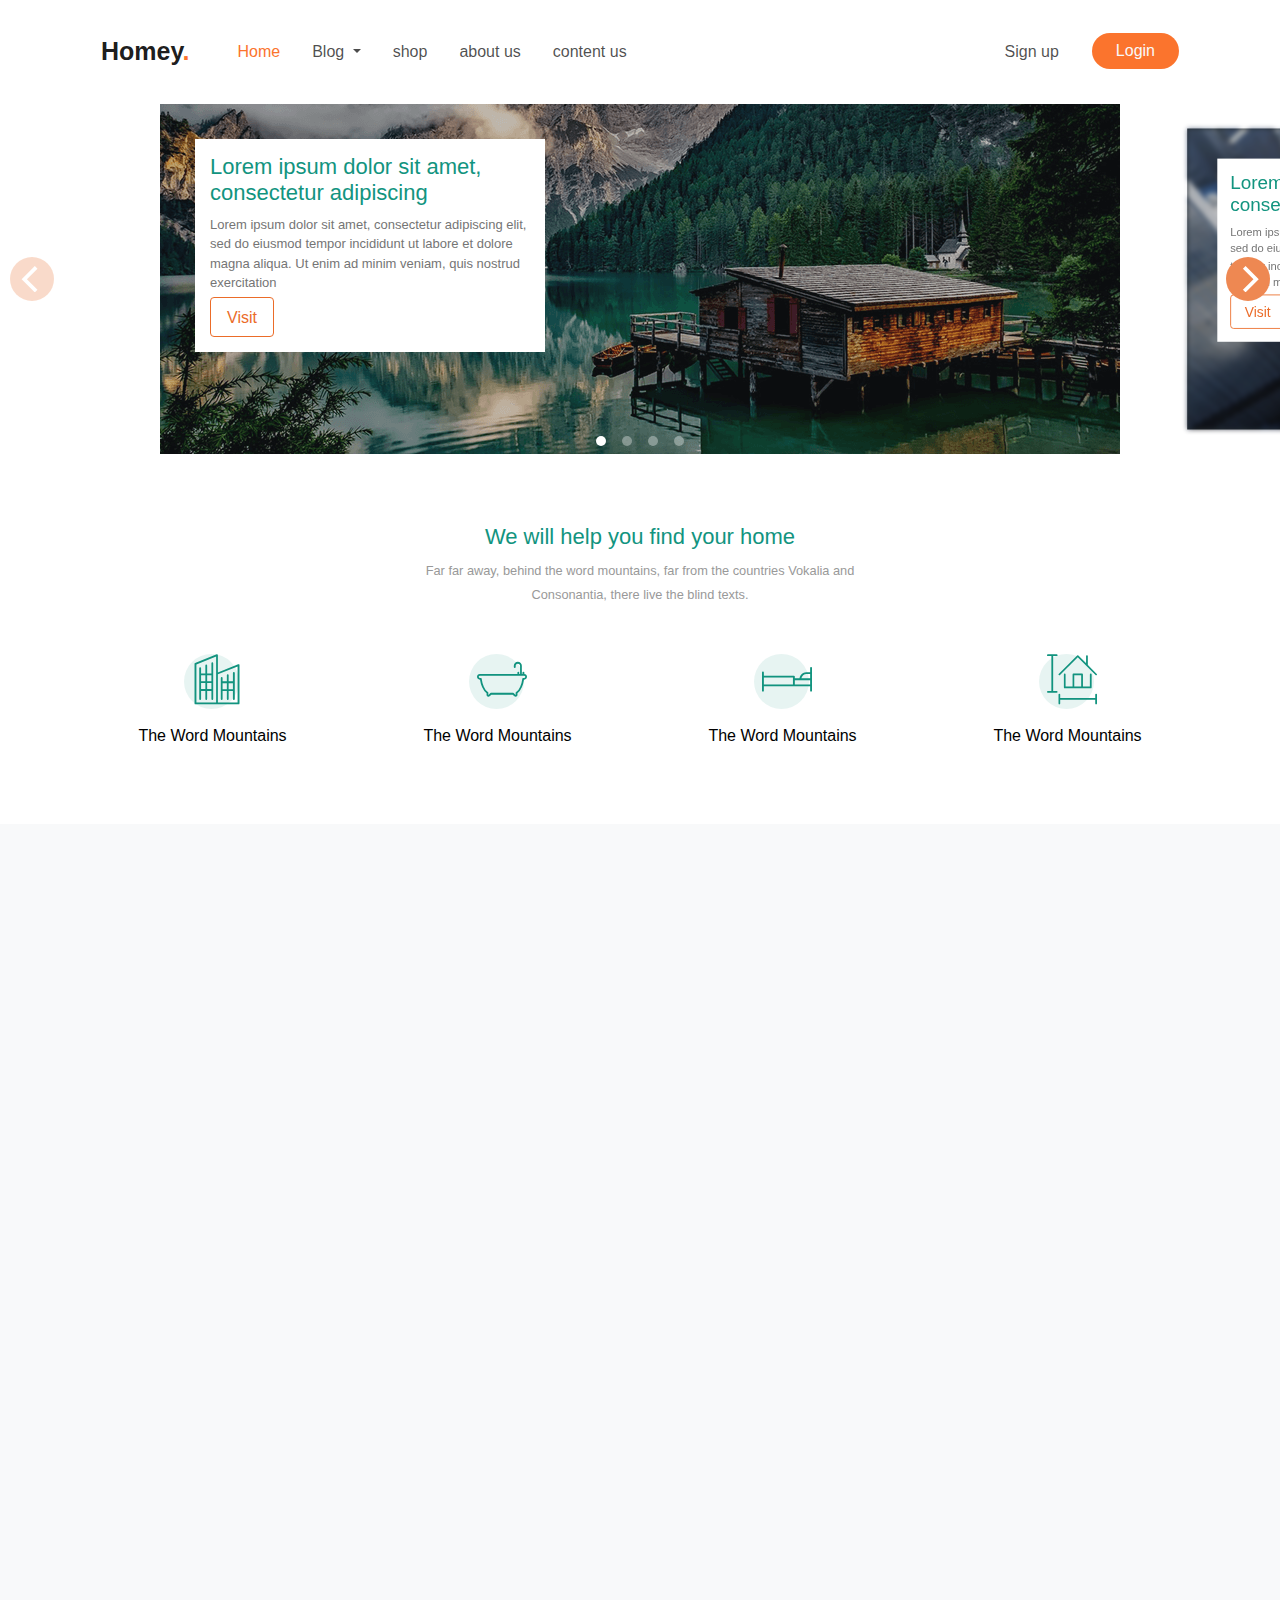
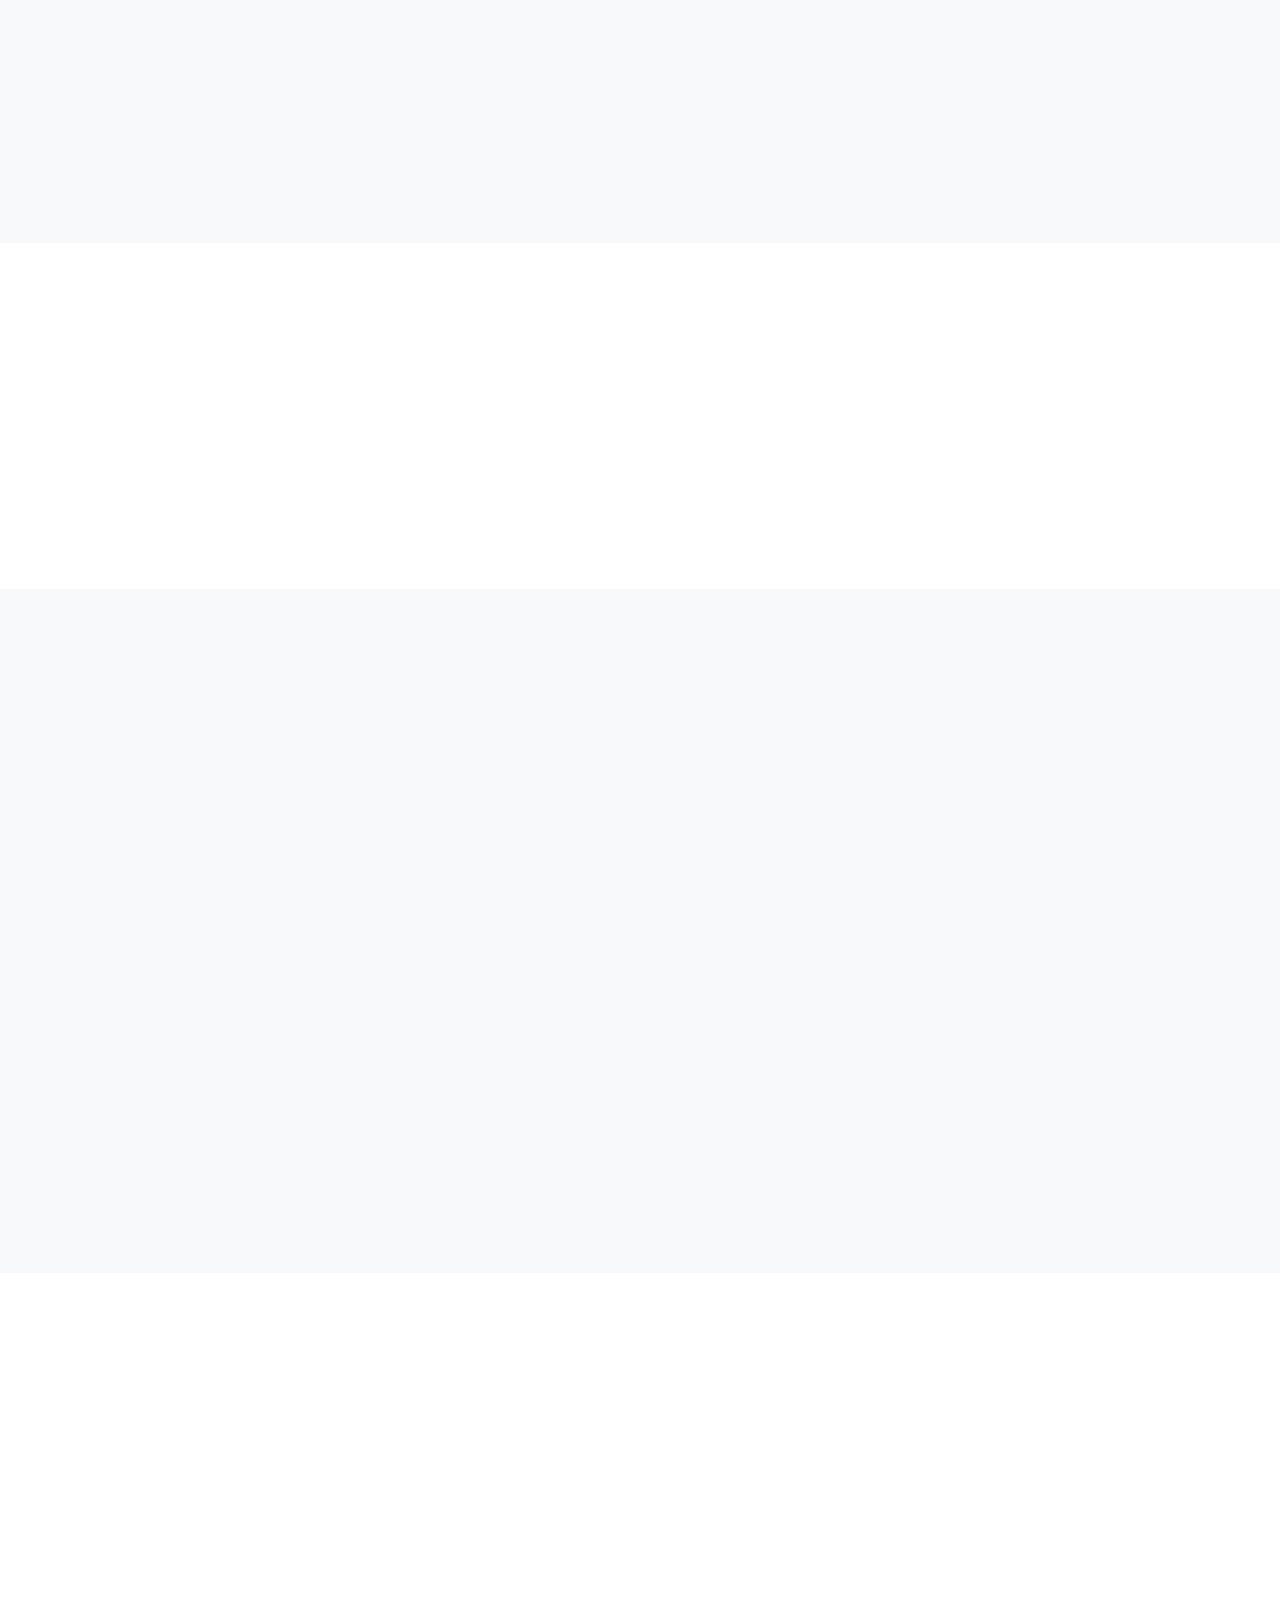
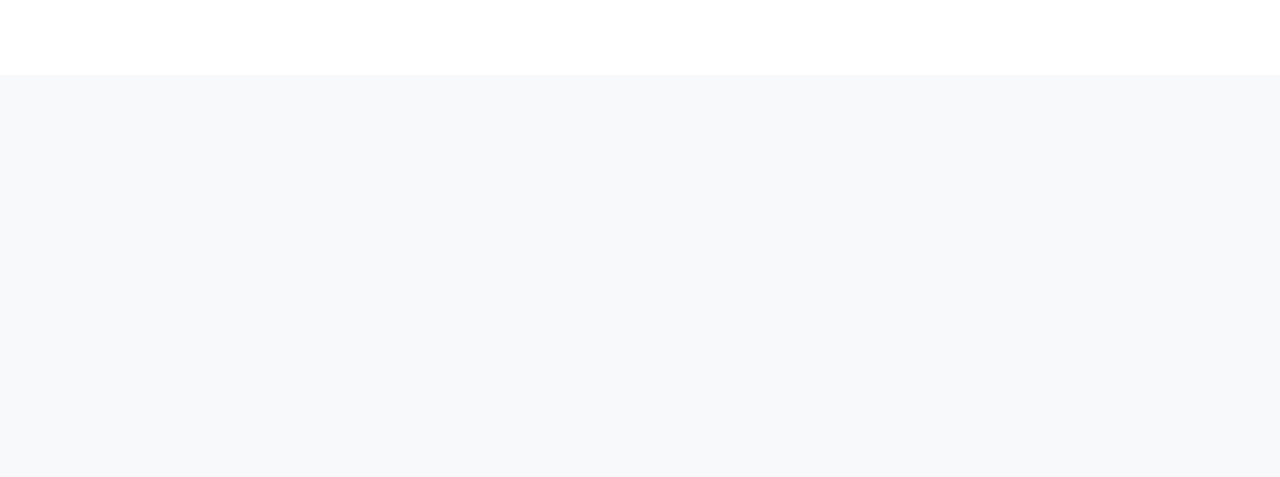
<file: index.html>
<!DOCTYPE html>
<html lang="en">
  <head>
    <meta charset="utf-8" />
    <meta
      name="viewport"
      content="width=device-width, initial-scale=1, shrink-to-fit=no"
    />
    <meta name="author" content="" />
    <link rel="shortcut icon" href="" />

    <meta name="description" content="" />
    <meta name="keywords" content="" />

    <link rel="stylesheet" href="css/bootstrap.min.css" />
    <link rel="stylesheet" href="css/flickity.min.css" />
    <link rel="stylesheet" href="fonts/flaticon/font/flaticon.css" />
    <link rel="stylesheet" href="css/slick-theme.css" />
    <link rel="stylesheet" href="css/slick.css" />
    <link rel="stylesheet" href="fonts/icomoon/style.css">
    <link rel="stylesheet" href="css/aos.css" />
    <link rel="stylesheet" href="css/style.css" />

    <title>Home | Homey</title>
  </head>

  <body>
    <!-- Header -->
    <header>
      <div class="container">
        <nav class="navbar navbar-expand-lg navbar-light bg-whit py-4">
          <!-- Logo -->
          <a class="navbar-brand" href="#">Homey<span>.</span></a>

          <!-- Open Menu Button -->
          <button
            class="navbar-toggler"
            type="button"
            data-toggle="collapse"
            data-target="#navbarNav"
            aria-controls="navbarNav"
            aria-expanded="false"
            aria-label="Toggle navigation"
          >
            <span class="navbar-toggler-icon"></span>
          </button>

          <!-- menu -->
          <div
            class="collapse navbar-collapse justify-content-between"
            id="navbarNav"
          >
            <ul class="navbar-nav pl-3">
              <li class="nav-item active">
                <a class="nav-link p-3" href="#"
                  >Home <span class="sr-only">(current)</span></a
                >
              </li>

              <li class="nav-item dropdown">
                <a
                  class="nav-link dropdown-toggle p-3"
                  href="#"
                  id="navbarDropdownMenuLink"
                  data-toggle="dropdown"
                  aria-haspopup="true"
                  aria-expanded="false"
                >
                  Blog
                </a>
                <ul
                  class="dropdown-menu"
                  aria-labelledby="navbarDropdownMenuLink"
                >
                  <li class="nav-item">
                    <a class="nav-link pl-4" href="#">Action</a>
                  </li>
                  <li class="nav-item">
                    <a class="nav-link pl-4" href="#">Another action</a>
                  </li>
                  <li class="nav-item">
                    <a class="nav-link pl-4" href="#">Something else</a>
                  </li>
                </ul>
              </li>

              <li class="nav-item">
                <a class="nav-link p-3" href="#">shop</a>
              </li>

              <li class="nav-item">
                <a class="nav-link p-3" href="#">about us</a>
              </li>

              <li class="nav-item">
                <a class="nav-link p-3" href="#">content us</a>
              </li>
            </ul>

            <!-- navbar right -->
            <ul class="navbar-nav">
              <li class="nav-item">
                <a class="sign-up btn px-4 my-auto" href="#">Sign up</a>
              </li>

              <li class="nav-item login ml-2">
                <a
                  class="btn px-4 login-button border-0"
                  data-toggle="dropdown"
                  aria-haspopup="true"
                  aria-expanded="false"
                  >Login</a
                >
                <!-- dropdown login form-->
                <div class="dropdown-menu">
                  <form class="px-4 py-3">
                    <div class="form-group">
                      <label for="exampleDropdownFormEmail1"
                        >Email address</label
                      >
                      <input
                        type="email"
                        class="form-control"
                        id="exampleDropdownFormEmail1"
                        placeholder="email@example.com"
                      />
                    </div>
                    <div class="form-group">
                      <label for="exampleDropdownFormPassword1">Password</label>
                      <input
                        type="password"
                        class="form-control"
                        id="exampleDropdownFormPassword1"
                        placeholder="Password"
                      />
                    </div>
                    <div class="form-check">
                      <label class="container form-check-label d-flex align-items-center" for="dropdownCheck">Remember me
                        <input type="checkbox" class="form-check-input" id="dropdownCheck">
                        <span class="checkmark"></span>
                      </label>
                    </div>
                    <button type="submit" class="btn submit w-100">
                      Sign in
                    </button>
                  </form>
                </div>
              </li>
            </ul>
          </div>
        </nav>
      </div>
    </header>
    <!-- End Header -->

    <!-- Corusel -->
    <section class="top-corusel-section" data-aos="fade-up"> 
      <div class="top-corusel" data-flickity="{  }">
        <div class="carousel-cell">
          <img src="images/house.png" alt="img" />
          <div class="overlay">
            <h6>
              <a href="#">Lorem ipsum dolor sit amet, consectetur adipiscing</a>
            </h6>
            <small
              >Lorem ipsum dolor sit amet, consectetur adipiscing elit, sed do
              eiusmod tempor incididunt ut labore et dolore magna aliqua. Ut
              enim ad minim veniam, quis nostrud exercitation
            </small>
            <a href="" class="btn mt-1 pt-2 px-3">Visit</a>
          </div>
        </div>
        <div class="carousel-cell">
          <img src="images/fullimage3.jpg" alt="img" />
          <div class="overlay">
            <h6>
              <a href="#">Lorem ipsum dolor sit amet, consectetur adipiscing</a>
            </h6>
            <small
              >Lorem ipsum dolor sit amet, consectetur adipiscing elit, sed do
              eiusmod tempor adipiscing elit, sed do eiusmod tempor incididunt
              ut labore et dolore magna aliqua. Ut enim ad minim veniam, quis
              nostrud exercitation
            </small>
            <a href="" class="btn mt-1 pt-2 px-3">Visit</a>
          </div>
        </div>
        <div class="carousel-cell">
          <img src="images/top-coruser.png" alt="img" />
          <div class="overlay">
            <h6><a href="#">Lorem ipsum dolor sit amet</a></h6>
            <small
              >Lorem ipsum dolor sit amet, consectetur adipiscing elit, sed do
              eiusmod tempor incididunt ut labore et dolore magna aliqua. Ut
              enim ad minim veniam, quis nostrud exercitation
            </small>
            <a href="" class="btn mt-1 pt-2 px-3">Visit</a>
          </div>
        </div>
        <div class="carousel-cell">
          <img src="images/ted.png" alt="img" />
          <div class="overlay">
            <h6>
              <a href="#"
                >Lorem ipsum dolor sit amet, consectetur sit amet adipiscing</a
              >
            </h6>
            <small
              >Lorem ipsum dolor sit amet, consectetur adipiscing elit et dolore
              magna aliqua. Ut enim ad minim veniam, quis nostrud exercitation
            </small>
            <a href="" class="btn mt-1 pt-2 px-3">Visit</a>
          </div>
        </div>
      </div>
    </section>
    <!-- End Corusel -->

    <!-- service -->
    <section class="service-section p-70">
      <div class="container">
        <!-- heading -->
        <div class="row" data-aos="fade-up">
          <div class="col-12 pb-5 text-center heading">
            <h2>We will help you find your home</h2>
            <small>
              Far far away, behind the word mountains, far from the countries
              Vokalia and<br />
              Consonantia, there live the blind texts.
            </small>
          </div>
        </div>
        <div class="row justify-content-center">
          <!-- post -->
          <div class="col-6 col-lg-3 mb-5 mb-lg-0" data-aos="zoom-in-up">
            <div class="service text-center">
              <div class="icon-wrap position-relative d-inline-block">
                <span class="flaticon-building ml-2"></span>
              </div>
              <div>
                <h3><a href="#">The Word Mountains</a></h3>
              </div>
            </div>
          </div>
          <!-- post -->
          <div class="col-6 col-lg-3 mb-5 mb-lg-0" data-aos="zoom-in-up">
            <div class="service text-center">
              <div class="icon-wrap position-relative d-inline-block">
                <span class="flaticon-bathtub ml-2"></span>
              </div>
              <div>
                <h3><a href="#">The Word Mountains</a></h3>
              </div>
            </div>
          </div>
          <!-- post -->
          <div class="col-6 col-lg-3 mb-5 mb-lg-0" data-aos="zoom-in-up">
            <div class="service text-center">
              <div class="icon-wrap position-relative d-inline-block">
                <span class="flaticon-bed ml-2"></span>
              </div>
              <div>
                <h3><a href="#">The Word Mountains</a></h3>
              </div>
            </div>
          </div>
          <!-- post -->
          <div class="col-6 col-lg-3 mb-5 mb-lg-0" data-aos="zoom-in-up">
            <div class="service text-center">
              <div class="icon-wrap position-relative d-inline-block">
                <span class="flaticon-house-size ml-2"></span>
              </div>
              <div>
                <h3><a href="#">The Word Mountains</a></h3>
              </div>
            </div>
          </div>
          <!-- End post -->
        </div>
      </div>
    </section>
    <!-- End service -->

    <!-- Latest News -->
    <section class="latest-news-section pt-4 bg-light">
      <div class="container">
        <div class="row">
          <!-- heading -->
          <div class="col-12 pt-5 d-flex justify-content-between heading" data-aos="fade-up">
            <a href="#"><h2>Latest News</h2></a>
            <a href="#" class="btn show-more px-3">
              <svg
                xmlns="http://www.w3.org/2000/svg"
                width="16"
                height="16"
                fill="currentColor"
                class="bi bi-arrow-right"
                viewBox="0 0 16 16"
              >
                <path
                  fill-rule="evenodd"
                  d="M1 8a.5.5 0 0 1 .5-.5h11.793l-3.147-3.146a.5.5 0 0 1 .708-.708l4 4a.5.5 0 0 1 0 .708l-4 4a.5.5 0 0 1-.708-.708L13.293 8.5H1.5A.5.5 0 0 1 1 8z"
                />
              </svg>
              <span>Show more</span>
            </a>
          </div>
        </div>

          <div class="latest-news blog row">
            <!-- post -->
            <div class="col-12 col-sm-6 col-lg-4" data-aos="fade-up">
              <div class="card bg-transparent border-0 my-3">
                <div class="card-img">
                  <a href="#">
                    <img
                      class="card-img-top img-fluid"
                      src="images/Untitled-1.png"
                      alt=""
                    />
                  </a>
                </div>
                <div class="card-body p-3">
                  <a href="#"><h4>One morning, when Gregor Samsa woke</h4></a>
                  <small class="text-justify">
                    A wonderful serenity has taken possession of my entire soul,
                    like these sweet mornings of spring which I enjoy with my
                    whole heart. I am alone
                  </small>
                </div>
              </div>
            </div>
            <!-- post -->
            <div class="col-12 col-sm-6 col-lg-4" data-aos="fade-up">
              <div class="card bg-transparent border-0 my-3">
                <div class="card-img">
                  <a href="#">
                    <img
                      class="card-img-top img-fluid"
                      src="images/Untitled-2.png"
                      alt=""
                    />
                  </a>
                </div>
                <div class="card-body p-3">
                  <a href="#">
                    <h4>One morning, when Gregor Samsa woke</h4>
                  </a>
                  <small class="text-justify">
                    But I must explain to you how all this mistaken idea of
                    denouncing pleasure and praising pain was born and I will
                    give you a complete account of the system
                  </small>
                </div>
              </div>
            </div>
            <!-- post -->
            <div class="col-12 col-sm-6 col-lg-4" data-aos="fade-up">
              <div class="card bg-transparent border-0 my-3">
                <div class="card-img">
                  <a href="#">
                    <img
                      class="card-img-top img-fluid"
                      src="images/Untitled-3.png"
                      alt=""
                    />
                  </a>
                </div>
                <div class="card-body p-3">
                  <a href="#">
                    <h4>But I must explain to you how all</h4>
                  </a>
                  <small class="text-justify">
                    But I must explain to you how all this mistaken idea of
                    denouncing pleasure and praising pain was born and I will
                    give you a complete account of the system
                  </small>
                </div>
              </div>
            </div>
            <!-- End post -->
          </div>
      </div>
    </section>
    <!-- End Latest News -->

    <!-- Most views -->
    <section class="Most-views-section pb-4 bg-light">
      <div class="container">
        <!-- heading -->
        <div class="row">
          <div class="col-12 pt-5 d-flex justify-content-between heading" data-aos="fade-up">
            <a href="#"><h2>Most views</h2></a>
            <!-- btn -->
            <a href="#" class="btn show-more px-3">
              <svg
                xmlns="http://www.w3.org/2000/svg"
                width="16"
                height="16"
                fill="currentColor"
                class="bi bi-arrow-right"
                viewBox="0 0 16 16"
              >
                <path
                  fill-rule="evenodd"
                  d="M1 8a.5.5 0 0 1 .5-.5h11.793l-3.147-3.146a.5.5 0 0 1 .708-.708l4 4a.5.5 0 0 1 0 .708l-4 4a.5.5 0 0 1-.708-.708L13.293 8.5H1.5A.5.5 0 0 1 1 8z"
                />
              </svg>
              <span>Show more</span>
            </a>
          </div>
        </div>

          <div class="Most-views blog row">
            <!-- post -->
            <div class="col-12 col-sm-6 col-lg-4" data-aos="fade-up">
              <div class="card bg-transparent border-0 my-3">
                <div class="card-img">
                  <a href="#">
                    <img
                      class="card-img-top img-fluid"
                      src="images/Untitled-1.png"
                      alt=""
                    />
                  </a>
                </div>
                <div class="card-body p-3">
                  <a href="#"><h4>One morning, when Gregor Samsa woke</h4></a>
                  <small class="text-justify">
                    A wonderful serenity has taken possession of my entire soul,
                    like these sweet mornings of spring which I enjoy with my
                    whole heart. I am alone
                  </small>
                </div>
              </div>
            </div>
            <!-- post -->
            <div class="col-12 col-sm-6 col-lg-4" data-aos="fade-up">
              <div class="card bg-transparent border-0 my-3">
                <div class="card-img">
                  <a href="#">
                    <img
                      class="card-img-top img-fluid"
                      src="images/Untitled-2.png"
                      alt=""
                    />
                  </a>
                </div>
                <div class="card-body p-3">
                  <a href="#">
                    <h4>One morning, when Gregor Samsa woke</h4>
                  </a>
                  <small class="text-justify">
                    But I must explain to you how all this mistaken idea of
                    denouncing pleasure and praising pain was born and I will
                    give you a complete account of the system
                  </small>
                </div>
              </div>
            </div>
            <!-- post -->
            <div class="col-12 col-sm-6 col-lg-4" data-aos="fade-up">
              <div class="card bg-transparent border-0 my-3">
                <div class="card-img">
                  <a href="#">
                    <img
                      class="card-img-top img-fluid"
                      src="images/Untitled-3.png"
                      alt=""
                    />
                  </a>
                </div>
                <div class="card-body p-3">
                  <a href="#">
                    <h4>But I must explain to you how all</h4>
                  </a>
                  <small class="text-justify">
                    But I must explain to you how all this mistaken idea of
                    denouncing pleasure and praising pain was born and I will
                    give you a complete account of the system
                  </small>
                </div>
              </div>
            </div>
            <!-- End post -->
          </div>
      </div>
    </section>
    <!-- End Most views -->

    <!-- feature -->
    <section class="feature-section p-70">
      <div class="container">
        <div class="row">
          <div class="col-lg-6 mb-5 mb-lg-0" data-aos="fade-up">
            <a href="#" class="feature p-5 d-flex">
              <div class="icon">
                <svg
                  xmlns="http://www.w3.org/2000/svg"
                  width="16"
                  height="16"
                  fill="currentColor"
                  class="bi bi-chat-left"
                  viewBox="0 0 16 16"
                >
                  <path
                    fill-rule="evenodd"
                    d="M14 1H2a1 1 0 0 0-1 1v11.586l2-2A2 2 0 0 1 4.414 11H14a1 1 0 0 0 1-1V2a1 1 0 0 0-1-1zM2 0a2 2 0 0 0-2 2v12.793a.5.5 0 0 0 .854.353l2.853-2.853A1 1 0 0 1 4.414 12H14a2 2 0 0 0 2-2V2a2 2 0 0 0-2-2H2z"
                  />
                </svg>
              </div>
              <div class="text">
                <h3>Visit our Blog</h3>
                <p>
                  Far far away, behind the word mountains, far from the
                  countries Vokalia and Consonantia, there live the blind texts.
                </p>
              </div>
            </a>
          </div>
          <!-- /.col-lg-6 -->
          <div class="col-lg-6 mb-5 mb-lg-0" data-aos="fade-up">
            <a href="#" class="feature p-5 d-flex">
              <div class="icon">
                <svg
                  xmlns="http://www.w3.org/2000/svg"
                  width="16"
                  height="16"
                  fill="currentColor"
                  class="bi bi-bookmarks"
                  viewBox="0 0 16 16"
                >
                  <path
                    fill-rule="evenodd"
                    d="M2 4a2 2 0 0 1 2-2h6a2 2 0 0 1 2 2v11.5a.5.5 0 0 1-.777.416L7 13.101l-4.223 2.815A.5.5 0 0 1 2 15.5V4zm2-1a1 1 0 0 0-1 1v10.566l3.723-2.482a.5.5 0 0 1 .554 0L11 14.566V4a1 1 0 0 0-1-1H4z"
                  />
                  <path
                    fill-rule="evenodd"
                    d="M4.268 1H12a1 1 0 0 1 1 1v11.768l.223.148A.5.5 0 0 0 14 13.5V2a2 2 0 0 0-2-2H6a2 2 0 0 0-1.732 1z"
                  />
                </svg>
              </div>
              <div class="text">
                <h3>Visit our Blog</h3>
                <p>
                  Far far away, behind the word mountains, far from the
                  countries Vokalia and Consonantia, there live the blind texts.
                </p>
              </div>
            </a>
          </div>
          <!-- /.col-lg-6 -->
        </div>
      </div>
    </section>
    <!-- End feature -->

    <!-- why us -->
    <section class="why-us-section p-70 bg-light">
      <div class="container">
        <div class="row align-items-center why-us">
          <div class="col-lg-4">
            <ul class="list-unstyled list">
              <li data-aos="fade-up-right">
                <a href="#" class="d-flex align-item-center">
                  <div class="icon">
                    <span class="flaticon-bed"></span>
                  </div>
                  <div class="text">
                    <p>I throw myself down among the tall grass by;</p>
                  </div>
                </a>
              </li>
              <li data-aos="fade-up-right">
                <a href="#" class="d-flex align-item-center">
                  <div class="icon">
                    <span class="flaticon-bathtub"></span>
                  </div>
                  <div class="text">
                    <p>Nor again is there anyone who loves or pursues</p>
                  </div>
                </a>
              </li>
              <li data-aos="fade-up-right">
                <a href="#" class="d-flex align-item-center">
                  <div class="icon">
                    <span class="flaticon-garage"></span>
                  </div>
                  <div class="text">
                    <p>Everyone realizes why a new common</p>
                  </div>
                </a>
              </li>
              <li data-aos="fade-up-right">
                <a href="#" class="d-flex align-item-center">
                  <div class="icon">
                    <span class="flaticon-map"></span>
                  </div>
                  <div class="text">
                    <p>The quick, brown fox jumps over a lazy dog.</p>
                  </div>
                </a>
              </li>
              <li data-aos="fade-up-right">
                <a href="#" class="d-flex align-item-center">
                  <div class="icon">
                    <span class="flaticon-building"></span>
                  </div>
                  <div class="text">
                    <p>
                      Lorem ipsum dolor sit amet, consectetuer adipiscing elit.
                      Aenean commodo
                    </p>
                  </div>
                </a>
              </li>
            </ul>
          </div>
          <!-- /.col-lg-4 -->
          <div class="col-md-6 col-lg-4 mb-4 mb-md-0 image" data-aos="fade-up">
            <img src="images/why-us.jpg" alt="" class="img-fluid" />
          </div>
          <!-- /.col-lg-4 -->
          <div class="col-md-6 col-lg-4 mb-4 mb-md-0 caption" data-aos="fade-up-left">
            <h3>Why Us</h3>
            <h2>We Will Help You Find Your Home</h2>

            <p>
              Far far away, behind the word mountains, far from the countries
              Vokalia and Consonantia, there live the blind texts. Separated
              they live in Bookmarksgrove right at the coast of the Semantics, a
              large language ocean.
              <br />
              A small river named Duden flows by their place and supplies it
              with the necessary regelialia. It is a paradisematic country, in
              which roasted parts of sentences fly into your mouth.
            </p>
          </div>
          <!-- /.col-lg-4 -->
        </div>
      </div>
    </section>
    <!-- End why us -->

    <!-- quotation -->
    <section class="quotation-section p-70">
      <div class="container">
        <div class="row align-items-stretch quotation">
          <div class="col-12 col-lg-8" data-aos="fade-right">
            <div class="card-body border-0 d-flex flex-column shadow-sm px-4 py-5">
              <div class="quot"><span>,,</span></div>
              <div class="text w-100 pl-4 pt-4">
                <blockquote>
                  <p>
                    One morning, when Gregor Samsa woke from troubled dreams, he
                    found himself transformed in his bed into a horrible vermin.
                    He lay on his armour-like back, and if he lifted his head a
                    little he could see his brown belly, slightly domed and
                    divided by arches into stiff sections. The bedding was hardly
                    able to cover it and seemed ready to slide off any moment.
                  </p>
                </blockquote>
                <div class="author d-block position-relative">
                  <a href="#" class="d-flex align-items-center m-0 p-0">
                    <div class="icon align-self-start">
                      <img src="images/photo_2020-07-25_20-12-27.jpg" alt="" class="img-fluid">
                    </div>
                    <div class="text">
                      <p class="m-0">
                        <strong>Amir Abbas Mousavi</strong>
                        <small>CEO — Stack, Inc.</small>
                      </p>
                    </div>
                  </a>
                  <div class="card shadow border-0 user-info position-absolute">
                    <div class="card-body">
                      <div class="text">
                        <p class="m-0">
                          <a href="#" class="m-0 p-0"><strong>Amir Abbas Mousavi</strong></a>
                          <small class="d-block">CTO — Stack, Inc.</small>
                          <small>
                            I throw myself down among the tall grass by the trickling stream; and, as I lie close to the earth, a thousand unknown plants are
                          </small>
                        </p>
                      </div>
                    </div>
                  </div>
                </div>
              </div>

            </div>
          </div>
          <!-- /.col-12.col-lg-8 -->
          <div class="col-12 col-lg-4" data-aos="fade-left">
            <div class="card-body border-0 d-flex flex-column shadow-sm px-4 py-5">
              <div class="quot"><span>,,</span></div>
              <div class="text w-100 pl-4 pt-4">
                <blockquote>
                  <p>
                    His many legs, pitifully thin compared with the size of the rest of him, waved about helplessly as he looked. "What's happened to me?
                  </p>
                </blockquote>
                <div class="author d-block position-relative">
                  <a href="#" class="d-flex align-items-center m-0 p-0">
                    <div class="icon align-self-start">
                      <img src="images/photo_2020-07-25_20-12-27.jpg" alt="" class="img-fluid">
                    </div>
                    <div class="text">
                      <p class="m-0">
                        <strong>Amir Abbas Mousavi</strong>
                        <small>CTO — Stack, Inc.</small>
                      </p>
                    </div>
                  </a>
                  <div class="card shadow border-0 user-info position-absolute">
                    <div class="card-body">
                      <div class="text">
                        <p class="m-0">
                          <a href="#" class="m-0 p-0"><strong>Amir Abbas Mousavi</strong></a>
                          <small class="d-block">CTO — Stack, Inc.</small>
                          <small>
                            I throw myself down among the tall grass by the trickling stream; and, as I lie close to the earth, a thousand unknown plants are
                          </small>
                        </p>
                      </div>
                    </div>
                  </div>
                </div>
              </div>

            </div>
          </div>
          <!-- /.col-12.col-lg-4 -->
        </div>
      </div>
    </section>
    <!-- End quotation -->

    <!-- footer -->
    <footer class="bg-light p-70 pb-0">
      <div class="container">
        <div class="row">
          <div class="col-6 col-sm-6 col-md-4" data-aos="flip-down">
            <div class="widget">
              <h6> About PiperNet.ir </h6>
              <small>
                Far far away, behind the word mountains, far from the countries Vokalia and Consonantia, there live the blind texts.
              </small>
            </div>
            <div class="widget">

            </div>
          </div>
          <!-- /.col-md-4 -->
          <div class="col-6 col-sm-3 col-md-2 pl-lg-5" data-aos="flip-down">
            <div class="widget">
              <h6>Pages</h6>
              <ul class="nav flex-column">
                <li class="nav-item">
                  <a href="#" class="nav-link">Services</a>
                </li>
                <li class="nav-item">
                  <a href="#" class="nav-link">Terms</a>
                </li>
                <li class="nav-item">
                  <a href="#" class="nav-link">Privacy</a>
                </li>
                <li class="nav-item">
                  <a href="#" class="nav-link">Buy</a>
                </li>
                <li class="nav-item">
                  <a href="#" class="nav-link">Sell</a>
                </li>
              </ul>
            </div>
          </div>
          <!-- /.col-md-2 -->
          <div class="col-6 col-sm-3 col-md-2" data-aos="flip-down">
            <div class="widget">
              <h6>Resources</h6>
              <ul class="nav flex-column">
                <li class="nav-item">
                  <a href="#" class="nav-link">Blog</a>
                </li>
                <li class="nav-item">
                  <a href="#" class="nav-link">About</a>
                </li>
                <li class="nav-item">
                  <a href="#" class="nav-link">Contact</a>
                </li>
              </ul>
            </div>
          </div>
          <!-- /.col-md-2 -->
          <div class="col-6 col-sm-6 col-md-4" data-aos="flip-down">
            <div class="widget quick-info">
              <h6>Contact</h6>
              <ul class="nav flex-column">
                <li class="nav-item mail">
                  <a href="mailto:mamyrbas@gmail.com" class="nav-link">mamyrbas@gmail.com</a>
                </li>
                <li class="nav-item phone">
                  <a href="tel:+989190488012" class="nav-link">+98 9190488012</a>
                </li>
                <li class="nav-item map">
                  <a href="https://goo.gl/maps/TLqRWGLZUTyetkJ5A" class="nav-link">Iran, Qom, Islamic Revolution Street</a>
                </li>
              </ul>
            </div>
          </div>
          <!-- /.col-md-4 -->
          <div class="col-12" data-aos="flip-down">
            <div class="widget copy-right py-5 mb-0 d-flex justify-content-between">
              <small>© 2020. All Rights Reserved. <a href="#">PiperNet.ir</a> </small>

              <ul class="nav d-flex">
                <li class="nav-item">
                  <a href="#" class="nav-link px-3">Terms</a>
                </li>
                <li class="nav-item">
                  <a href="#" class="nav-link px-3">Privacy</a>
                </li>
              </ul>
            </div>
          </div>
          <!-- /.col-12 -->
        </div>
      </div>
    </footer>
    <!-- End footer -->

  </body>
  <script src="js/jquery-3.4.1.min.js"></script>
  <script src="js/popper.min.js"></script>
  <script src="js/bootstrap.min.js"></script>
  <script src="js/flickity.pkgd.min.js"></script>
  <script src="js/slick.min.js"></script>
  <script src="js/aos.js"></script>
  <script src="js/custom.js"></script>
</html>
</file>
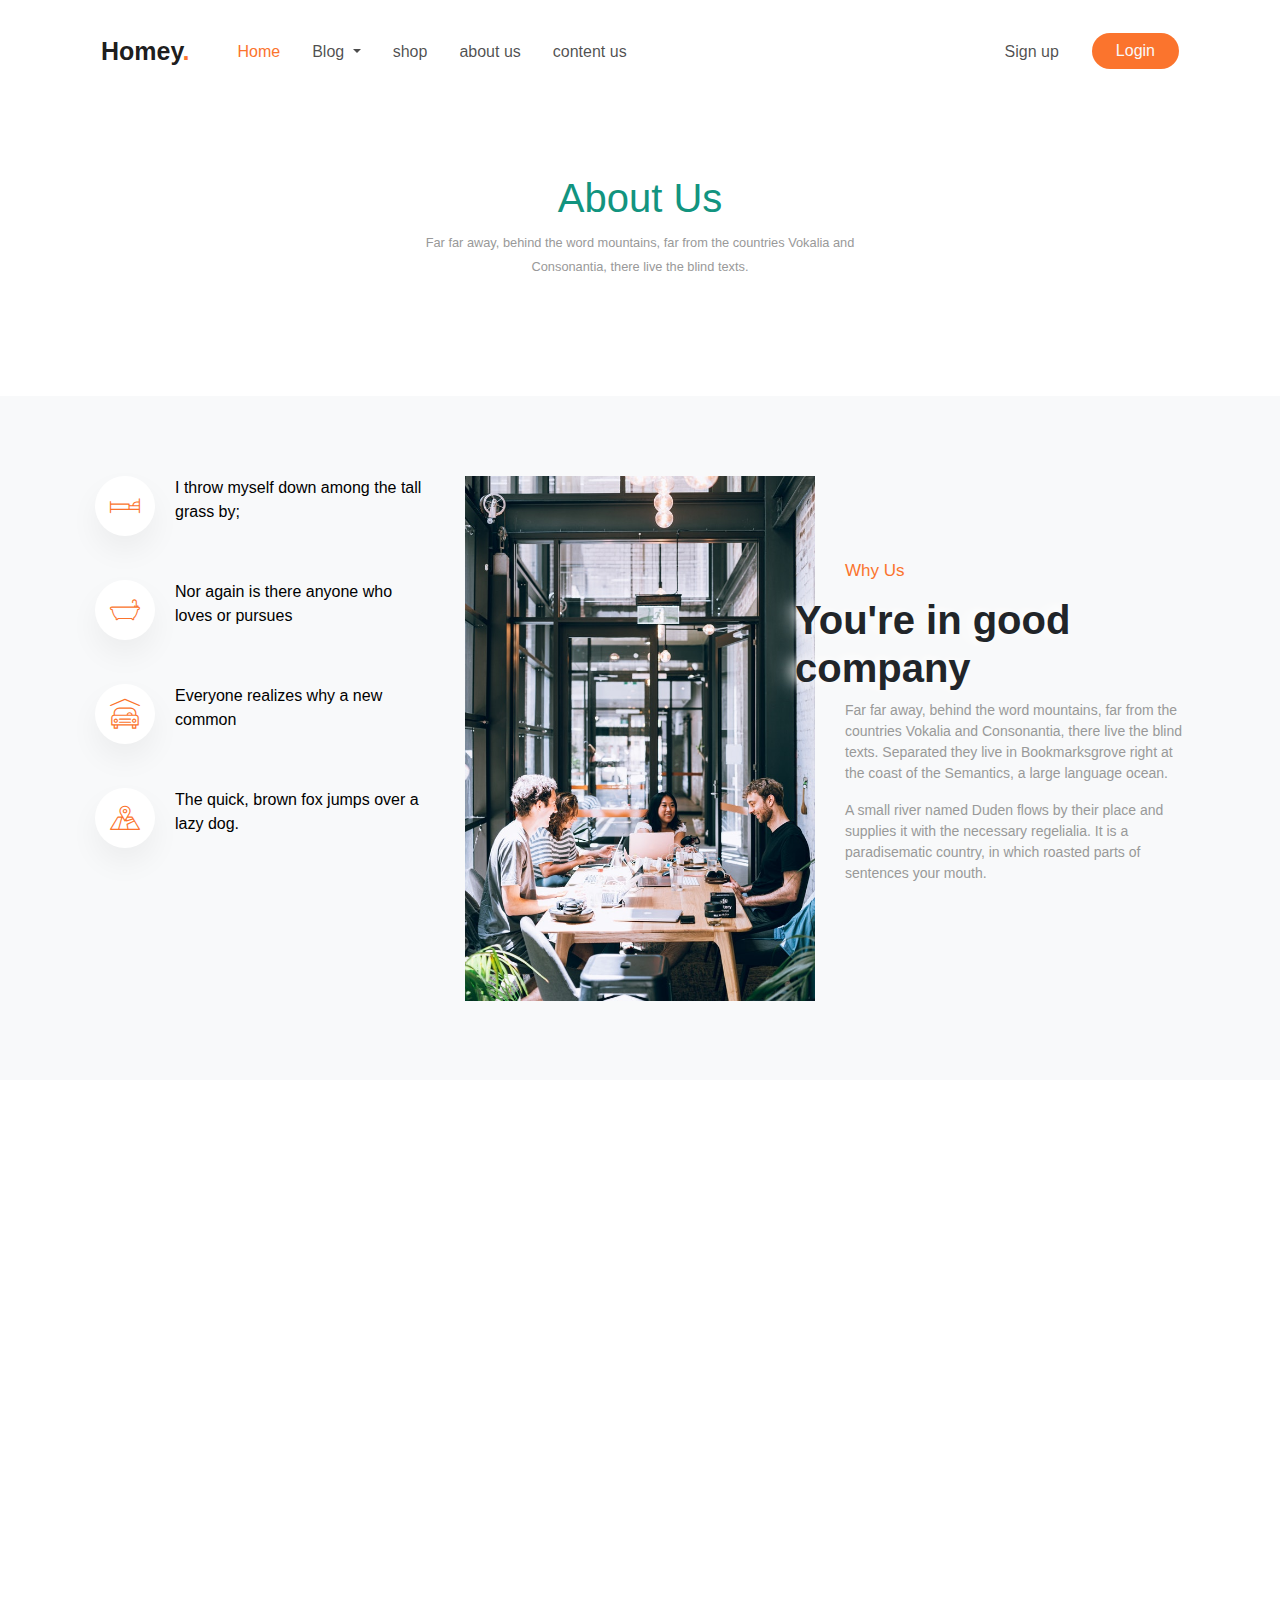
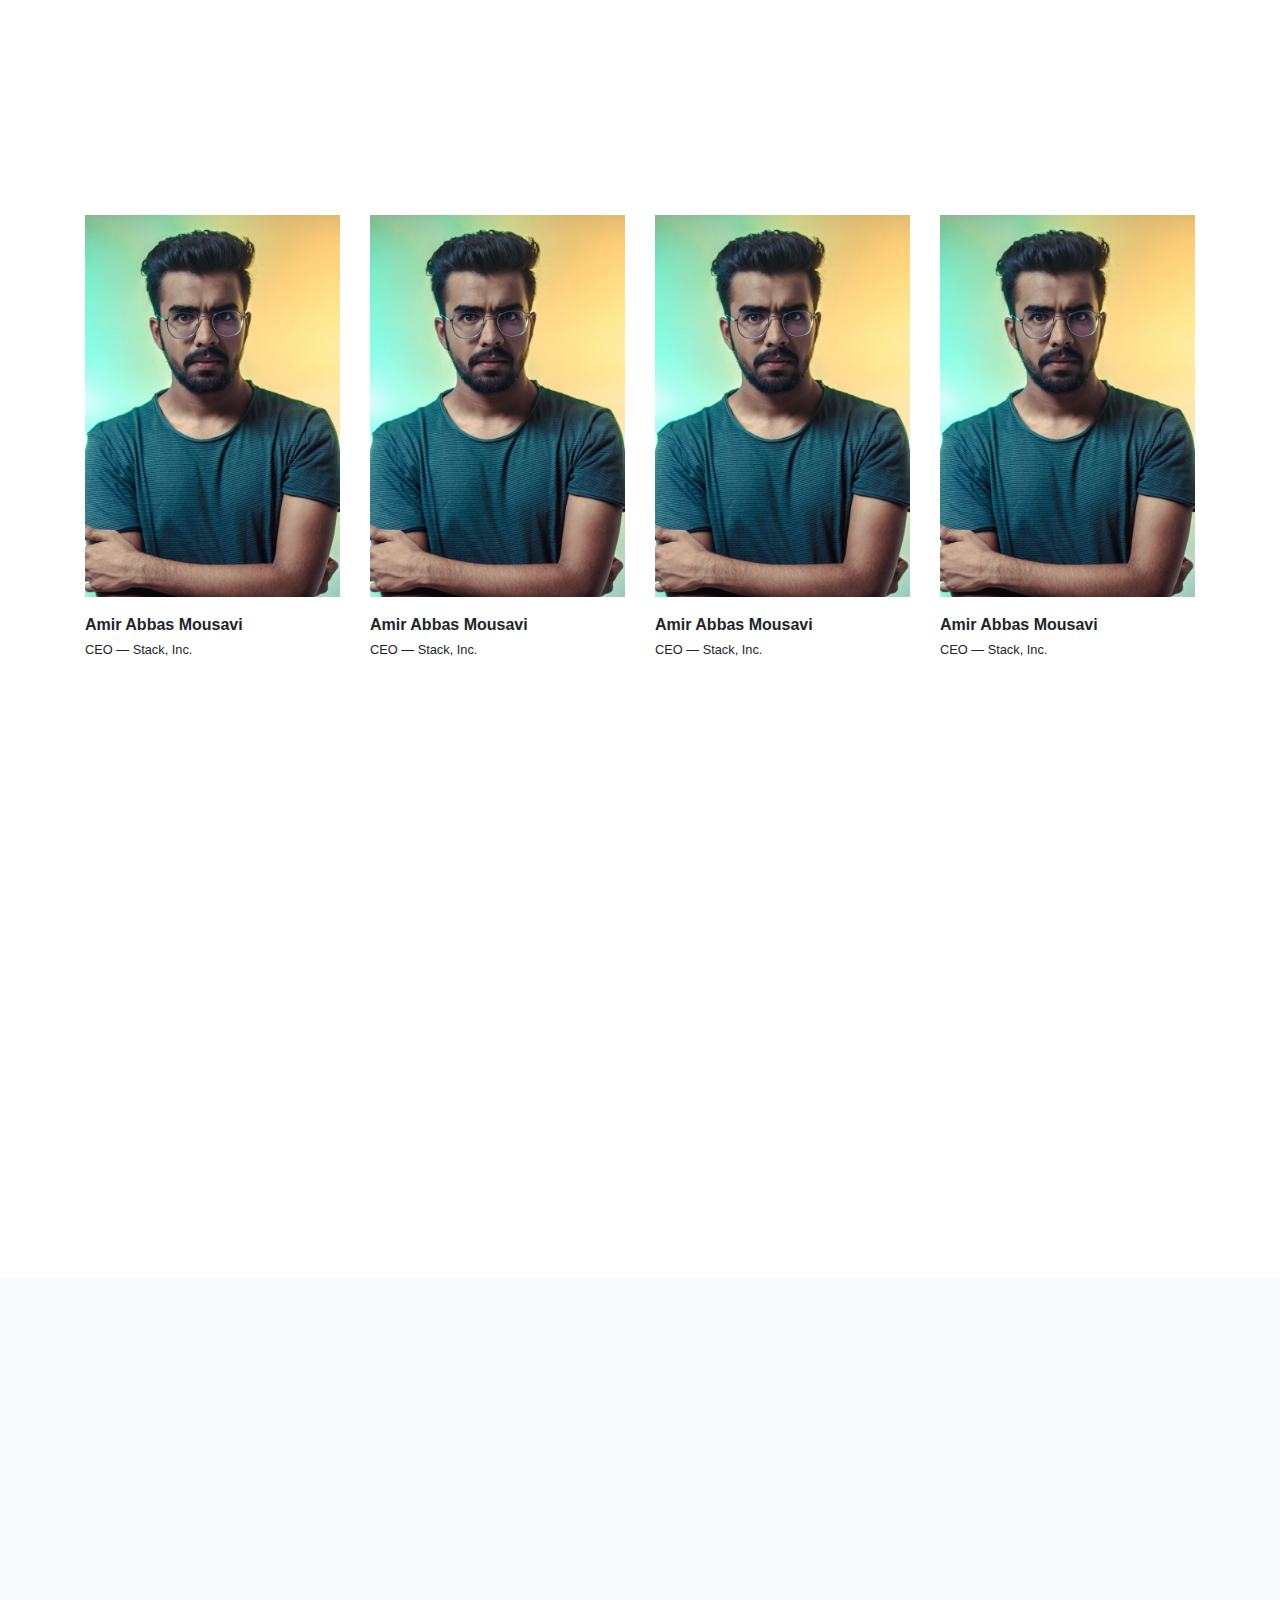
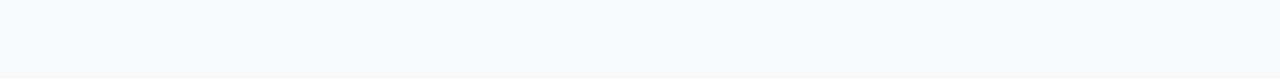
<file: about.html>
<!DOCTYPE html>
<html lang="en">
  <head>
    <meta charset="utf-8" />
    <meta
      name="viewport"
      content="width=device-width, initial-scale=1, shrink-to-fit=no"
    />
    <meta name="author" content="" />
    <link rel="shortcut icon" href="" />

    <meta name="description" content="" />
    <meta name="keywords" content="" />

    <link rel="stylesheet" href="css/bootstrap.min.css" />
    <link rel="stylesheet" href="css/flickity.min.css" />
    <link rel="stylesheet" href="fonts/flaticon/font/flaticon.css" />
    <link rel="stylesheet" href="css/slick-theme.css" />
    <link rel="stylesheet" href="css/slick.css" />
    <link rel="stylesheet" href="fonts/icomoon/style.css" />
    <link rel="stylesheet" href="css/aos.css" />
    <link rel="stylesheet" href="css/style.css" />

    <title>Home | Homey</title>
  </head>

  <body class="about-us">
    <!-- Header -->
    <header>
      <div class="container">
        <nav class="navbar navbar-expand-lg navbar-light bg-whit py-4">
          <!-- Logo -->
          <a class="navbar-brand" href="#">Homey<span>.</span></a>

          <!-- Open Menu Button -->
          <button
            class="navbar-toggler"
            type="button"
            data-toggle="collapse"
            data-target="#navbarNav"
            aria-controls="navbarNav"
            aria-expanded="false"
            aria-label="Toggle navigation"
          >
            <span class="navbar-toggler-icon"></span>
          </button>

          <!-- menu -->
          <div
            class="collapse navbar-collapse justify-content-between"
            id="navbarNav"
          >
            <ul class="navbar-nav pl-3">
              <li class="nav-item active">
                <a class="nav-link p-3" href="#"
                  >Home <span class="sr-only">(current)</span></a
                >
              </li>

              <li class="nav-item dropdown">
                <a
                  class="nav-link dropdown-toggle p-3"
                  href="#"
                  id="navbarDropdownMenuLink"
                  data-toggle="dropdown"
                  aria-haspopup="true"
                  aria-expanded="false"
                >
                  Blog
                </a>
                <ul
                  class="dropdown-menu"
                  aria-labelledby="navbarDropdownMenuLink"
                >
                  <li class="nav-item">
                    <a class="nav-link pl-4" href="#">Action</a>
                  </li>
                  <li class="nav-item">
                    <a class="nav-link pl-4" href="#">Another action</a>
                  </li>
                  <li class="nav-item">
                    <a class="nav-link pl-4" href="#">Something else</a>
                  </li>
                </ul>
              </li>

              <li class="nav-item">
                <a class="nav-link p-3" href="#">shop</a>
              </li>

              <li class="nav-item">
                <a class="nav-link p-3" href="#">about us</a>
              </li>

              <li class="nav-item">
                <a class="nav-link p-3" href="#">content us</a>
              </li>
            </ul>

            <!-- navbar right -->
            <ul class="navbar-nav">
              <li class="nav-item">
                <a class="sign-up btn px-4 my-auto" href="#">Sign up</a>
              </li>

              <li class="nav-item login ml-2">
                <a
                  class="btn px-4 login-button border-0"
                  data-toggle="dropdown"
                  aria-haspopup="true"
                  aria-expanded="false"
                  >Login</a
                >
                <!-- dropdown login form-->
                <div class="dropdown-menu">
                  <form class="px-4 py-3">
                    <div class="form-group">
                      <label for="exampleDropdownFormEmail1"
                        >Email address</label
                      >
                      <input
                        type="email"
                        class="form-control"
                        id="exampleDropdownFormEmail1"
                        placeholder="email@example.com"
                      />
                    </div>
                    <div class="form-group">
                      <label for="exampleDropdownFormPassword1">Password</label>
                      <input
                        type="password"
                        class="form-control"
                        id="exampleDropdownFormPassword1"
                        placeholder="Password"
                      />
                    </div>
                    <div class="form-check">
                      <label
                        class="container form-check-label d-flex align-items-center"
                        for="dropdownCheck"
                        >Remember me
                        <input
                          type="checkbox"
                          class="form-check-input"
                          id="dropdownCheck"
                        />
                        <span class="checkmark"></span>
                      </label>
                    </div>
                    <button type="submit" class="btn submit w-100">
                      Sign in
                    </button>
                  </form>
                </div>
              </li>
            </ul>
          </div>
        </nav>
      </div>
    </header>
    <!-- End Header -->

    <!-- page title -->
    <section class="page-title-section p-70">
      <div class="container">
        <div class="row justify-content-center" data-aos="zoom-in">
          <div class="col-12 pb-5 text-center heading page-title">
            <h2>About Us</h2>
            <small>
              Far far away, behind the word mountains, far from the countries
              Vokalia and<br />
              Consonantia, there live the blind texts.
            </small>
          </div>
        </div>
      </div>
    </section>
    <!-- End page title -->

    <!-- why us -->
    <section class="why-us-section p-70 bg-light">
      <div class="container">
        <div class="row align-items-center why-us">
          <div class="col-lg-4">
            <ul class="list-unstyled list">
              <li data-aos="fade-up-right" data-aos-offset="50">
                <a href="#" class="d-flex align-item-center">
                  <div class="icon">
                    <span class="flaticon-bed"></span>
                  </div>
                  <div class="text">
                    <p>I throw myself down among the tall grass by;</p>
                  </div>
                </a>
              </li>
              <li data-aos="fade-up-right" data-aos-offset="50">
                <a href="#" class="d-flex align-item-center">
                  <div class="icon">
                    <span class="flaticon-bathtub"></span>
                  </div>
                  <div class="text">
                    <p>Nor again is there anyone who loves or pursues</p>
                  </div>
                </a>
              </li>
              <li data-aos="fade-up-right" data-aos-offset="50">
                <a href="#" class="d-flex align-item-center">
                  <div class="icon">
                    <span class="flaticon-garage"></span>
                  </div>
                  <div class="text">
                    <p>Everyone realizes why a new common</p>
                  </div>
                </a>
              </li>
              <li data-aos="fade-up-right" data-aos-offset="50">
                <a href="#" class="d-flex align-item-center">
                  <div class="icon">
                    <span class="flaticon-map"></span>
                  </div>
                  <div class="text">
                    <p>The quick, brown fox jumps over a lazy dog.</p>
                  </div>
                </a>
              </li>
              <li data-aos="fade-up-right" data-aos-offset="50">
                <a href="#" class="d-flex align-item-center">
                  <div class="icon">
                    <span class="flaticon-building"></span>
                  </div>
                  <div class="text">
                    <p>
                      Lorem ipsum dolor sit amet, consectetuer adipiscing elit.
                      Aenean commodo
                    </p>
                  </div>
                </a>
              </li>
            </ul>
          </div>
          <!-- /.col-lg-4 -->
          <div
            class="col-md-6 col-lg-4 mb-4 mb-md-0 image"
            data-aos="fade-up"
            data-aos-offset="50"
          >
            <img src="images/why-us.jpg" alt="" class="img-fluid" />
          </div>
          <!-- /.col-lg-4 -->
          <div
            class="col-md-6 col-lg-4 mb-4 mb-md-0 caption"
            data-aos="fade-up-left"
            data-aos-offset="50"
          >
            <h3>Why Us</h3>
            <h2>You're in good company</h2>

            <p>
              Far far away, behind the word mountains, far from the countries
              Vokalia and Consonantia, there live the blind texts. Separated
              they live in Bookmarksgrove right at the coast of the Semantics, a
              large language ocean.
            </p>
            <p>
              A small river named Duden flows by their place and supplies it
              with the necessary regelialia. It is a paradisematic country, in
              which roasted parts of sentences your mouth.
            </p>
          </div>
          <!-- /.col-lg-4 -->
        </div>
      </div>
    </section>
    <!-- End why us -->

    <!-- service -->
    <section class="service-section p-70">
      <div class="container">
        <div class="row justify-content-center">
          <!-- post -->
          <div class="col-6 col-lg-3 mb-5 mb-lg-0" data-aos="zoom-in-up">
            <div class="service text-center">
              <div class="icon-wrap position-relative d-inline-block">
                <span class="flaticon-building ml-2"></span>
              </div>
              <div>
                <h3><a href="#">The Word Mountains</a></h3>
                <p>
                  right at the coast of the Semantics, a large language ocean. A
                  small river named
                </p>
              </div>
            </div>
          </div>
          <!-- post -->
          <div class="col-6 col-lg-3 mb-5 mb-lg-0" data-aos="zoom-in-up">
            <div class="service text-center">
              <div class="icon-wrap position-relative d-inline-block">
                <span class="flaticon-bathtub ml-2"></span>
              </div>
              <div>
                <h3><a href="#">The Word Mountains</a></h3>
                <p>
                  right at the coast of the Semantics, a large language ocean. A
                  small river named
                </p>
              </div>
            </div>
          </div>
          <!-- post -->
          <div class="col-6 col-lg-3 mb-5 mb-lg-0" data-aos="zoom-in-up">
            <div class="service text-center">
              <div class="icon-wrap position-relative d-inline-block">
                <span class="flaticon-bed ml-2"></span>
              </div>
              <div>
                <h3><a href="#">The Word Mountains</a></h3>
                <p>
                  right at the coast of the Semantics, a large language ocean. A
                  small river named
                </p>
              </div>
            </div>
          </div>
          <!-- post -->
          <div class="col-6 col-lg-3 mb-5 mb-lg-0" data-aos="zoom-in-up">
            <div class="service text-center">
              <div class="icon-wrap position-relative d-inline-block">
                <span class="flaticon-house-size ml-2"></span>
              </div>
              <div>
                <h3><a href="#">The Word Mountains</a></h3>
                <p>
                  right at the coast of the Semantics, a large language ocean. A
                  small river named
                </p>
              </div>
            </div>
          </div>
          <!-- End post -->
        </div>
      </div>
    </section>
    <!-- End service -->

    <!-- feature -->
    <section class="feature-section p-70">
      <div class="container">
        <div class="row">
          <div class="col-lg-6 mb-5 mb-lg-0" data-aos="fade-up">
            <a href="#" class="feature p-5 d-flex">
              <div class="icon">
                <svg
                  xmlns="http://www.w3.org/2000/svg"
                  width="16"
                  height="16"
                  fill="currentColor"
                  class="bi bi-chat-left"
                  viewBox="0 0 16 16"
                >
                  <path
                    fill-rule="evenodd"
                    d="M14 1H2a1 1 0 0 0-1 1v11.586l2-2A2 2 0 0 1 4.414 11H14a1 1 0 0 0 1-1V2a1 1 0 0 0-1-1zM2 0a2 2 0 0 0-2 2v12.793a.5.5 0 0 0 .854.353l2.853-2.853A1 1 0 0 1 4.414 12H14a2 2 0 0 0 2-2V2a2 2 0 0 0-2-2H2z"
                  />
                </svg>
              </div>
              <div class="text">
                <h3>Visit our Blog</h3>
                <p>
                  Far far away, behind the word mountains, far from the
                  countries Vokalia and Consonantia, there live the blind texts.
                </p>
              </div>
            </a>
          </div>
          <!-- /.col-lg-6 -->
          <div class="col-lg-6 mb-5 mb-lg-0" data-aos="fade-up">
            <a href="#" class="feature p-5 d-flex">
              <div class="icon">
                <svg
                  xmlns="http://www.w3.org/2000/svg"
                  width="16"
                  height="16"
                  fill="currentColor"
                  class="bi bi-bookmarks"
                  viewBox="0 0 16 16"
                >
                  <path
                    fill-rule="evenodd"
                    d="M2 4a2 2 0 0 1 2-2h6a2 2 0 0 1 2 2v11.5a.5.5 0 0 1-.777.416L7 13.101l-4.223 2.815A.5.5 0 0 1 2 15.5V4zm2-1a1 1 0 0 0-1 1v10.566l3.723-2.482a.5.5 0 0 1 .554 0L11 14.566V4a1 1 0 0 0-1-1H4z"
                  />
                  <path
                    fill-rule="evenodd"
                    d="M4.268 1H12a1 1 0 0 1 1 1v11.768l.223.148A.5.5 0 0 0 14 13.5V2a2 2 0 0 0-2-2H6a2 2 0 0 0-1.732 1z"
                  />
                </svg>
              </div>
              <div class="text">
                <h3>Visit our Blog</h3>
                <p>
                  Far far away, behind the word mountains, far from the
                  countries Vokalia and Consonantia, there live the blind texts.
                </p>
              </div>
            </a>
          </div>
          <!-- /.col-lg-6 -->
        </div>
      </div>
    </section>
    <!-- End feature -->

    <!-- us -->
    <section class="us-section p-70">
      <div class="container">
        <div class="row us">
          <!-- post -->
          <div class="col-6 col-md-3">
            <div class="card border-0">
              <div class="card-img">
                <img src="images/us.jpg" alt="" class="img-fluid">
                <div class="overlay text-center">
                  <div class="text p-2">
                    <p>
                      her own road, the Line Lane. Pityful a rethoric question ran over her cheek, then    
                    </p>
                    <a href="#">show info</a>
                  </div>
                </div>
              </div>
              <div class="text py-3">
                <p class="m-0">
                  <strong>Amir Abbas Mousavi</strong>
                  <small>CEO — Stack, Inc.</small>
                </p>
              </div>
            </div>
          </div>
          <!-- post -->
          <div class="col-6 col-md-3">
            <div class="card border-0">
              <div class="card-img">
                <img src="images/us.jpg" alt="" class="img-fluid">
                <div class="overlay text-center">
                  <div class="text p-2">
                    <p>
                      her own road, the Line Lane. Pityful a rethoric question ran over her cheek, then    
                    </p>
                    <a href="#">show info</a>
                  </div>
                </div>
              </div>
              <div class="text py-3">
                <p class="m-0">
                  <strong>Amir Abbas Mousavi</strong>
                  <small>CEO — Stack, Inc.</small>
                </p>
              </div>
            </div>
          </div>
          <!-- post -->
          <div class="col-6 col-md-3">
            <div class="card border-0">
              <div class="card-img">
                <img src="images/us.jpg" alt="" class="img-fluid">
                <div class="overlay text-center">
                  <div class="text p-2">
                    <p>
                      her own road, the Line Lane. Pityful a rethoric question ran over her cheek, then    
                    </p>
                    <a href="#">show info</a>
                  </div>
                </div>
              </div>
              <div class="text py-3">
                <p class="m-0">
                  <strong>Amir Abbas Mousavi</strong>
                  <small>CEO — Stack, Inc.</small>
                </p>
              </div>
            </div>
          </div>
          <!-- post -->
          <div class="col-6 col-md-3">
            <div class="card border-0">
              <div class="card-img">
                <img src="images/us.jpg" alt="" class="img-fluid">
                <div class="overlay text-center">
                  <div class="text p-2">
                    <p>
                      her own road, the Line Lane. Pityful a rethoric question ran over her cheek, then    
                    </p>
                    <a href="#">show info</a>
                  </div>
                </div>
              </div>
              <div class="text py-3">
                <p class="m-0">
                  <strong>Amir Abbas Mousavi</strong>
                  <small>CEO — Stack, Inc.</small>
                </p>
              </div>
            </div>
          </div>
          <!-- End post -->

        </div>
      </div>
    </section>
    <!-- End us -->

    <!-- quotation -->
    <section class="quotation-section p-70">
      <div class="container">
        <div class="row justify-content-center" data-aos="zoom-in">
          <div class="col-12 pb-5 text-center heading page-title">
            <h2>Testimonials</h2>
          </div>
        </div>
        <div class="row align-items-stretch quotation">
          <div class="col-12 col-lg-4" data-aos="fade-up">
            <div
              class="card-body border-0 d-flex flex-column shadow-sm px-4 py-5"
            >
              <div class="quot"><span>,,</span></div>
              <div class="text w-100 pl-4 pt-4">
                <blockquote>
                  <p>
                    One morning, when Gregor Samsa woke from troubled dreams, he
                    found himself transformed in his bed into a horrible vermin.
                    He lay on his armour-like back, and if he lifted his head a
                  </p>
                </blockquote>
                <div class="author d-block position-relative">
                  <a href="#" class="d-flex align-items-center m-0 p-0">
                    <div class="icon align-self-start">
                      <img
                        src="images/photo_2020-07-25_20-12-27.jpg"
                        alt=""
                        class="img-fluid"
                      />
                    </div>
                    <div class="text">
                      <p class="m-0">
                        <strong>Amir Abbas Mousavi</strong>
                        <small>CEO — Stack, Inc.</small>
                      </p>
                    </div>
                  </a>
                  <div class="card shadow border-0 user-info position-absolute">
                    <div class="card-body">
                      <div class="text">
                        <p class="m-0">
                          <a href="#" class="m-0 p-0"
                            ><strong>Amir Abbas Mousavi</strong></a
                          >
                          <small class="d-block">CTO — Stack, Inc.</small>
                          <small>
                            I throw myself down among the tall grass by the
                            trickling stream; and, as I lie close to the earth,
                            a thousand unknown plants are
                          </small>
                        </p>
                      </div>
                    </div>
                  </div>
                </div>
              </div>
            </div>
          </div>
          <!-- /.col-12.col-lg-4 -->
          <div class="col-12 col-lg-4" data-aos="fade-down">
            <div
              class="card-body border-0 d-flex flex-column shadow-sm px-4 py-5"
            >
              <div class="quot"><span>,,</span></div>
              <div class="text w-100 pl-4 pt-4">
                <blockquote>
                  <p>
                    One morning, when Gregor Samsa woke from troubled dreams, he
                    found himself transformed in his bed into a horrible vermin.
                    He lay on his armour-like back, and if he lifted his head a
                  </p>
                </blockquote>
                <div class="author d-block position-relative">
                  <a href="#" class="d-flex align-items-center m-0 p-0">
                    <div class="icon align-self-start">
                      <img
                        src="images/photo_2020-07-25_20-12-27.jpg"
                        alt=""
                        class="img-fluid"
                      />
                    </div>
                    <div class="text">
                      <p class="m-0">
                        <strong>Amir Abbas Mousavi</strong>
                        <small>CEO — Stack, Inc.</small>
                      </p>
                    </div>
                  </a>
                  <div class="card shadow border-0 user-info position-absolute">
                    <div class="card-body">
                      <div class="text">
                        <p class="m-0">
                          <a href="#" class="m-0 p-0"
                            ><strong>Amir Abbas Mousavi</strong></a
                          >
                          <small class="d-block">CTO — Stack, Inc.</small>
                          <small>
                            I throw myself down among the tall grass by the
                            trickling stream; and, as I lie close to the earth,
                            a thousand unknown plants are
                          </small>
                        </p>
                      </div>
                    </div>
                  </div>
                </div>
              </div>
            </div>
          </div>
          <!-- /.col-12.col-lg-4 -->
          <div class="col-12 col-lg-4" data-aos="fade-up">
            <div
              class="card-body border-0 d-flex flex-column shadow-sm px-4 py-5"
            >
              <div class="quot"><span>,,</span></div>
              <div class="text w-100 pl-4 pt-4">
                <blockquote>
                  <p>
                    One morning, when Gregor Samsa woke from troubled dreams, he
                    found himself transformed in his bed into a horrible vermin.
                    He lay on his armour-like back, and if he lifted his head a
                  </p>
                </blockquote>
                <div class="author d-block position-relative">
                  <a href="#" class="d-flex align-items-center m-0 p-0">
                    <div class="icon align-self-start">
                      <img
                        src="images/photo_2020-07-25_20-12-27.jpg"
                        alt=""
                        class="img-fluid"
                      />
                    </div>
                    <div class="text">
                      <p class="m-0">
                        <strong>Amir Abbas Mousavi</strong>
                        <small>CEO — Stack, Inc.</small>
                      </p>
                    </div>
                  </a>
                  <div class="card shadow border-0 user-info position-absolute">
                    <div class="card-body">
                      <div class="text">
                        <p class="m-0">
                          <a href="#" class="m-0 p-0"
                            ><strong>Amir Abbas Mousavi</strong></a
                          >
                          <small class="d-block">CTO — Stack, Inc.</small>
                          <small>
                            I throw myself down among the tall grass by the
                            trickling stream; and, as I lie close to the earth,
                            a thousand unknown plants are
                          </small>
                        </p>
                      </div>
                    </div>
                  </div>
                </div>
              </div>
            </div>
          </div>
          <!-- /.col-12.col-lg-4 -->
        </div>
      </div>
    </section>
    <!-- End quotation -->

    <!-- footer -->
    <footer class="bg-light p-70 pb-0">
      <div class="container">
        <div class="row">
          <div class="col-6 col-sm-6 col-md-4" data-aos="flip-down">
            <div class="widget">
              <h6>About PiperNet.ir</h6>
              <small>
                Far far away, behind the word mountains, far from the countries
                Vokalia and Consonantia, there live the blind texts.
              </small>
            </div>
            <div class="widget"></div>
          </div>
          <!-- /.col-md-4 -->
          <div class="col-6 col-sm-3 col-md-2 pl-lg-5" data-aos="flip-down">
            <div class="widget">
              <h6>Pages</h6>
              <ul class="nav flex-column">
                <li class="nav-item">
                  <a href="#" class="nav-link">Services</a>
                </li>
                <li class="nav-item">
                  <a href="#" class="nav-link">Terms</a>
                </li>
                <li class="nav-item">
                  <a href="#" class="nav-link">Privacy</a>
                </li>
                <li class="nav-item">
                  <a href="#" class="nav-link">Buy</a>
                </li>
                <li class="nav-item">
                  <a href="#" class="nav-link">Sell</a>
                </li>
              </ul>
            </div>
          </div>
          <!-- /.col-md-2 -->
          <div class="col-6 col-sm-3 col-md-2" data-aos="flip-down">
            <div class="widget">
              <h6>Resources</h6>
              <ul class="nav flex-column">
                <li class="nav-item">
                  <a href="#" class="nav-link">Blog</a>
                </li>
                <li class="nav-item">
                  <a href="#" class="nav-link">About</a>
                </li>
                <li class="nav-item">
                  <a href="#" class="nav-link">Contact</a>
                </li>
              </ul>
            </div>
          </div>
          <!-- /.col-md-2 -->
          <div class="col-6 col-sm-6 col-md-4" data-aos="flip-down">
            <div class="widget quick-info">
              <h6>Contact</h6>
              <ul class="nav flex-column">
                <li class="nav-item mail">
                  <a href="mailto:mamyrbas@gmail.com" class="nav-link"
                    >mamyrbas@gmail.com</a
                  >
                </li>
                <li class="nav-item phone">
                  <a href="tel:+989190488012" class="nav-link"
                    >+98 9190488012</a
                  >
                </li>
                <li class="nav-item map">
                  <a
                    href="https://goo.gl/maps/TLqRWGLZUTyetkJ5A"
                    class="nav-link"
                    >Iran, Qom, Islamic Revolution Street</a
                  >
                </li>
              </ul>
            </div>
          </div>
          <!-- /.col-md-4 -->
          <div class="col-12" data-aos="flip-down">
            <div
              class="widget copy-right py-5 mb-0 d-flex justify-content-between"
            >
              <small
                >© 2020. All Rights Reserved. <a href="#">PiperNet.ir</a>
              </small>

              <ul class="nav d-flex">
                <li class="nav-item">
                  <a href="#" class="nav-link px-3">Terms</a>
                </li>
                <li class="nav-item">
                  <a href="#" class="nav-link px-3">Privacy</a>
                </li>
              </ul>
            </div>
          </div>
          <!-- /.col-12 -->
        </div>
      </div>
    </footer>
    <!-- End footer -->
  </body>
  <script src="js/jquery-3.4.1.min.js"></script>
  <script src="js/popper.min.js"></script>
  <script src="js/bootstrap.min.js"></script>
  <script src="js/flickity.pkgd.min.js"></script>
  <script src="js/slick.min.js"></script>
  <script src="js/aos.js"></script>
  <script src="js/custom.js"></script>
</html>
</file>
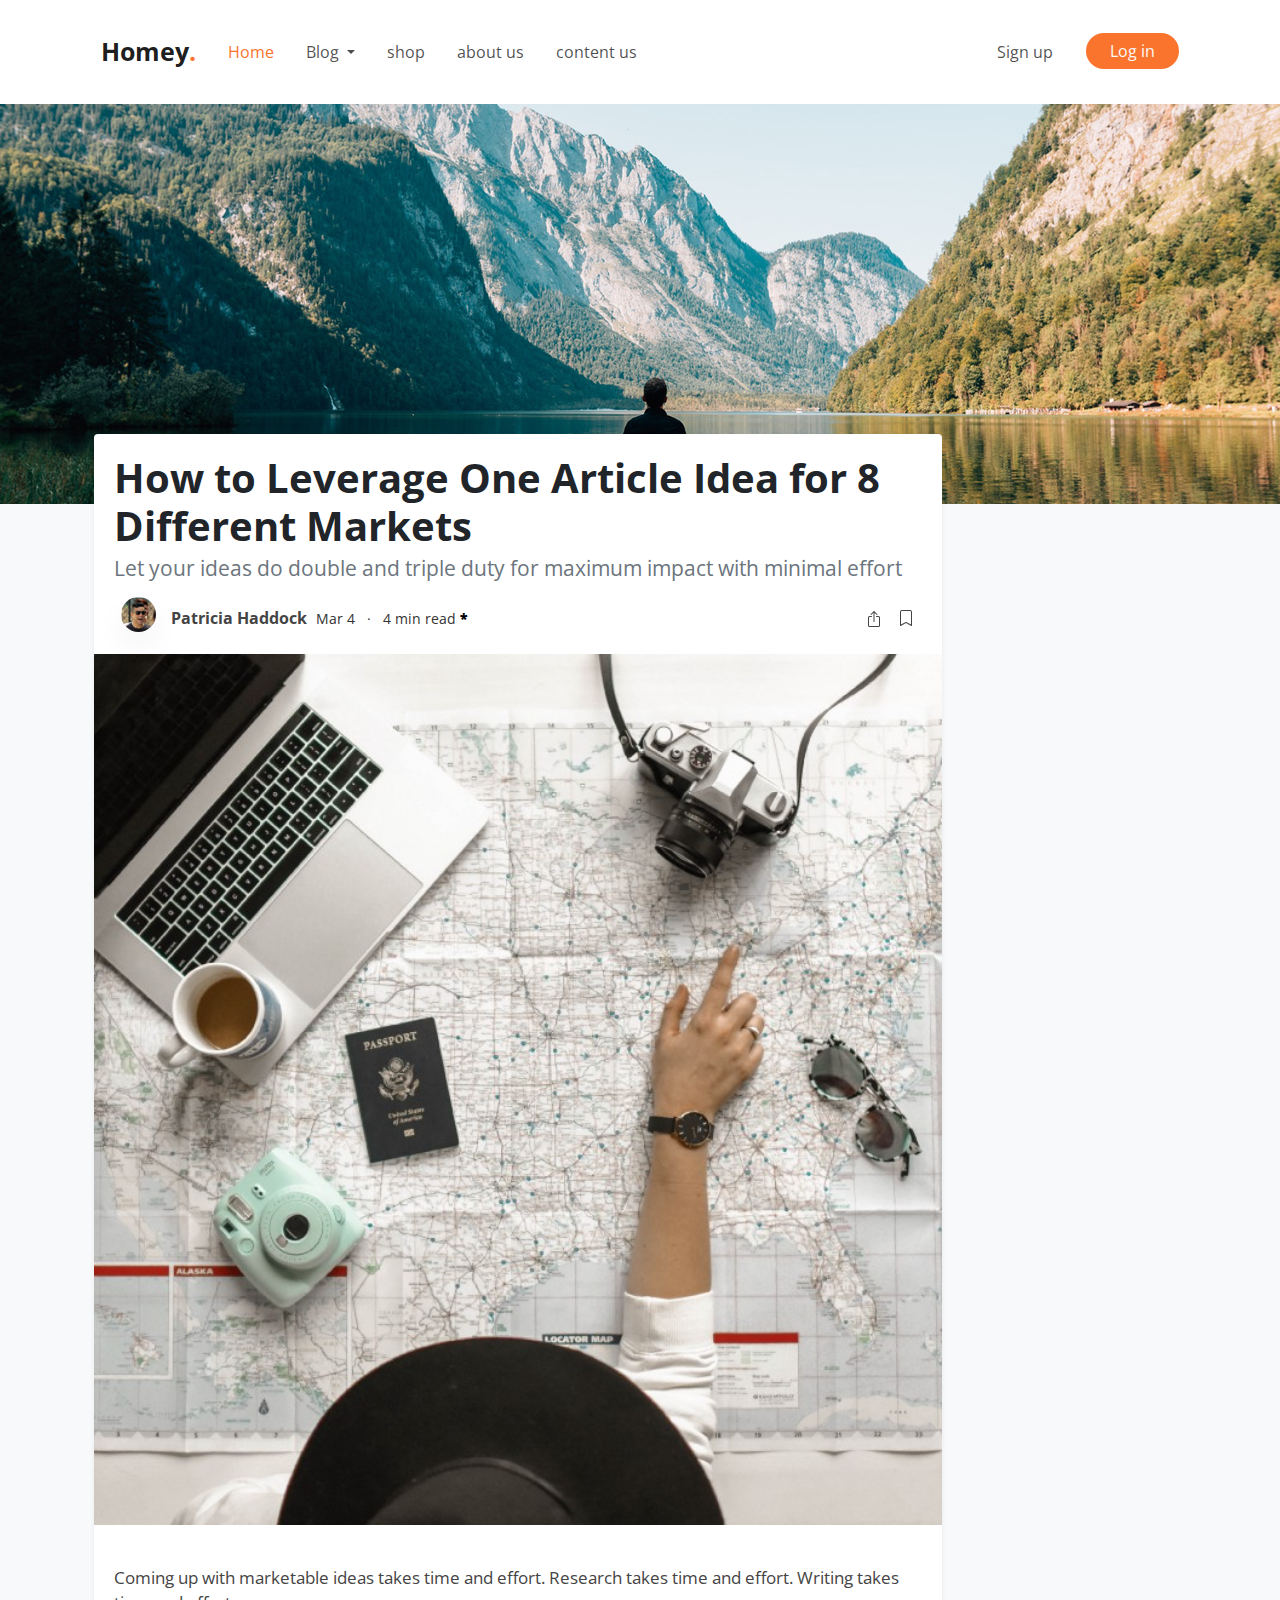
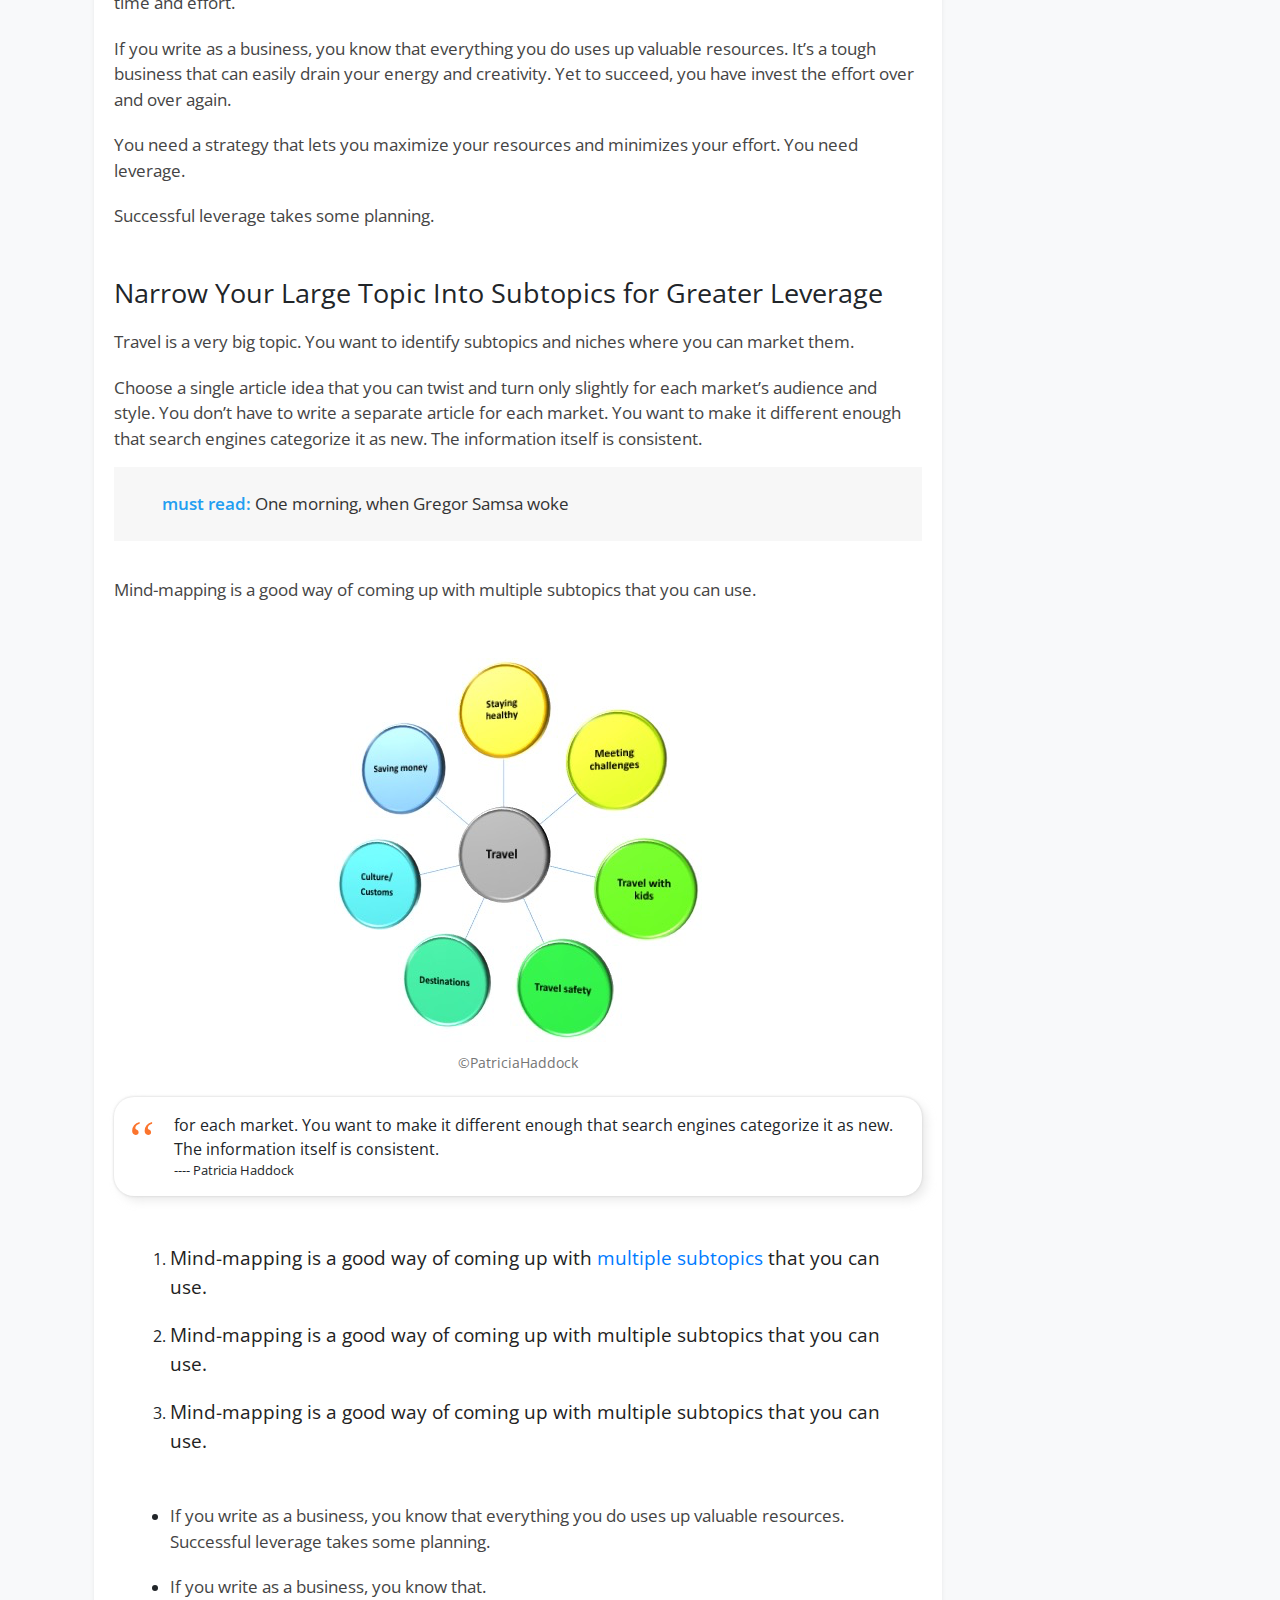
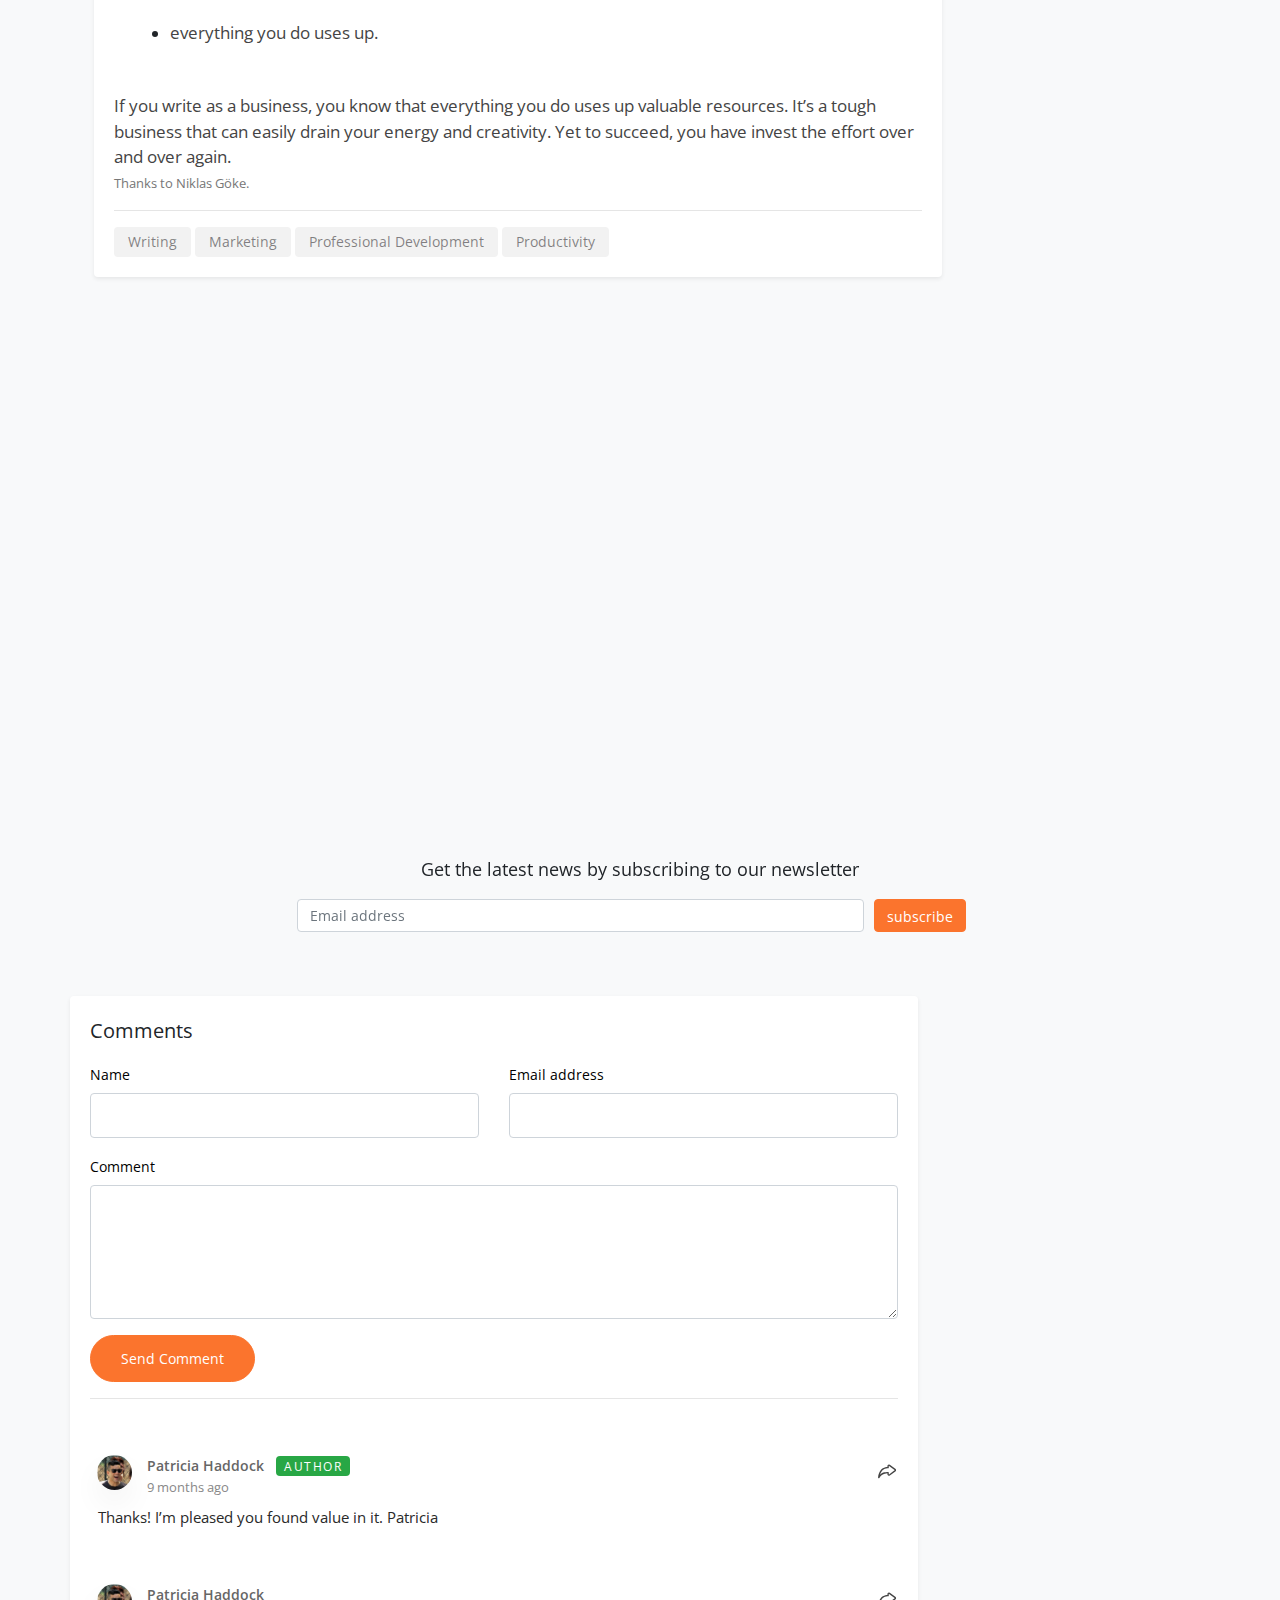
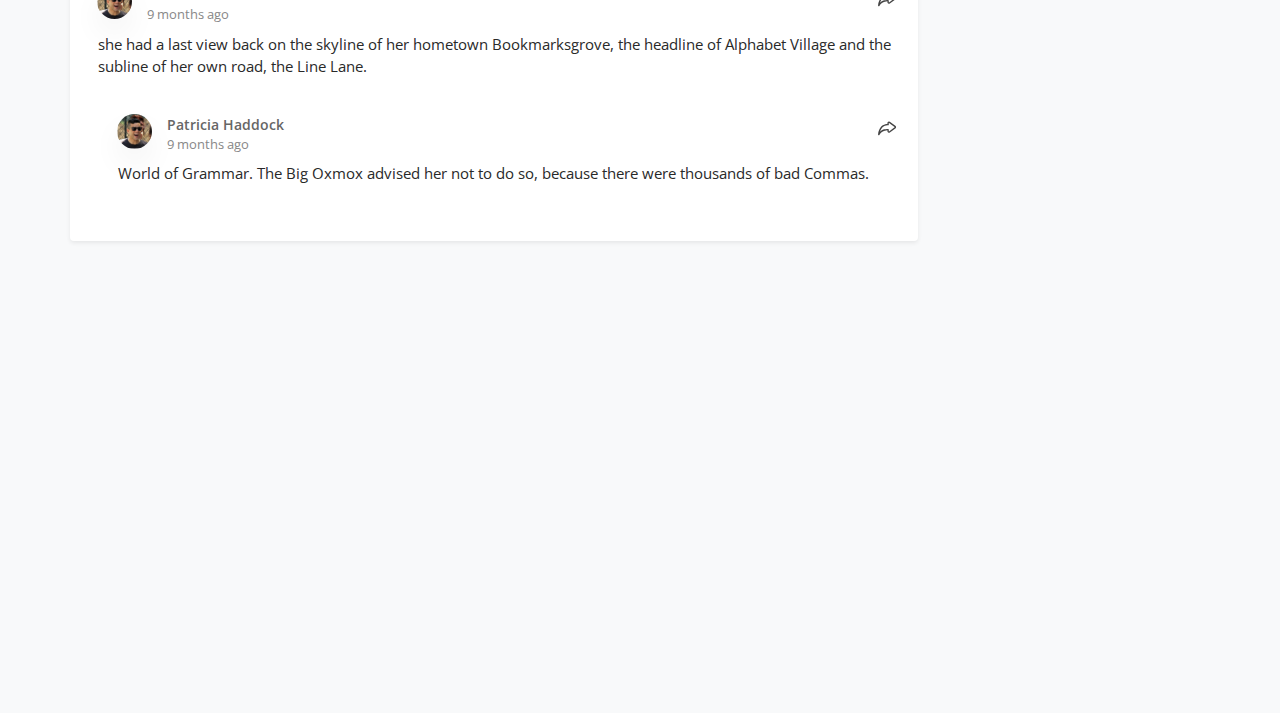
<file: article.html>
<!DOCTYPE html>
<html lang="en">
  <head>
    <meta charset="utf-8" />
    <meta
      name="viewport"
      content="width=device-width, initial-scale=1, shrink-to-fit=no"
    />
    <meta name="author" content="" />
    <link rel="shortcut icon" href="" />

    <meta name="description" content="" />
    <meta name="keywords" content="" />

    <link rel="stylesheet" href="css/bootstrap.min.css" />
    <link rel="stylesheet" href="css/flickity.min.css" />
    <link rel="stylesheet" href="fonts/flaticon/font/flaticon.css" />
    <link rel="stylesheet" href="css/slick-theme.css" />
    <link rel="stylesheet" href="css/slick.css" />
    <link rel="stylesheet" href="fonts/icomoon/style.css" />
    <link rel="preconnect" href="https://fonts.gstatic.com">
    <link href="https://fonts.googleapis.com/css2?family=Open+Sans:ital,wght@0,300;0,400;0,600;0,700;0,800;1,300;1,400;1,600;1,700;1,800&display=swap" rel="stylesheet">
    <link rel="stylesheet" href="css/aos.css" />
    <link rel="stylesheet" href="css/style.css" />

    <title>Home | Homey</title>
  </head>

  <body class="article-page">
    <!-- Header -->
    <header>
      <div class="container">
        <nav class="navbar navbar-expand-lg navbar-light bg-whit py-4">
          <!-- Logo -->
          <a class="navbar-brand" href="#">Homey<span>.</span></a>

          <!-- Open Menu Button -->
          <button
            class="navbar-toggler"
            type="button"
            data-toggle="collapse"
            data-target="#navbarNav"
            aria-controls="navbarNav"
            aria-expanded="false"
            aria-label="Toggle navigation"
          >
            <span class="navbar-toggler-icon"></span>
          </button>

          <!-- menu -->
          <div
            class="collapse navbar-collapse justify-content-between"
            id="navbarNav"
          >
            <!-- menu -->
            <ul class="navbar-nav pl-3 pl-md-0">
              <li class="nav-item active">
                <a class="nav-link p-3" href="#"
                  >Home <span class="sr-only">(current)</span></a
                >
              </li>

              <li class="nav-item dropdown">
                <a
                  class="nav-link dropdown-toggle p-3"
                  href="#"
                  id="navbarDropdownMenuLink"
                  data-toggle="dropdown"
                  aria-haspopup="true"
                  aria-expanded="false"
                >
                  Blog
                </a>
                <ul
                  class="dropdown-menu"
                  aria-labelledby="navbarDropdownMenuLink"
                >
                  <li class="nav-item">
                    <a class="nav-link pl-4" href="#">Action</a>
                  </li>
                  <li class="nav-item">
                    <a class="nav-link pl-4" href="#">Another action</a>
                  </li>
                  <li class="nav-item">
                    <a class="nav-link pl-4" href="#">Something else</a>
                  </li>
                </ul>
              </li>

              <li class="nav-item">
                <a class="nav-link p-3" href="#">shop</a>
              </li>

              <li class="nav-item">
                <a class="nav-link p-3" href="#">about us</a>
              </li>

              <li class="nav-item">
                <a class="nav-link p-3" href="#">content us</a>
              </li>
            </ul>

            <!-- navbar right -->
            <ul class="navbar-nav">
              <li class="nav-item">
                <a class="sign-up btn px-4 my-auto" href="#">Sign up</a>
              </li>

              <li class="nav-item login ml-2">
                <!-- Button trigger modal -->
                <button type="button" class="btn px-4 login-button border-0" data-toggle="modal" data-target="#exampleModal">
                  Log in
                </button>

                <!-- login form-->


                <!-- Modal -->
                <div class="modal fade bg-m-w login-modal" id="exampleModal" tabindex="-1" role="dialog" aria-labelledby="exampleModalLabel" aria-hidden="true">
                  <div class="modal-dialog modal-lg modal-dialog-centered" role="document">
                    <div class="modal-content border-0 shadow-sm">
                      <button type="button" class="close d-sm-none c-l-m" data-dismiss="modal" aria-label="Close">
                        <span aria-hidden="true" style="font-size: 30px; color: #777;" >&times;</span>
                      </button>
                      <div class="modal-body">
                        <div class="row align-items-center">
                          <!-- left img -->
                          <div class="d-none d-sm-none col-lg-6 login-img-m">
                            <img class="img-fluid d-sm-none" src="images/4826435.jpg" alt="">
                          </div>
                          <!-- right form -->
                          <div class="col-sm-12 col-lg-6 p-0">
                            <h5 class="modal-title text-center"> Login Account</h5>
                            <small class="modal-caption text-center d-flex ">
                              Lorem ipsum dolor sit amet, consectetuer adipiscing elit. Aenean commodo ligula eget dolor. Aenean massa. Cum sociis natoque penatibus
                            </small>
                            <form class="">
                              <div class="form-group">
                                <label for="Email">Email</label>
                                <input type="Email" id="Email" class="form-control" placeholder=" " required pattern="\S+">
                              </div>
                              <div class="form-group">
                                <div class="d-flex"><label for="Password">Password</label> <span class="forgot"><a href="#"> forgot? </a></span></div>
                                <input type="password" id="Password" class="form-control" placeholder=" " required pattern="\S+">
                              </div>
                              <div class="form-group">
                                <div class="c-check d-flex">
                                  <input type="checkbox" id="Remember" checked>
                                  <label for="Remember">
                                    <span></span> Remember me
                                  </label>
                                </div>
                              </div>
                              <button class="btn btn-primary mb-4 w-100">log in</button>
                            </form>
                            <p class="c-a-o">
                              You haven't an account?
                              <a href="#"> create one 
                                <svg xmlns="http://www.w3.org/2000/svg" width="16" height="16" fill="currentColor" class="bi bi-arrow-right" viewBox="0 0 16 16" >
                              <path fill-rule="evenodd" d="M1 8a.5.5 0 0 1 .5-.5h11.793l-3.147-3.146a.5.5 0 0 1 .708-.708l4 4a.5.5 0 0 1 0 .708l-4 4a.5.5 0 0 1-.708-.708L13.293 8.5H1.5A.5.5 0 0 1 1 8z"/>
                                </svg> 
                              </a>
                            </p>
                          </div>
                        </div>
                      </div>
                    </div>
                  </div>
                </div>

              </li>
            </ul>
          </div>
        </nav>
      </div>
    </header>
    <!-- End Header -->

    <!-- Article index image -->
    <div class="carousel article-img" data-flickity>
      <div class="carousel-cell">
        <img class="img-fluid w-100" src="images/article.jpg" alt="" />
      </div>
    </div>
    <!-- End Article index image -->

    <!-- content -->
    <div class="bg-light">
      <div class="container p-70 pt-0">
        <div class="row">
          <!-- Article text -->
          <div class="col-12 ml-lg-4 col-lg-11 col-xl-9 article-col">
            <div class="card shadow-sm border-0">
              <div class="card-body">
                <!-- title -->
                <h1 class="card-title">
                  How to Leverage One Article Idea for 8 Different Markets
                </h1>
                <!-- subtitle -->
                <h2 class="card-subtitle text-muted mb-3">
                  Let your ideas do double and triple duty for maximum impact with
                  minimal effort
                </h2>
                <!-- author -->
                <div class="author d-block mb-3">
                  <a class="d-flex align-items-center m-0 p-0">
                    <!-- icon -->
                    <div class="icon align-self-start">
                      <img
                        src="images/photo_2020-07-25_20-12-27.jpg"
                        alt=""
                        class="img-fluid"
                      />
                    </div>
                    <!-- name -->
                    <div class="text">
                      <p class="m-0">
                        <strong>Patricia Haddock</strong>
                        <small>Mar 4</small>
                        <small class="mx-2">·</small>
                        <small>4 min read</small>
                        <small class="Star">*</small>
                      </p>
                    </div>
                    <!-- share -->
                    <div class="share-article">
                      <span class="share-btn p-2">
                        <svg
                          xmlns="http://www.w3.org/2000/svg"
                          width="16"
                          height="16"
                          fill="currentColor"
                          class="bi bi-box-arrow-up"
                          viewBox="0 0 16 16"
                        >
                          <path
                            fill-rule="evenodd"
                            d="M3.5 6a.5.5 0 0 0-.5.5v8a.5.5 0 0 0 .5.5h9a.5.5 0 0 0 .5-.5v-8a.5.5 0 0 0-.5-.5h-2a.5.5 0 0 1 0-1h2A1.5 1.5 0 0 1 14 6.5v8a1.5 1.5 0 0 1-1.5 1.5h-9A1.5 1.5 0 0 1 2 14.5v-8A1.5 1.5 0 0 1 3.5 5h2a.5.5 0 0 1 0 1h-2z"
                          />
                          <path
                            fill-rule="evenodd"
                            d="M7.646.146a.5.5 0 0 1 .708 0l3 3a.5.5 0 0 1-.708.708L8.5 1.707V10.5a.5.5 0 0 1-1 0V1.707L5.354 3.854a.5.5 0 1 1-.708-.708l3-3z"
                          />
                        </svg>
                        <div class="drapdown-share">
                          <!-- icon -->
                          <div class="icon align-self-start linkdin">
                            <svg viewBox="0 0 512 512" width="22" height="22" fill="currentColor" class="bi bi-linkedin" viewBox="0 0 22 22">
                              <path d="M186.4 142.4c0 19-15.3 34.5-34.2 34.5 -18.9 0-34.2-15.4-34.2-34.5 0-19 15.3-34.5 34.2-34.5C171.1 107.9 186.4 123.4 186.4 142.4zM181.4 201.3h-57.8V388.1h57.8V201.3zM273.8 201.3h-55.4V388.1h55.4c0 0 0-69.3 0-98 0-26.3 12.1-41.9 35.2-41.9 21.3 0 31.5 15 31.5 41.9 0 26.9 0 98 0 98h57.5c0 0 0-68.2 0-118.3 0-50-28.3-74.2-68-74.2 -39.6 0-56.3 30.9-56.3 30.9v-25.2H273.8z"></path>
                            </svg>
                          </div>
                          <!-- icon -->
                          <div class="icon align-self-start instagram">
                            <svg xmlns="http://www.w3.org/2000/svg" width="16" height="16" fill="currentColor" class="bi bi-instagram" viewBox="0 0 16 16">
                              <path d="M8 0C5.829 0 5.556.01 4.703.048 3.85.088 3.269.222 2.76.42a3.917 3.917 0 0 0-1.417.923A3.927 3.927 0 0 0 .42 2.76C.222 3.268.087 3.85.048 4.7.01 5.555 0 5.827 0 8.001c0 2.172.01 2.444.048 3.297.04.852.174 1.433.372 1.942.205.526.478.972.923 1.417.444.445.89.719 1.416.923.51.198 1.09.333 1.942.372C5.555 15.99 5.827 16 8 16s2.444-.01 3.298-.048c.851-.04 1.434-.174 1.943-.372a3.916 3.916 0 0 0 1.416-.923c.445-.445.718-.891.923-1.417.197-.509.332-1.09.372-1.942C15.99 10.445 16 10.173 16 8s-.01-2.445-.048-3.299c-.04-.851-.175-1.433-.372-1.941a3.926 3.926 0 0 0-.923-1.417A3.911 3.911 0 0 0 13.24.42c-.51-.198-1.092-.333-1.943-.372C10.443.01 10.172 0 7.998 0h.003zm-.717 1.442h.718c2.136 0 2.389.007 3.232.046.78.035 1.204.166 1.486.275.373.145.64.319.92.599.28.28.453.546.598.92.11.281.24.705.275 1.485.039.843.047 1.096.047 3.231s-.008 2.389-.047 3.232c-.035.78-.166 1.203-.275 1.485a2.47 2.47 0 0 1-.599.919c-.28.28-.546.453-.92.598-.28.11-.704.24-1.485.276-.843.038-1.096.047-3.232.047s-2.39-.009-3.233-.047c-.78-.036-1.203-.166-1.485-.276a2.478 2.478 0 0 1-.92-.598 2.48 2.48 0 0 1-.6-.92c-.109-.281-.24-.705-.275-1.485-.038-.843-.046-1.096-.046-3.233 0-2.136.008-2.388.046-3.231.036-.78.166-1.204.276-1.486.145-.373.319-.64.599-.92.28-.28.546-.453.92-.598.282-.11.705-.24 1.485-.276.738-.034 1.024-.044 2.515-.045v.002zm4.988 1.328a.96.96 0 1 0 0 1.92.96.96 0 0 0 0-1.92zm-4.27 1.122a4.109 4.109 0 1 0 0 8.217 4.109 4.109 0 0 0 0-8.217zm0 1.441a2.667 2.667 0 1 1 0 5.334 2.667 2.667 0 0 1 0-5.334z"/>
                            </svg>
                          </div>
                        </div>
                      </span>
                      <!--  -->
                      <span class="save-btn p-2 pl-3">
                        <svg
                          xmlns="http://www.w3.org/2000/svg"
                          width="16"
                          height="16"
                          fill="currentColor"
                          class="bi bi-bookmark"
                          viewBox="0 0 16 16"
                        >
                          <path
                            d="M2 2a2 2 0 0 1 2-2h8a2 2 0 0 1 2 2v13.5a.5.5 0 0 1-.777.416L8 13.101l-5.223 2.815A.5.5 0 0 1 2 15.5V2zm2-1a1 1 0 0 0-1 1v12.566l4.723-2.482a.5.5 0 0 1 .554 0L13 14.566V2a1 1 0 0 0-1-1H4z"
                          />
                        </svg>
                        <svg
                          xmlns="http://www.w3.org/2000/svg"
                          width="16"
                          height="16"
                          fill="currentColor"
                          class="bi bi-bookmark-fill"
                          viewBox="0 0 16 16"
                        >
                          <path
                            d="M2 2v13.5a.5.5 0 0 0 .74.439L8 13.069l5.26 2.87A.5.5 0 0 0 14 15.5V2a2 2 0 0 0-2-2H4a2 2 0 0 0-2 2z"
                          />
                        </svg>
                      </span>
                    </div>
                  </a>
                </div>
                <!-- End author -->
                <!-- index img -->
                <div class="img-inside">
                  <img src="images/igm.jpeg" alt="" class="img-fluid">
                </div>
                <!-- End index img -->
  
  
                <!-- Content -->
                <div class="article-content">
                  <p>
                    Coming up with marketable ideas takes time and effort. Research takes time and effort. Writing takes time and effort.
                  </p>
                  <p>
                    If you write as a business, you know that everything you do uses up valuable resources. It’s a tough business that can easily drain your energy and creativity. Yet to succeed, you have invest the effort over and over again.
                  </p>
                  <p>
                    You need a strategy that lets you maximize your resources and minimizes your effort. You need leverage.
                  </p>
                  <p>
                    Successful leverage takes some planning.
                  </p>
                  <section class="mt-5">
                    <h1>Narrow Your Large Topic Into Subtopics for Greater Leverage</h2>
                      <p>
                        Travel is a very big topic. You want to identify subtopics and niches where you can market them.
                      </p>
                      <p>
                        Choose a single article idea that you can twist and turn only slightly for each market’s audience and style. You don’t have to write a separate article for each market. You want to make it different enough that search engines categorize it as new. The information itself is consistent.
                      </p>
                      <!-- ad -->
                      <a href="#" class="ad-text d-inline-block my-3 px-5 py-4 w-100"> <span>must read: </span> One morning, when Gregor Samsa woke </a>
                      <p>
                        Mind-mapping is a good way of coming up with multiple subtopics that you can use.
                      </p>
                      <figure>
                        <div class="d-flex mt-5">
                          <img class="img-fluid mx-auto img-content" src="images/1_DMpCqeI_wd_IM8ayDSLYSA.png">
                        </div>
                        <div class="d-flex mt-2 mb-4">
                          <figcaption class="mx-auto">©PatriciaHaddock</figcaption>
                        </div>
                      </figure>
                      <blockquote class="p-3 mt-3">
                        for each market. You want to make it different enough that search engines categorize it as new. The information itself is consistent.
                        <small class="author">---- Patricia Haddock </small>
                      </blockquote>
                      <ol class="my-5 ml-3">
                        <li>
                          <p>Mind-mapping is a good way of coming up with <a href="#">multiple subtopics</a> that you can use.</p>
                        </li>
                        <li>
                          <p>Mind-mapping is a good way of coming up with multiple subtopics that you can use.</p>
                        </li>
                        <li>
                          <p>Mind-mapping is a good way of coming up with multiple subtopics that you can use.</p>
                        </li>
                      </ol>
                      <ul class="my-5 ml-3">
                        <li><p>If you write as a business, you know that everything you do uses up valuable resources. Successful leverage takes some planning.</p></li>
                        <li><p>If you write as a business, you know that.</p></li>
                        <li><p>everything you do uses up.</p></li>
                      </ul>
                  </section>
                  <p>
                    If you write as a business, you know that everything you do uses up valuable resources. It’s a tough business that can easily drain your energy and creativity. Yet to succeed, you have invest the effort over and over again.
                  </p>
                </div>
                <small class="thank-f-r">Thanks to Niklas Göke.</small>
                <!-- End Content -->


                <!-- tags -->
                <div class="article-tag">
                  <hr>
                  <a href="#" class="badge badge-light">Writing</a>
                  <a href="#" class="badge badge-light">Marketing</a>
                  <a href="#" class="badge badge-light">Professional Development</a>
                  <a href="#" class="badge badge-light">Productivity</a>
                </div>
                <!-- End tags -->
  
              </div>
            </div>
          </div>
          <!-- End Article text -->
  
          <!-- sidebar -->
          <div class="col-12 col-xl-3 sidebar-col flex-column ">

          </div>
          <!-- End sidebar -->
        </div>
      </div>
    </div>
    <!-- End content -->

    <!-- Related posts -->
    <section class="Related-posts-section pb-5 bg-light">
          <div class="container">
            <!-- heading -->
            <div class="row">
              <div class="col-12 pt-1 d-flex justify-content-between heading" data-aos="fade-up">
                <a href="#"><h2>Related posts</h2></a>
                <!-- btn -->
                <a href="#" class="btn show-more px-3">
                  <svg
                    xmlns="http://www.w3.org/2000/svg"
                    width="16"
                    height="16"
                    fill="currentColor"
                    class="bi bi-arrow-right"
                    viewBox="0 0 16 16"
                  >
                    <path
                      fill-rule="evenodd"
                      d="M1 8a.5.5 0 0 1 .5-.5h11.793l-3.147-3.146a.5.5 0 0 1 .708-.708l4 4a.5.5 0 0 1 0 .708l-4 4a.5.5 0 0 1-.708-.708L13.293 8.5H1.5A.5.5 0 0 1 1 8z"
                    />
                  </svg>
                  <span>Show more</span>
                </a>
              </div>
            </div>
    
              <div class="Related posts blog row">
                <!-- post -->
                <div class="col-12 col-sm-6 col-lg-4" data-aos="fade-up">
                  <div class="card bg-transparent border-0 my-3">
                    <div class="card-img">
                      <a href="#">
                        <img
                          class="card-img-top img-fluid"
                          src="images/Untitled-1.png"
                          alt=""
                        />
                      </a>
                    </div>
                    <div class="card-body p-3">
                      <a href="#"><h4>One morning, when Gregor Samsa woke</h4></a>
                      <small class="text-justify">
                        A wonderful serenity has taken possession of my entire soul,
                        like these sweet mornings of spring which I enjoy with my
                        whole heart. I am alone
                      </small>
                    </div>
                  </div>
                </div>
                <!-- post -->
                <div class="col-12 col-sm-6 col-lg-4" data-aos="fade-up">
                  <div class="card bg-transparent border-0 my-3">
                    <div class="card-img">
                      <a href="#">
                        <img
                          class="card-img-top img-fluid"
                          src="images/Untitled-2.png"
                          alt=""
                        />
                      </a>
                    </div>
                    <div class="card-body p-3">
                      <a href="#">
                        <h4>One morning, when Gregor Samsa woke</h4>
                      </a>
                      <small class="text-justify">
                        But I must explain to you how all this mistaken idea of
                        denouncing pleasure and praising pain was born and I will
                        give you a complete account of the system
                      </small>
                    </div>
                  </div>
                </div>
                <!-- post -->
                <div class="col-12 col-sm-6 col-lg-4" data-aos="fade-up">
                  <div class="card bg-transparent border-0 my-3">
                    <div class="card-img">
                      <a href="#">
                        <img
                          class="card-img-top img-fluid"
                          src="images/Untitled-3.png"
                          alt=""
                        />
                      </a>
                    </div>
                    <div class="card-body p-3">
                      <a href="#">
                        <h4>But I must explain to you how all</h4>
                      </a>
                      <small class="text-justify">
                        But I must explain to you how all this mistaken idea of
                        denouncing pleasure and praising pain was born and I will
                        give you a complete account of the system
                      </small>
                    </div>
                  </div>
                </div>
                <!-- End post -->
              </div>
              
          </div>
    </section>
    <!-- End Related posts -->

    <!-- subscribe -->
    <section class="pb-5 bg-light">
      <div class="container">
        <div class="card-body pb-0 subscribe mx-5">
          <form class="contact-form mx-5">
            <div class="mx-5 px-5">
              <div class="row">
                <div class="col-12 text-center title">
                  <p>Get the latest news by subscribing to our newsletter</p>
                </div>
                <div class="col-10">
                  <div class="form-group">
                    <input class="form-control" type="email" id="emailS" placeholder="Email address">
                  </div>
                </div>
                <div class="col-2">
                  <button type="submit" class="btn btn-primary">subscribe</button>
                </div>
              </div>
            </div>
          </form>
        </div>
      </div>
    </section>
    <!-- End subscribe -->

    <!-- comment -->
    <div class="bg-light">
      <div class="container p-70 pt-0">
        <div class="row">
          <div class="col-12 col-lg-9 comment">
            <div class="card shadow-sm border-0">
              <div class="card-body">
                <!-- title -->
                <div class="card-title mb-3">Comments</div>
                <!-- ur comment -->
                <form class="contact-form">
                  <div class="row">
                    <div class="col-6">
                      <div class="form-group">
                        <label class="text-black" for="name">Name</label>
                        <input class="form-control" type="text" id="name">
                      </div>
                    </div>
                    <div class="col-6">
                      <div class="form-group">
                        <label class="text-black" for="email">Email address</label>
                        <input class="form-control" type="email" id="email">
                      </div>
                    </div>
                  </div>
                  <div class="form-group">
                    <label class="text-black" for="Comment">Comment</label>
                    <textarea name="" class="form-control" id="Comment" cols="30" rows="5"></textarea>
                  </div>
                  <button type="submit" class="btn btn-primary">Send Comment</button>
                </form>
                <!-- End ur comment -->
                <hr>
              </div>
              <!-- comments -->
  
              <!-- post -->
              <section class="comment-c card-body">
                <!-- author -->
                <div class="author d-block mb-2">
                  <a class="d-flex align-items-center m-0 p-0">
                    <!-- icon -->
                    <div class="icon align-self-start">
                      <img
                        src="images/photo_2020-07-25_20-12-27.jpg"
                        alt=""
                        class="img-fluid"
                      />
                    </div>
                    <!-- name -->
                    <div class="text">
                      <p class="m-0">
                        <strong>Patricia Haddock <span class="badge badge-success">AUTHOR</span> </strong>
                        <small class="d-block">9 months ago</small>
                      </p>
                    </div>
                    <!-- replay -->
                    <div class="replay-article">
                      <svg xmlns="http://www.w3.org/2000/svg" width="16" height="16" fill="currentColor" class="bi bi-reply" viewBox="0 0 16 16">
                        <path d="M9.502 5.013a.144.144 0 0 0-.202.134V6.3a.5.5 0 0 1-.5.5c-.667 0-2.013.005-3.3.822-.984.624-1.99 1.76-2.595 3.876C3.925 10.515 5.09 9.982 6.11 9.7a8.741 8.741 0 0 1 1.921-.306 7.403 7.403 0 0 1 .798.008h.013l.005.001h.001L8.8 9.9l.05-.498a.5.5 0 0 1 .45.498v1.153c0 .108.11.176.202.134l3.984-2.933a.494.494 0 0 1 .042-.028.147.147 0 0 0 0-.252.494.494 0 0 1-.042-.028L9.502 5.013zM8.3 10.386a7.745 7.745 0 0 0-1.923.277c-1.326.368-2.896 1.201-3.94 3.08a.5.5 0 0 1-.933-.305c.464-3.71 1.886-5.662 3.46-6.66 1.245-.79 2.527-.942 3.336-.971v-.66a1.144 1.144 0 0 1 1.767-.96l3.994 2.94a1.147 1.147 0 0 1 0 1.946l-3.994 2.94a1.144 1.144 0 0 1-1.767-.96v-.667z"/>
                      </svg>
                    </div>
                  </a>
                </div>
                <!-- End author -->
                <p class="card-caption ml-2">
                  Thanks! I’m pleased you found value in it. Patricia
                </p>
              </section>
  
              <!-- post -->
              <section class="comment-c card-body">
                <!-- author -->
                <div class="author d-block mb-2">
                  <a class="d-flex align-items-center m-0 p-0">
                    <!-- icon -->
                    <div class="icon align-self-start">
                      <img
                        src="images/photo_2020-07-25_20-12-27.jpg"
                        alt=""
                        class="img-fluid"
                      />
                    </div>
                    <!-- name -->
                    <div class="text">
                      <p class="m-0">
                        <strong>Patricia Haddock</strong>
                        <small class="d-block">9 months ago</small>
                      </p>
                    </div>
                    <!-- replay -->
                    <div class="replay-article">
                      <svg xmlns="http://www.w3.org/2000/svg" width="16" height="16" fill="currentColor" class="bi bi-reply" viewBox="0 0 16 16">
                        <path d="M9.502 5.013a.144.144 0 0 0-.202.134V6.3a.5.5 0 0 1-.5.5c-.667 0-2.013.005-3.3.822-.984.624-1.99 1.76-2.595 3.876C3.925 10.515 5.09 9.982 6.11 9.7a8.741 8.741 0 0 1 1.921-.306 7.403 7.403 0 0 1 .798.008h.013l.005.001h.001L8.8 9.9l.05-.498a.5.5 0 0 1 .45.498v1.153c0 .108.11.176.202.134l3.984-2.933a.494.494 0 0 1 .042-.028.147.147 0 0 0 0-.252.494.494 0 0 1-.042-.028L9.502 5.013zM8.3 10.386a7.745 7.745 0 0 0-1.923.277c-1.326.368-2.896 1.201-3.94 3.08a.5.5 0 0 1-.933-.305c.464-3.71 1.886-5.662 3.46-6.66 1.245-.79 2.527-.942 3.336-.971v-.66a1.144 1.144 0 0 1 1.767-.96l3.994 2.94a1.147 1.147 0 0 1 0 1.946l-3.994 2.94a1.144 1.144 0 0 1-1.767-.96v-.667z"/>
                      </svg>
                    </div>
                  </a>
                </div>
                <!-- End author -->
                <p class="card-caption ml-2">
                  she had a last view back on the skyline of her hometown Bookmarksgrove, the headline of Alphabet Village and the subline of her own road, the Line Lane.
                </p>
                <!-- post -->
                <section class="comment-c card-body">
                  <!-- author -->
                  <div class="author d-block mb-2">
                    <a class="d-flex align-items-center m-0 p-0">
                      <!-- icon -->
                      <div class="icon align-self-start">
                        <img
                          src="images/photo_2020-07-25_20-12-27.jpg"
                          alt=""
                          class="img-fluid"
                        />
                      </div>
                      <!-- name -->
                      <div class="text">
                        <p class="m-0">
                          <strong>Patricia Haddock</strong>
                          <small class="d-block">9 months ago</small>
                        </p>
                      </div>
                      <!-- replay -->
                      <div class="replay-article">
                        <svg xmlns="http://www.w3.org/2000/svg" width="16" height="16" fill="currentColor" class="bi bi-reply" viewBox="0 0 16 16">
                          <path d="M9.502 5.013a.144.144 0 0 0-.202.134V6.3a.5.5 0 0 1-.5.5c-.667 0-2.013.005-3.3.822-.984.624-1.99 1.76-2.595 3.876C3.925 10.515 5.09 9.982 6.11 9.7a8.741 8.741 0 0 1 1.921-.306 7.403 7.403 0 0 1 .798.008h.013l.005.001h.001L8.8 9.9l.05-.498a.5.5 0 0 1 .45.498v1.153c0 .108.11.176.202.134l3.984-2.933a.494.494 0 0 1 .042-.028.147.147 0 0 0 0-.252.494.494 0 0 1-.042-.028L9.502 5.013zM8.3 10.386a7.745 7.745 0 0 0-1.923.277c-1.326.368-2.896 1.201-3.94 3.08a.5.5 0 0 1-.933-.305c.464-3.71 1.886-5.662 3.46-6.66 1.245-.79 2.527-.942 3.336-.971v-.66a1.144 1.144 0 0 1 1.767-.96l3.994 2.94a1.147 1.147 0 0 1 0 1.946l-3.994 2.94a1.144 1.144 0 0 1-1.767-.96v-.667z"/>
                        </svg>
                      </div>
                    </a>
                  </div>
                  <!-- End author -->
                  <p class="card-caption ml-2">
                    World of Grammar. The Big Oxmox advised her not to do so, because there were thousands of bad Commas.
                  </p>
                </section>
              </section>
            </div>
            <!-- End comments -->
          </div>
          <!-- side -->
          <div class="col-12 col-lg-3">
            <div class="flex-column Related posts blog row small-img">
              <!-- post -->
              <div class="col-12 col-sm-4 col-lg-12" data-aos="fade-up">
                <div class="card bg-transparent border-0">
                  <div class="card-img">
                    <a href="#">
                      <img
                        class="card-img-top img-fluid"
                        src="images/Untitled-1.png"
                        alt=""
                      />
                    </a>
                  </div>
                  <div class="card-body p-3">
                    <a href="#"><h4>One morning, when Gregor Samsa woke</h4></a>
                    <small class="text-justify">
                      A wonderful serenity has taken possession of my entire soul,
                      like these sweet mornings of spring which I enjoy with my
                      whole heart. I am alone
                    </small>
                  </div>
                </div>
              </div>
              <!-- post -->
              <div class="col-12 col-sm-4 col-lg-12" data-aos="fade-up">
                <div class="card bg-transparent border-0">
                  <div class="card-img">
                    <a href="#">
                      <img
                        class="card-img-top img-fluid"
                        src="images/Untitled-2.png"
                        alt=""
                      />
                    </a>
                  </div>
                  <div class="card-body p-3">
                    <a href="#">
                      <h4>One morning, when Gregor Samsa woke</h4>
                    </a>
                    <small class="text-justify">
                      But I must explain to you how all this mistaken idea of
                      denouncing pleasure and praising pain was born and I will
                      give you a complete account of the system
                    </small>
                  </div>
                </div>
              </div>
              <!-- post -->
              <div class="col-12 col-sm-4 col-lg-12" data-aos="fade-up">
                <div class="card bg-transparent border-0">
                  <div class="card-img">
                    <a href="#">
                      <img
                        class="card-img-top img-fluid"
                        src="images/Untitled-3.png"
                        alt=""
                      />
                    </a>
                  </div>
                  <div class="card-body p-3">
                    <a href="#">
                      <h4>But I must explain to you how all</h4>
                    </a>
                    <small class="text-justify">
                      But I must explain to you how all this mistaken idea of
                      denouncing pleasure and praising pain was born and I will
                      give you a complete account of the system
                    </small>
                  </div>
                </div>
              </div>
              <!-- End post -->
            </div>
          </div>
        </div>
      </div>
    </div>
    
    <!-- End comment -->


    <!-- footer -->
    <footer class="bg-light p-70 pb-0">
      <div class="container">
        <div class="row">
          <div class="col-6 col-sm-6 col-md-4" data-aos="flip-down">
            <div class="widget">
              <h6>About PiperNet.ir</h6>
              <small>
                Far far away, behind the word mountains, far from the countries
                Vokalia and Consonantia, there live the blind texts.
              </small>
            </div>
            <div class="widget"></div>
          </div>
          <!-- /.col-md-4 -->
          <div class="col-6 col-sm-3 col-md-2 pl-lg-5" data-aos="flip-down">
            <div class="widget">
              <h6>Pages</h6>
              <ul class="nav flex-column">
                <li class="nav-item">
                  <a href="#" class="nav-link">Services</a>
                </li>
                <li class="nav-item">
                  <a href="#" class="nav-link">Terms</a>
                </li>
                <li class="nav-item">
                  <a href="#" class="nav-link">Privacy</a>
                </li>
                <li class="nav-item">
                  <a href="#" class="nav-link">Buy</a>
                </li>
                <li class="nav-item">
                  <a href="#" class="nav-link">Sell</a>
                </li>
              </ul>
            </div>
          </div>
          <!-- /.col-md-2 -->
          <div class="col-6 col-sm-3 col-md-2" data-aos="flip-down">
            <div class="widget">
              <h6>Resources</h6>
              <ul class="nav flex-column">
                <li class="nav-item">
                  <a href="#" class="nav-link">Blog</a>
                </li>
                <li class="nav-item">
                  <a href="#" class="nav-link">About</a>
                </li>
                <li class="nav-item">
                  <a href="#" class="nav-link">Contact</a>
                </li>
              </ul>
            </div>
          </div>
          <!-- /.col-md-2 -->
          <div class="col-6 col-sm-6 col-md-4" data-aos="flip-down">
            <div class="widget quick-info">
              <h6>Contact</h6>
              <ul class="nav flex-column">
                <li class="nav-item mail">
                  <a href="mailto:mamyrbas@gmail.com" class="nav-link"
                    >mamyrbas@gmail.com</a
                  >
                </li>
                <li class="nav-item phone">
                  <a href="tel:+989190488012" class="nav-link"
                    >+98 9190488012</a
                  >
                </li>
                <li class="nav-item map">
                  <a
                    href="https://goo.gl/maps/TLqRWGLZUTyetkJ5A"
                    class="nav-link"
                    >Iran, Qom, Islamic Revolution Street</a
                  >
                </li>
              </ul>
            </div>
          </div>
          <!-- /.col-md-4 -->
          <div class="col-12" data-aos="flip-down">
            <div
              class="widget copy-right py-5 mb-0 d-flex justify-content-between"
            >
              <small>
                © 2020. All Rights Reserved. Some Right
                <a href="#">PiperNet.ir</a>&nbsp;&nbsp; Design by
                <a href="#">Untree.co</a>
              </small>

              <ul class="nav d-flex">
                <li class="nav-item">
                  <a href="#" class="nav-link px-3">Terms</a>
                </li>
                <li class="nav-item">
                  <a href="#" class="nav-link px-3">Privacy</a>
                </li>
              </ul>
            </div>
          </div>
          <!-- /.col-12 -->
        </div>
      </div>
    </footer>
    <!-- End footer -->
  </body>
  <script src="js/jquery-3.4.1.min.js"></script>
  <script src="js/popper.min.js"></script>
  <script src="js/bootstrap.min.js"></script>
  <script src="js/flickity.pkgd.min.js"></script>
  <script src="js/slick.min.js"></script>
  <script src="js/aos.js"></script>
  <script src="js/custom.js"></script>
</html>
</file>
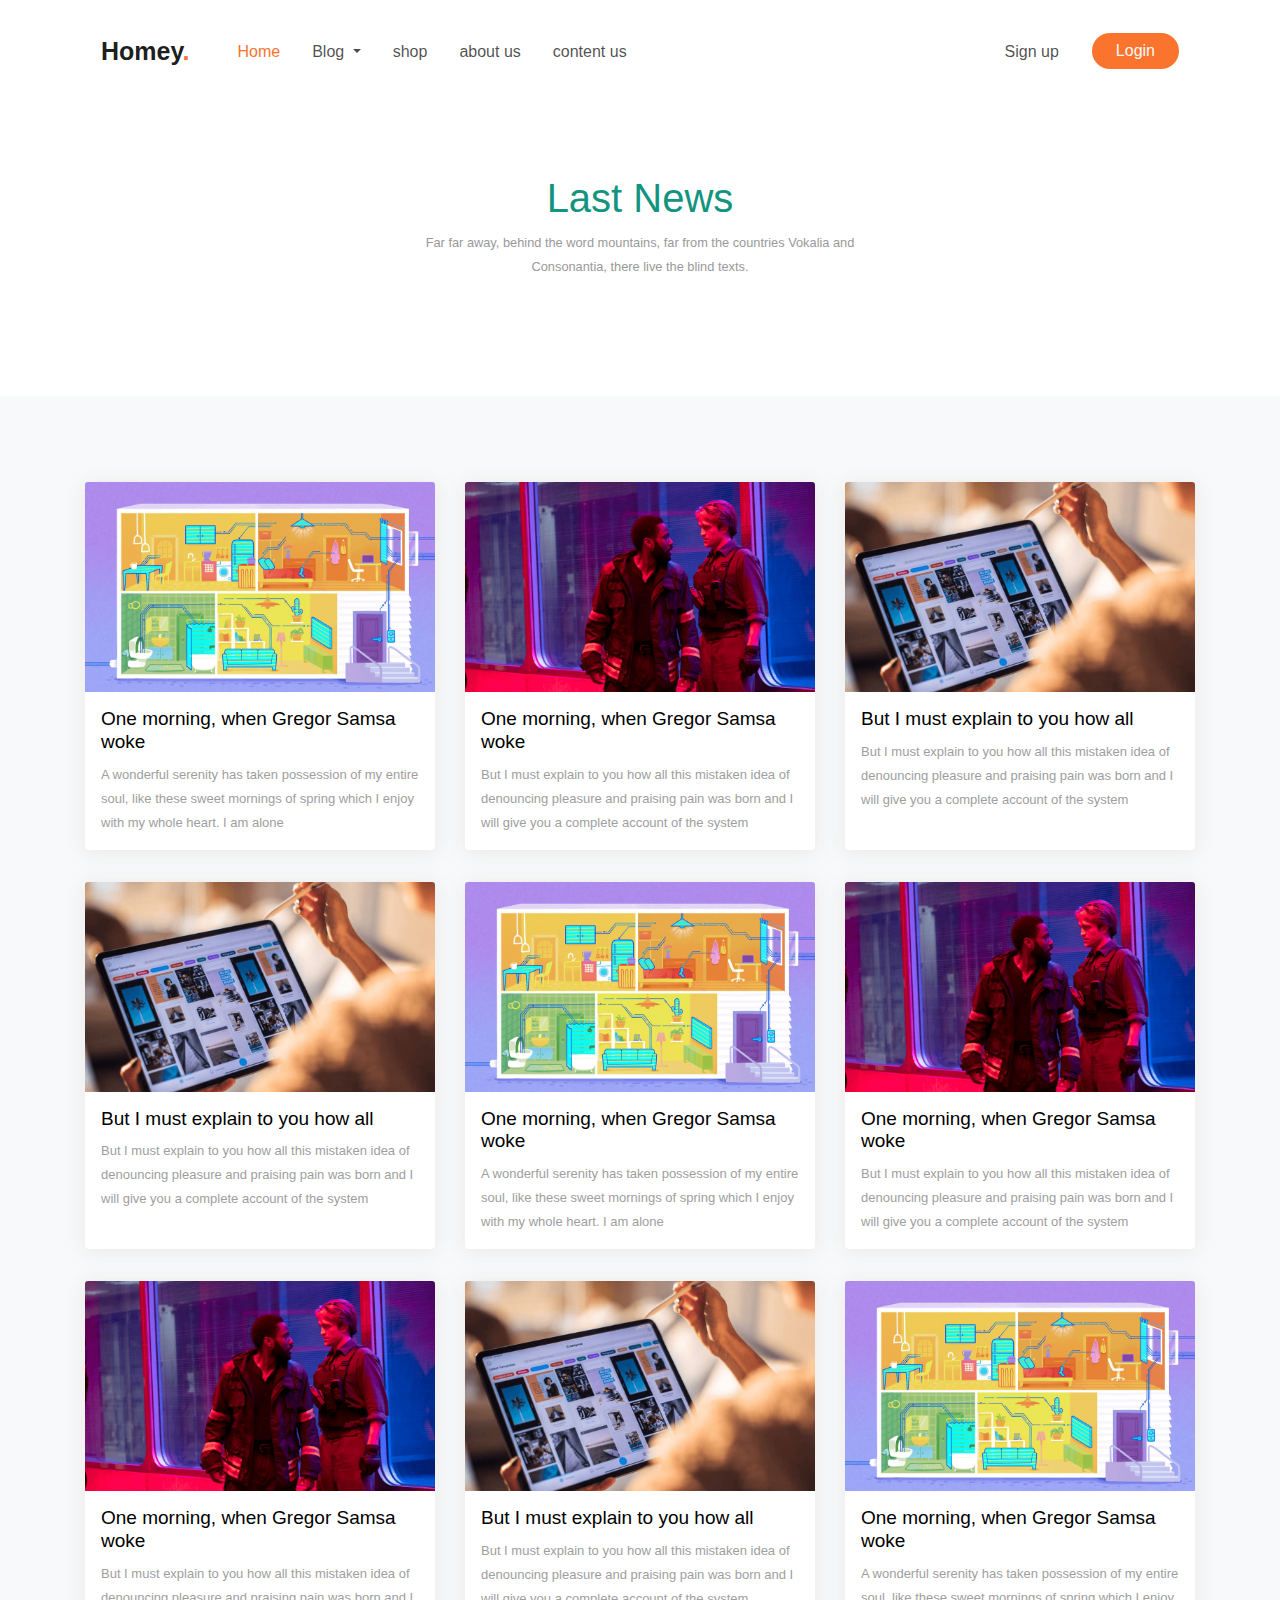
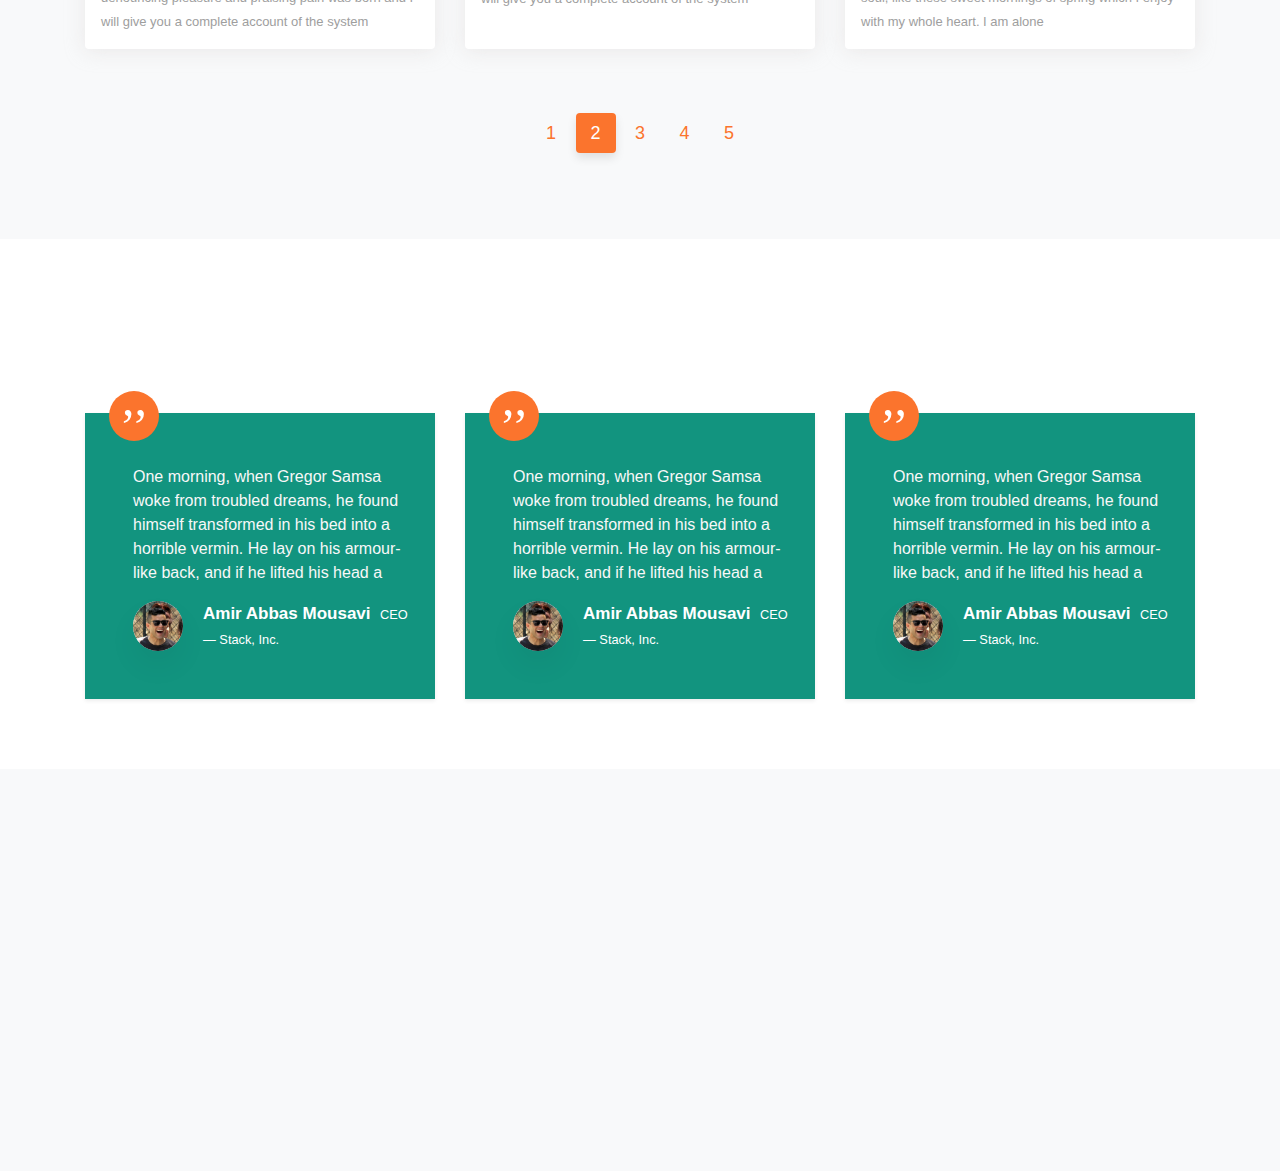
<file: blog.html>
<!DOCTYPE html>
<html lang="en">
  <head>
    <meta charset="utf-8" />
    <meta
      name="viewport"
      content="width=device-width, initial-scale=1, shrink-to-fit=no"
    />
    <meta name="author" content="" />
    <link rel="shortcut icon" href="" />

    <meta name="description" content="" />
    <meta name="keywords" content="" />

    <link rel="stylesheet" href="css/bootstrap.min.css" />
    <link rel="stylesheet" href="css/flickity.min.css" />
    <link rel="stylesheet" href="fonts/flaticon/font/flaticon.css" />
    <link rel="stylesheet" href="css/slick-theme.css" />
    <link rel="stylesheet" href="css/slick.css" />
    <link rel="stylesheet" href="fonts/icomoon/style.css" />
    <link rel="stylesheet" href="css/aos.css" />
    <link rel="stylesheet" href="css/style.css" />

    <title>Home | Homey</title>
  </head>

  <body class="blog-page">
    <!-- Header -->
    <header>
      <div class="container">
        <nav class="navbar navbar-expand-lg navbar-light bg-whit py-4">
          <!-- Logo -->
          <a class="navbar-brand" href="#">Homey<span>.</span></a>

          <!-- Open Menu Button -->
          <button
            class="navbar-toggler"
            type="button"
            data-toggle="collapse"
            data-target="#navbarNav"
            aria-controls="navbarNav"
            aria-expanded="false"
            aria-label="Toggle navigation"
          >
            <span class="navbar-toggler-icon"></span>
          </button>

          <!-- menu -->
          <div
            class="collapse navbar-collapse justify-content-between"
            id="navbarNav"
          >
            <ul class="navbar-nav pl-3">
              <li class="nav-item active">
                <a class="nav-link p-3" href="#"
                  >Home <span class="sr-only">(current)</span></a
                >
              </li>

              <li class="nav-item dropdown">
                <a
                  class="nav-link dropdown-toggle p-3"
                  href="#"
                  id="navbarDropdownMenuLink"
                  data-toggle="dropdown"
                  aria-haspopup="true"
                  aria-expanded="false"
                >
                  Blog
                </a>
                <ul
                  class="dropdown-menu"
                  aria-labelledby="navbarDropdownMenuLink"
                >
                  <li class="nav-item">
                    <a class="nav-link pl-4" href="#">Action</a>
                  </li>
                  <li class="nav-item">
                    <a class="nav-link pl-4" href="#">Another action</a>
                  </li>
                  <li class="nav-item">
                    <a class="nav-link pl-4" href="#">Something else</a>
                  </li>
                </ul>
              </li>

              <li class="nav-item">
                <a class="nav-link p-3" href="#">shop</a>
              </li>

              <li class="nav-item">
                <a class="nav-link p-3" href="#">about us</a>
              </li>

              <li class="nav-item">
                <a class="nav-link p-3" href="#">content us</a>
              </li>
            </ul>

            <!-- navbar right -->
            <ul class="navbar-nav">
              <li class="nav-item">
                <a class="sign-up btn px-4 my-auto" href="#">Sign up</a>
              </li>

              <li class="nav-item login ml-2">
                <a
                  class="btn px-4 login-button border-0"
                  data-toggle="dropdown"
                  aria-haspopup="true"
                  aria-expanded="false"
                  >Login</a
                >
                <!-- dropdown login form-->
                <div class="dropdown-menu">
                  <form class="px-4 py-3">
                    <div class="form-group">
                      <label for="exampleDropdownFormEmail1"
                        >Email address</label
                      >
                      <input
                        type="email"
                        class="form-control"
                        id="exampleDropdownFormEmail1"
                        placeholder="email@example.com"
                      />
                    </div>
                    <div class="form-group">
                      <label for="exampleDropdownFormPassword1">Password</label>
                      <input
                        type="password"
                        class="form-control"
                        id="exampleDropdownFormPassword1"
                        placeholder="Password"
                      />
                    </div>
                    <div class="form-check">
                      <label
                        class="container form-check-label d-flex align-items-center"
                        for="dropdownCheck"
                        >Remember me
                        <input
                          type="checkbox"
                          class="form-check-input"
                          id="dropdownCheck"
                        />
                        <span class="checkmark"></span>
                      </label>
                    </div>
                    <button type="submit" class="btn submit w-100">
                      Sign in
                    </button>
                  </form>
                </div>
              </li>
            </ul>
          </div>
        </nav>
      </div>
    </header>
    <!-- End Header -->

    <!-- page title -->
    <section class="page-title-section p-70">
      <div class="container">
        <div class="row justify-content-center" data-aos="zoom-in">
          <div class="col-12 pb-5 text-center heading page-title">
            <h2>Last News</h2>
            <small>
              Far far away, behind the word mountains, far from the countries
              Vokalia and<br />
              Consonantia, there live the blind texts.
            </small>
          </div>
        </div>
      </div>
    </section>
    <!-- End page title -->

    <!-- Blog -->
    <section class="blog-section p-70 bg-light">
      <div class="container">
        <div class="blog row ">
          <!-- post -->
          <div class="col-12 col-sm-6 col-lg-4">
            <div class="card bg-transparent border-0 my-3">
              <div class="card-img">
                <a href="#">
                  <img
                    class="card-img-top img-fluid"
                    src="images/Untitled-1.png"
                    alt=""
                  />
                </a>
              </div>
              <div class="card-body p-3">
                <a href="#"><h4>One morning, when Gregor Samsa woke</h4></a>
                <small class="text-justify">
                  A wonderful serenity has taken possession of my entire soul,
                  like these sweet mornings of spring which I enjoy with my
                  whole heart. I am alone
                </small>
              </div>
            </div>
          </div>
          <!-- post -->
          <div class="col-12 col-sm-6 col-lg-4">
            <div class="card bg-transparent border-0 my-3">
              <div class="card-img">
                <a href="#">
                  <img
                    class="card-img-top img-fluid"
                    src="images/Untitled-2.png"
                    alt=""
                  />
                </a>
              </div>
              <div class="card-body p-3">
                <a href="#">
                  <h4>One morning, when Gregor Samsa woke</h4>
                </a>
                <small class="text-justify">
                  But I must explain to you how all this mistaken idea of
                  denouncing pleasure and praising pain was born and I will give
                  you a complete account of the system
                </small>
              </div>
            </div>
          </div>
          <!-- post -->
          <div class="col-12 col-sm-6 col-lg-4">
            <div class="card bg-transparent border-0 my-3">
              <div class="card-img">
                <a href="#">
                  <img
                    class="card-img-top img-fluid"
                    src="images/Untitled-3.png"
                    alt=""
                  />
                </a>
              </div>
              <div class="card-body p-3">
                <a href="#">
                  <h4>But I must explain to you how all</h4>
                </a>
                <small class="text-justify">
                  But I must explain to you how all this mistaken idea of
                  denouncing pleasure and praising pain was born and I will give
                  you a complete account of the system
                </small>
              </div>
            </div>
          </div>
          <!-- post -->
          <div class="col-12 col-sm-6 col-lg-4">
            <div class="card bg-transparent border-0 my-3">
              <div class="card-img">
                <a href="#">
                  <img
                    class="card-img-top img-fluid"
                    src="images/Untitled-3.png"
                    alt=""
                  />
                </a>
              </div>
              <div class="card-body p-3">
                <a href="#">
                  <h4>But I must explain to you how all</h4>
                </a>
                <small class="text-justify">
                  But I must explain to you how all this mistaken idea of
                  denouncing pleasure and praising pain was born and I will give
                  you a complete account of the system
                </small>
              </div>
            </div>
          </div>
          <!-- post -->
          <div class="col-12 col-sm-6 col-lg-4">
            <div class="card bg-transparent border-0 my-3">
              <div class="card-img">
                <a href="#">
                  <img
                    class="card-img-top img-fluid"
                    src="images/Untitled-1.png"
                    alt=""
                  />
                </a>
              </div>
              <div class="card-body p-3">
                <a href="#"><h4>One morning, when Gregor Samsa woke</h4></a>
                <small class="text-justify">
                  A wonderful serenity has taken possession of my entire soul,
                  like these sweet mornings of spring which I enjoy with my
                  whole heart. I am alone
                </small>
              </div>
            </div>
          </div>
          <!-- post -->
          <div class="col-12 col-sm-6 col-lg-4">
            <div class="card bg-transparent border-0 my-3">
              <div class="card-img">
                <a href="#">
                  <img
                    class="card-img-top img-fluid"
                    src="images/Untitled-2.png"
                    alt=""
                  />
                </a>
              </div>
              <div class="card-body p-3">
                <a href="#">
                  <h4>One morning, when Gregor Samsa woke</h4>
                </a>
                <small class="text-justify">
                  But I must explain to you how all this mistaken idea of
                  denouncing pleasure and praising pain was born and I will give
                  you a complete account of the system
                </small>
              </div>
            </div>
          </div>
          <!-- post -->
          <div class="col-12 col-sm-6 col-lg-4">
            <div class="card bg-transparent border-0 my-3">
              <div class="card-img">
                <a href="#">
                  <img
                    class="card-img-top img-fluid"
                    src="images/Untitled-2.png"
                    alt=""
                  />
                </a>
              </div>
              <div class="card-body p-3">
                <a href="#">
                  <h4>One morning, when Gregor Samsa woke</h4>
                </a>
                <small class="text-justify">
                  But I must explain to you how all this mistaken idea of
                  denouncing pleasure and praising pain was born and I will give
                  you a complete account of the system
                </small>
              </div>
            </div>
          </div>
          <!-- post -->
          <div class="col-12 col-sm-6 col-lg-4">
            <div class="card bg-transparent border-0 my-3">
              <div class="card-img">
                <a href="#">
                  <img
                    class="card-img-top img-fluid"
                    src="images/Untitled-3.png"
                    alt=""
                  />
                </a>
              </div>
              <div class="card-body p-3">
                <a href="#">
                  <h4>But I must explain to you how all</h4>
                </a>
                <small class="text-justify">
                  But I must explain to you how all this mistaken idea of
                  denouncing pleasure and praising pain was born and I will give
                  you a complete account of the system
                </small>
              </div>
            </div>
          </div>
          <!-- post -->
          <div class="col-12 col-sm-6 col-lg-4">
            <div class="card bg-transparent border-0 my-3">
              <div class="card-img">
                <a href="#">
                  <img
                    class="card-img-top img-fluid"
                    src="images/Untitled-1.png"
                    alt=""
                  />
                </a>
              </div>
              <div class="card-body p-3">
                <a href="#"><h4>One morning, when Gregor Samsa woke</h4></a>
                <small class="text-justify">
                  A wonderful serenity has taken possession of my entire soul,
                  like these sweet mornings of spring which I enjoy with my
                  whole heart. I am alone
                </small>
              </div>
            </div>
          </div>
          <!-- End post -->
        </div>
        <div class="row mt-5">
          <div class="col-12">
            <ul class="list-unstyled pagination-c">
              <li>
                <a href="#">1</a>
              </li>
              <li>
                <span>2</span>
              </li>
              <li>
                <a href="#">3</a>
              </li>
              <li>
                <a href="#">4</a>
              </li>
              <li>
                <a href="#">5</a>
              </li>
            </ul>
          </div>
        </div>
        <!-- End Pagination -->
      </div>
    </section>
    <!-- End Blog -->

    <!-- quotation -->
    <section class="quotation-section p-70">
      <div class="container">
        <div class="row justify-content-center" data-aos="zoom-in">
          <div class="col-12 pb-5 text-center heading page-title">
            <h2>Testimonials</h2>
          </div>
        </div>
        <div class="row align-items-stretch quotation">
          <!-- post -->
          <div class="col-12 col-lg-4">
            <div
              class="card-body border-0 d-flex flex-column shadow-sm px-4 py-5"
            >
              <div class="quot"><span>,,</span></div>
              <div class="text w-100 pl-4 pt-4">
                <blockquote>
                  <p>
                    One morning, when Gregor Samsa woke from troubled dreams, he
                    found himself transformed in his bed into a horrible vermin.
                    He lay on his armour-like back, and if he lifted his head a
                  </p>
                </blockquote>
                <div class="author d-block position-relative">
                  <a href="#" class="d-flex align-items-center m-0 p-0">
                    <div class="icon align-self-start">
                      <img
                        src="images/photo_2020-07-25_20-12-27.jpg"
                        alt=""
                        class="img-fluid"
                      />
                    </div>
                    <div class="text">
                      <p class="m-0">
                        <strong>Amir Abbas Mousavi</strong>
                        <small>CEO — Stack, Inc.</small>
                      </p>
                    </div>
                  </a>
                  <div class="card shadow border-0 user-info position-absolute">
                    <div class="card-body">
                      <div class="text">
                        <p class="m-0">
                          <a href="#" class="m-0 p-0"
                            ><strong>Amir Abbas Mousavi</strong></a
                          >
                          <small class="d-block">CTO — Stack, Inc.</small>
                          <small>
                            I throw myself down among the tall grass by the
                            trickling stream; and, as I lie close to the earth,
                            a thousand unknown plants are
                          </small>
                        </p>
                      </div>
                    </div>
                  </div>
                </div>
              </div>
            </div>
          </div>
          <!-- post -->
          <div class="col-12 col-lg-4">
            <div
              class="card-body border-0 d-flex flex-column shadow-sm px-4 py-5"
            >
              <div class="quot"><span>,,</span></div>
              <div class="text w-100 pl-4 pt-4">
                <blockquote>
                  <p>
                    One morning, when Gregor Samsa woke from troubled dreams, he
                    found himself transformed in his bed into a horrible vermin.
                    He lay on his armour-like back, and if he lifted his head a
                  </p>
                </blockquote>
                <div class="author d-block position-relative">
                  <a href="#" class="d-flex align-items-center m-0 p-0">
                    <div class="icon align-self-start">
                      <img
                        src="images/photo_2020-07-25_20-12-27.jpg"
                        alt=""
                        class="img-fluid"
                      />
                    </div>
                    <div class="text">
                      <p class="m-0">
                        <strong>Amir Abbas Mousavi</strong>
                        <small>CEO — Stack, Inc.</small>
                      </p>
                    </div>
                  </a>
                  <div class="card shadow border-0 user-info position-absolute">
                    <div class="card-body">
                      <div class="text">
                        <p class="m-0">
                          <a href="#" class="m-0 p-0"
                            ><strong>Amir Abbas Mousavi</strong></a
                          >
                          <small class="d-block">CTO — Stack, Inc.</small>
                          <small>
                            I throw myself down among the tall grass by the
                            trickling stream; and, as I lie close to the earth,
                            a thousand unknown plants are
                          </small>
                        </p>
                      </div>
                    </div>
                  </div>
                </div>
              </div>
            </div>
          </div>
          <!-- post -->
          <div class="col-12 col-lg-4">
            <div
              class="card-body border-0 d-flex flex-column shadow-sm px-4 py-5"
            >
              <div class="quot"><span>,,</span></div>
              <div class="text w-100 pl-4 pt-4">
                <blockquote>
                  <p>
                    One morning, when Gregor Samsa woke from troubled dreams, he
                    found himself transformed in his bed into a horrible vermin.
                    He lay on his armour-like back, and if he lifted his head a
                  </p>
                </blockquote>
                <div class="author d-block position-relative">
                  <a href="#" class="d-flex align-items-center m-0 p-0">
                    <div class="icon align-self-start">
                      <img
                        src="images/photo_2020-07-25_20-12-27.jpg"
                        alt=""
                        class="img-fluid"
                      />
                    </div>
                    <div class="text">
                      <p class="m-0">
                        <strong>Amir Abbas Mousavi</strong>
                        <small>CEO — Stack, Inc.</small>
                      </p>
                    </div>
                  </a>
                  <div class="card shadow border-0 user-info position-absolute">
                    <div class="card-body">
                      <div class="text">
                        <p class="m-0">
                          <a href="#" class="m-0 p-0"
                            ><strong>Amir Abbas Mousavi</strong></a
                          >
                          <small class="d-block">CTO — Stack, Inc.</small>
                          <small>
                            I throw myself down among the tall grass by the
                            trickling stream; and, as I lie close to the earth,
                            a thousand unknown plants are
                          </small>
                        </p>
                      </div>
                    </div>
                  </div>
                </div>
              </div>
            </div>
          </div>
          <!-- End post -->
        </div>
      </div>
    </section>
    <!-- End quotation -->

    <!-- footer -->
    <footer class="bg-light p-70 pb-0">
      <div class="container">
        <div class="row">
          <div class="col-6 col-sm-6 col-md-4" data-aos="flip-down">
            <div class="widget">
              <h6>About PiperNet.ir</h6>
              <small>
                Far far away, behind the word mountains, far from the countries
                Vokalia and Consonantia, there live the blind texts.
              </small>
            </div>
            <div class="widget"></div>
          </div>
          <!-- /.col-md-4 -->
          <div class="col-6 col-sm-3 col-md-2 pl-lg-5" data-aos="flip-down">
            <div class="widget">
              <h6>Pages</h6>
              <ul class="nav flex-column">
                <li class="nav-item">
                  <a href="#" class="nav-link">Services</a>
                </li>
                <li class="nav-item">
                  <a href="#" class="nav-link">Terms</a>
                </li>
                <li class="nav-item">
                  <a href="#" class="nav-link">Privacy</a>
                </li>
                <li class="nav-item">
                  <a href="#" class="nav-link">Buy</a>
                </li>
                <li class="nav-item">
                  <a href="#" class="nav-link">Sell</a>
                </li>
              </ul>
            </div>
          </div>
          <!-- /.col-md-2 -->
          <div class="col-6 col-sm-3 col-md-2" data-aos="flip-down">
            <div class="widget">
              <h6>Resources</h6>
              <ul class="nav flex-column">
                <li class="nav-item">
                  <a href="#" class="nav-link">Blog</a>
                </li>
                <li class="nav-item">
                  <a href="#" class="nav-link">About</a>
                </li>
                <li class="nav-item">
                  <a href="#" class="nav-link">Contact</a>
                </li>
              </ul>
            </div>
          </div>
          <!-- /.col-md-2 -->
          <div class="col-6 col-sm-6 col-md-4" data-aos="flip-down">
            <div class="widget quick-info">
              <h6>Contact</h6>
              <ul class="nav flex-column">
                <li class="nav-item mail">
                  <a href="mailto:mamyrbas@gmail.com" class="nav-link"
                    >mamyrbas@gmail.com</a
                  >
                </li>
                <li class="nav-item phone">
                  <a href="tel:+989190488012" class="nav-link"
                    >+98 9190488012</a
                  >
                </li>
                <li class="nav-item map">
                  <a
                    href="https://goo.gl/maps/TLqRWGLZUTyetkJ5A"
                    class="nav-link"
                    >Iran, Qom, Islamic Revolution Street</a
                  >
                </li>
              </ul>
            </div>
          </div>
          <!-- /.col-md-4 -->
          <div class="col-12" data-aos="flip-down">
            <div
              class="widget copy-right py-5 mb-0 d-flex justify-content-between"
            >
              <small>
                © 2020. All Rights Reserved. Some Right
                <a href="#">PiperNet.ir</a>&nbsp;&nbsp; Design by
                <a href="#">Untree.co</a>
              </small>

              <ul class="nav d-flex">
                <li class="nav-item">
                  <a href="#" class="nav-link px-3">Terms</a>
                </li>
                <li class="nav-item">
                  <a href="#" class="nav-link px-3">Privacy</a>
                </li>
              </ul>
            </div>
          </div>
          <!-- /.col-12 -->
        </div>
      </div>
    </footer>
    <!-- End footer -->
  </body>
  <script src="js/jquery-3.4.1.min.js"></script>
  <script src="js/popper.min.js"></script>
  <script src="js/bootstrap.min.js"></script>
  <script src="js/flickity.pkgd.min.js"></script>
  <script src="js/slick.min.js"></script>
  <script src="js/aos.js"></script>
  <script src="js/custom.js"></script>
</html>
</file>
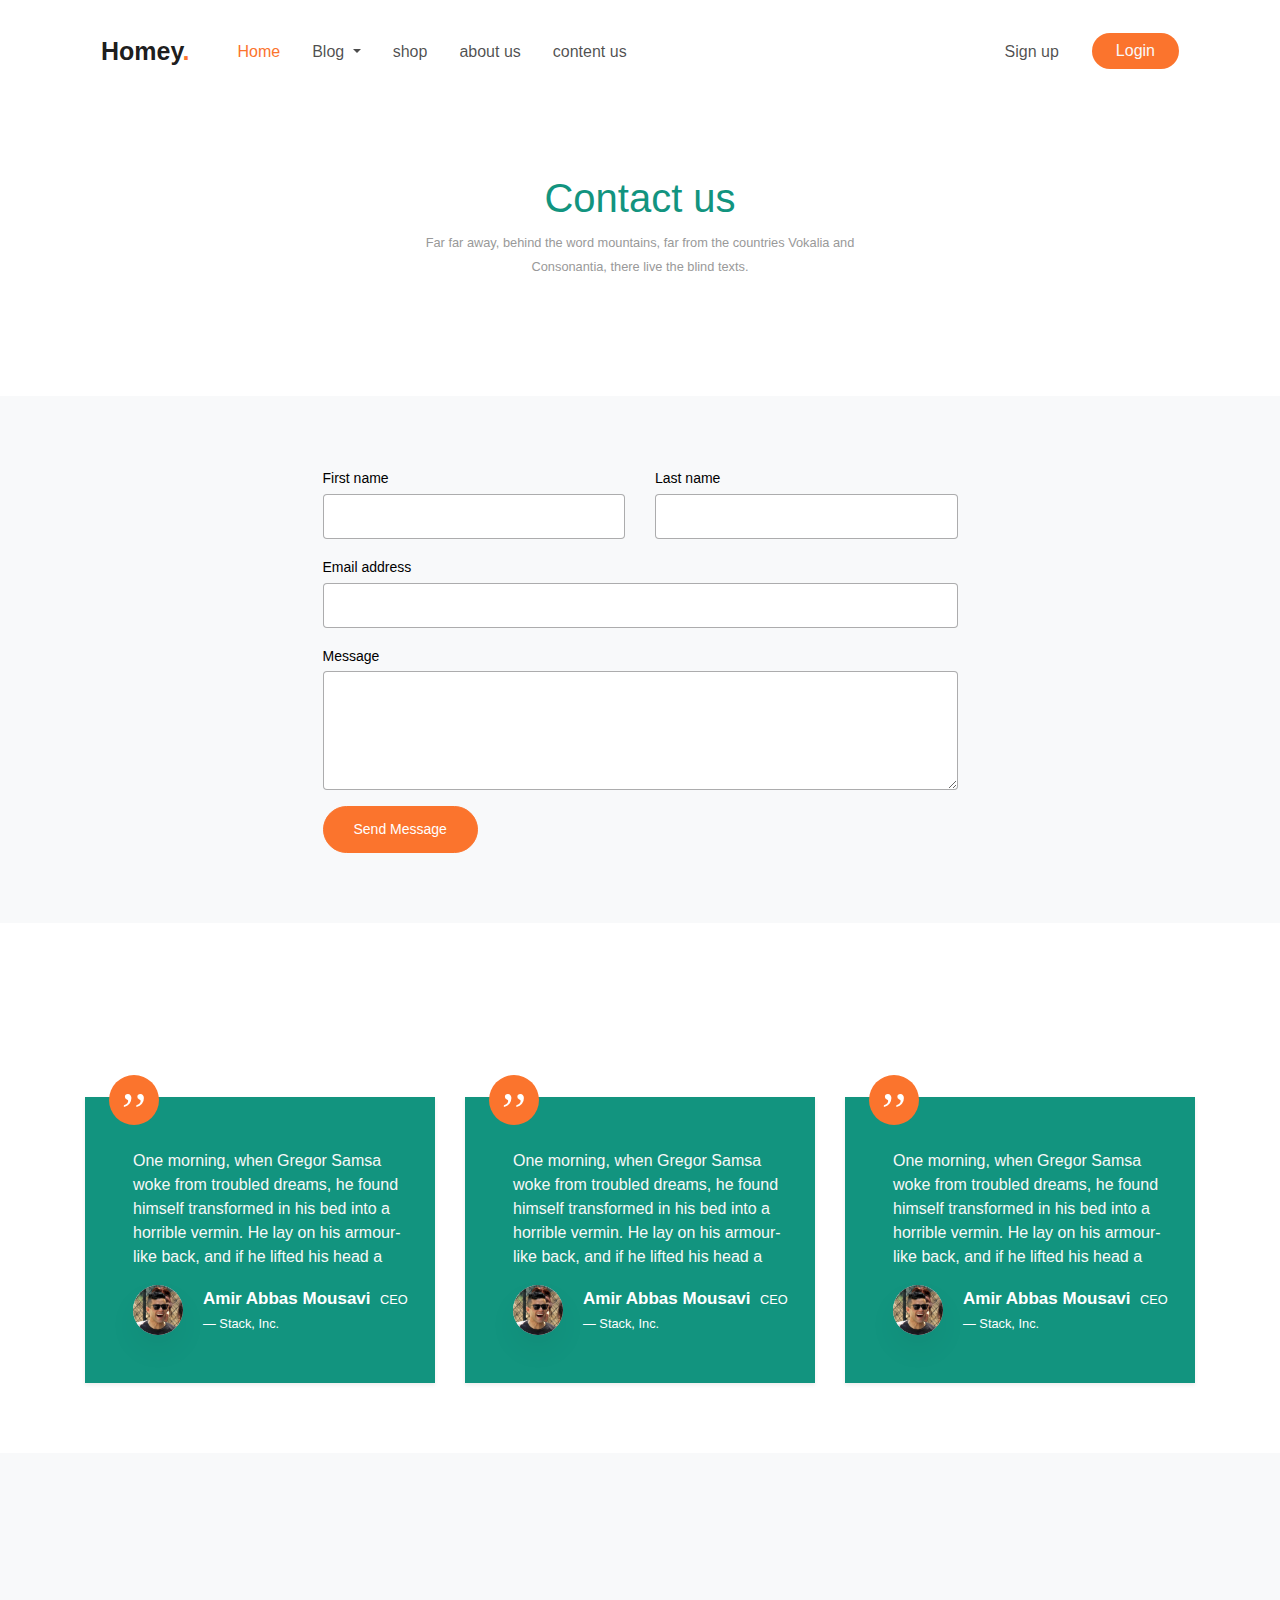
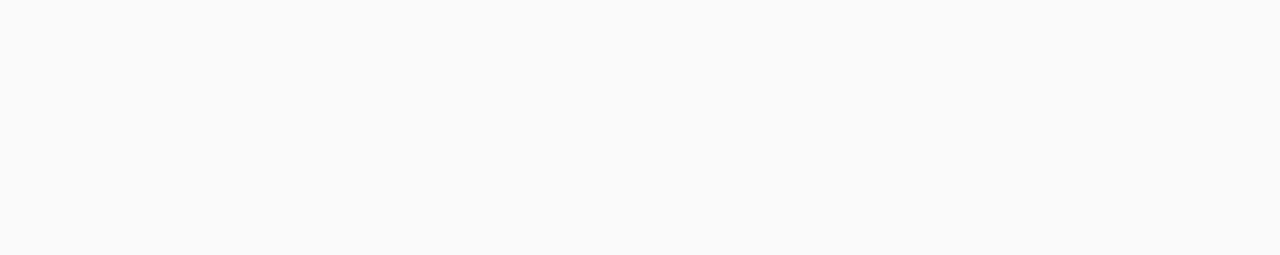
<file: contact.html>
<!DOCTYPE html>
<html lang="en">
  <head>
    <meta charset="utf-8" />
    <meta
      name="viewport"
      content="width=device-width, initial-scale=1, shrink-to-fit=no"
    />
    <meta name="author" content="" />
    <link rel="shortcut icon" href="" />

    <meta name="description" content="" />
    <meta name="keywords" content="" />

    <link rel="stylesheet" href="css/bootstrap.min.css" />
    <link rel="stylesheet" href="css/flickity.min.css" />
    <link rel="stylesheet" href="fonts/flaticon/font/flaticon.css" />
    <link rel="stylesheet" href="css/slick-theme.css" />
    <link rel="stylesheet" href="css/slick.css" />
    <link rel="stylesheet" href="fonts/icomoon/style.css" />
    <link rel="stylesheet" href="css/aos.css" />
    <link rel="stylesheet" href="css/style.css" />

    <title>Home | Homey</title>
  </head>

  <body class="contact-us">
    <!-- Header -->
    <header>
      <div class="container">
        <nav class="navbar navbar-expand-lg navbar-light bg-whit py-4">
          <!-- Logo -->
          <a class="navbar-brand" href="#">Homey<span>.</span></a>

          <!-- Open Menu Button -->
          <button
            class="navbar-toggler"
            type="button"
            data-toggle="collapse"
            data-target="#navbarNav"
            aria-controls="navbarNav"
            aria-expanded="false"
            aria-label="Toggle navigation"
          >
            <span class="navbar-toggler-icon"></span>
          </button>

          <!-- menu -->
          <div
            class="collapse navbar-collapse justify-content-between"
            id="navbarNav"
          >
            <ul class="navbar-nav pl-3">
              <li class="nav-item active">
                <a class="nav-link p-3" href="#"
                  >Home <span class="sr-only">(current)</span></a
                >
              </li>

              <li class="nav-item dropdown">
                <a
                  class="nav-link dropdown-toggle p-3"
                  href="#"
                  id="navbarDropdownMenuLink"
                  data-toggle="dropdown"
                  aria-haspopup="true"
                  aria-expanded="false"
                >
                  Blog
                </a>
                <ul
                  class="dropdown-menu"
                  aria-labelledby="navbarDropdownMenuLink"
                >
                  <li class="nav-item">
                    <a class="nav-link pl-4" href="#">Action</a>
                  </li>
                  <li class="nav-item">
                    <a class="nav-link pl-4" href="#">Another action</a>
                  </li>
                  <li class="nav-item">
                    <a class="nav-link pl-4" href="#">Something else</a>
                  </li>
                </ul>
              </li>

              <li class="nav-item">
                <a class="nav-link p-3" href="#">shop</a>
              </li>

              <li class="nav-item">
                <a class="nav-link p-3" href="#">about us</a>
              </li>

              <li class="nav-item">
                <a class="nav-link p-3" href="#">content us</a>
              </li>
            </ul>

            <!-- navbar right -->
            <ul class="navbar-nav">
              <li class="nav-item">
                <a class="sign-up btn px-4 my-auto" href="#">Sign up</a>
              </li>

              <li class="nav-item login ml-2">
                <a
                  class="btn px-4 login-button border-0"
                  data-toggle="dropdown"
                  aria-haspopup="true"
                  aria-expanded="false"
                  >Login</a
                >
                <!-- dropdown login form-->
                <div class="dropdown-menu">
                  <form class="px-4 py-3">
                    <div class="form-group">
                      <label for="exampleDropdownFormEmail1"
                        >Email address</label
                      >
                      <input
                        type="email"
                        class="form-control"
                        id="exampleDropdownFormEmail1"
                        placeholder="email@example.com"
                      />
                    </div>
                    <div class="form-group">
                      <label for="exampleDropdownFormPassword1">Password</label>
                      <input
                        type="password"
                        class="form-control"
                        id="exampleDropdownFormPassword1"
                        placeholder="Password"
                      />
                    </div>
                    <div class="form-check">
                      <label
                        class="container form-check-label d-flex align-items-center"
                        for="dropdownCheck"
                        >Remember me
                        <input
                          type="checkbox"
                          class="form-check-input"
                          id="dropdownCheck"
                        />
                        <span class="checkmark"></span>
                      </label>
                    </div>
                    <button type="submit" class="btn submit w-100">
                      Sign in
                    </button>
                  </form>
                </div>
              </li>
            </ul>
          </div>
        </nav>
      </div>
    </header>
    <!-- End Header -->

    <!-- page title -->
    <section class="page-title-section p-70">
      <div class="container">
        <div class="row justify-content-center" data-aos="zoom-in">
          <div class="col-12 pb-5 text-center heading page-title">
            <h2>Contact us</h2>
            <small>
              Far far away, behind the word mountains, far from the countries
              Vokalia and<br />
              Consonantia, there live the blind texts.
            </small>
          </div>
        </div>
      </div>
    </section>
    <!-- End page title -->

    <!-- contact form -->
    <section class="page-title-section p-70 bg-light">
      <div class="container">
        <div class="row justify-content-center">
          <div class="col-lg-7 login">
            <form class="contact-form">
              <div class="row">
                <div class="col-6">
                  <div class="form-group">
                    <label class="text-black" for="fname">First name</label>
                    <input class="form-control" type="text" id="fname">
                  </div>
                </div>
                <div class="col-6">
                  <div class="form-group">
                    <label class="text-black" for="lname">Last name</label>
                    <input class="form-control" type="text" id="lname">
                  </div>
                </div>
              </div>
              <div class="form-group">
                <label class="text-black" for="email">Email address</label>
                <input class="form-control" type="email" id="email">
              </div>
              <div class="form-group">
                <label class="text-black" for="message">Message</label>
                <textarea name="" class="form-control" id="message" cols="30" rows="5"></textarea>
              </div>
              <button type="submit" class="btn btn-primary">Send Message</button>
            </form>
          </div>
        </div>
      </div>
    </section>
    <!-- End contact form -->

    <!-- quotation -->
    <section class="quotation-section p-70">
      <div class="container">
        <div class="row justify-content-center" data-aos="zoom-in">
          <div class="col-12 pb-5 text-center heading page-title">
            <h2>Testimonials</h2>
          </div>
        </div>
        <div class="row align-items-stretch quotation">
          <div class="col-12 col-lg-4">
            <div
              class="card-body border-0 d-flex flex-column shadow-sm px-4 py-5"
            >
              <div class="quot"><span>,,</span></div>
              <div class="text w-100 pl-4 pt-4">
                <blockquote>
                  <p>
                    One morning, when Gregor Samsa woke from troubled dreams, he
                    found himself transformed in his bed into a horrible vermin.
                    He lay on his armour-like back, and if he lifted his head a
                  </p>
                </blockquote>
                <div class="author d-block position-relative">
                  <a href="#" class="d-flex align-items-center m-0 p-0">
                    <div class="icon align-self-start">
                      <img
                        src="images/photo_2020-07-25_20-12-27.jpg"
                        alt=""
                        class="img-fluid"
                      />
                    </div>
                    <div class="text">
                      <p class="m-0">
                        <strong>Amir Abbas Mousavi</strong>
                        <small>CEO — Stack, Inc.</small>
                      </p>
                    </div>
                  </a>
                  <div class="card shadow border-0 user-info position-absolute">
                    <div class="card-body">
                      <div class="text">
                        <p class="m-0">
                          <a href="#" class="m-0 p-0"
                            ><strong>Amir Abbas Mousavi</strong></a
                          >
                          <small class="d-block">CTO — Stack, Inc.</small>
                          <small>
                            I throw myself down among the tall grass by the
                            trickling stream; and, as I lie close to the earth,
                            a thousand unknown plants are
                          </small>
                        </p>
                      </div>
                    </div>
                  </div>
                </div>
              </div>
            </div>
          </div>
          <!-- /.col-12.col-lg-4 -->
          <div class="col-12 col-lg-4">
            <div
              class="card-body border-0 d-flex flex-column shadow-sm px-4 py-5"
            >
              <div class="quot"><span>,,</span></div>
              <div class="text w-100 pl-4 pt-4">
                <blockquote>
                  <p>
                    One morning, when Gregor Samsa woke from troubled dreams, he
                    found himself transformed in his bed into a horrible vermin.
                    He lay on his armour-like back, and if he lifted his head a
                  </p>
                </blockquote>
                <div class="author d-block position-relative">
                  <a href="#" class="d-flex align-items-center m-0 p-0">
                    <div class="icon align-self-start">
                      <img
                        src="images/photo_2020-07-25_20-12-27.jpg"
                        alt=""
                        class="img-fluid"
                      />
                    </div>
                    <div class="text">
                      <p class="m-0">
                        <strong>Amir Abbas Mousavi</strong>
                        <small>CEO — Stack, Inc.</small>
                      </p>
                    </div>
                  </a>
                  <div class="card shadow border-0 user-info position-absolute">
                    <div class="card-body">
                      <div class="text">
                        <p class="m-0">
                          <a href="#" class="m-0 p-0"
                            ><strong>Amir Abbas Mousavi</strong></a
                          >
                          <small class="d-block">CTO — Stack, Inc.</small>
                          <small>
                            I throw myself down among the tall grass by the
                            trickling stream; and, as I lie close to the earth,
                            a thousand unknown plants are
                          </small>
                        </p>
                      </div>
                    </div>
                  </div>
                </div>
              </div>
            </div>
          </div>
          <!-- /.col-12.col-lg-4 -->
          <div class="col-12 col-lg-4">
            <div
              class="card-body border-0 d-flex flex-column shadow-sm px-4 py-5"
            >
              <div class="quot"><span>,,</span></div>
              <div class="text w-100 pl-4 pt-4">
                <blockquote>
                  <p>
                    One morning, when Gregor Samsa woke from troubled dreams, he
                    found himself transformed in his bed into a horrible vermin.
                    He lay on his armour-like back, and if he lifted his head a
                  </p>
                </blockquote>
                <div class="author d-block position-relative">
                  <a href="#" class="d-flex align-items-center m-0 p-0">
                    <div class="icon align-self-start">
                      <img
                        src="images/photo_2020-07-25_20-12-27.jpg"
                        alt=""
                        class="img-fluid"
                      />
                    </div>
                    <div class="text">
                      <p class="m-0">
                        <strong>Amir Abbas Mousavi</strong>
                        <small>CEO — Stack, Inc.</small>
                      </p>
                    </div>
                  </a>
                  <div class="card shadow border-0 user-info position-absolute">
                    <div class="card-body">
                      <div class="text">
                        <p class="m-0">
                          <a href="#" class="m-0 p-0"
                            ><strong>Amir Abbas Mousavi</strong></a
                          >
                          <small class="d-block">CTO — Stack, Inc.</small>
                          <small>
                            I throw myself down among the tall grass by the
                            trickling stream; and, as I lie close to the earth,
                            a thousand unknown plants are
                          </small>
                        </p>
                      </div>
                    </div>
                  </div>
                </div>
              </div>
            </div>
          </div>
          <!-- /.col-12.col-lg-4 -->
        </div>
      </div>
    </section>
    <!-- End quotation -->

    <!-- footer -->
    <footer class="bg-light p-70 pb-0">
      <div class="container">
        <div class="row">
          <div class="col-6 col-sm-6 col-md-4" data-aos="flip-down">
            <div class="widget">
              <h6>About PiperNet.ir</h6>
              <small>
                Far far away, behind the word mountains, far from the countries
                Vokalia and Consonantia, there live the blind texts.
              </small>
            </div>
            <div class="widget"></div>
          </div>
          <!-- /.col-md-4 -->
          <div class="col-6 col-sm-3 col-md-2 pl-lg-5" data-aos="flip-down">
            <div class="widget">
              <h6>Pages</h6>
              <ul class="nav flex-column">
                <li class="nav-item">
                  <a href="#" class="nav-link">Services</a>
                </li>
                <li class="nav-item">
                  <a href="#" class="nav-link">Terms</a>
                </li>
                <li class="nav-item">
                  <a href="#" class="nav-link">Privacy</a>
                </li>
                <li class="nav-item">
                  <a href="#" class="nav-link">Buy</a>
                </li>
                <li class="nav-item">
                  <a href="#" class="nav-link">Sell</a>
                </li>
              </ul>
            </div>
          </div>
          <!-- /.col-md-2 -->
          <div class="col-6 col-sm-3 col-md-2" data-aos="flip-down">
            <div class="widget">
              <h6>Resources</h6>
              <ul class="nav flex-column">
                <li class="nav-item">
                  <a href="#" class="nav-link">Blog</a>
                </li>
                <li class="nav-item">
                  <a href="#" class="nav-link">About</a>
                </li>
                <li class="nav-item">
                  <a href="#" class="nav-link">Contact</a>
                </li>
              </ul>
            </div>
          </div>
          <!-- /.col-md-2 -->
          <div class="col-6 col-sm-6 col-md-4" data-aos="flip-down">
            <div class="widget quick-info">
              <h6>Contact</h6>
              <ul class="nav flex-column">
                <li class="nav-item mail">
                  <a href="mailto:mamyrbas@gmail.com" class="nav-link"
                    >mamyrbas@gmail.com</a
                  >
                </li>
                <li class="nav-item phone">
                  <a href="tel:+989190488012" class="nav-link"
                    >+98 9190488012</a
                  >
                </li>
                <li class="nav-item map">
                  <a
                    href="https://goo.gl/maps/TLqRWGLZUTyetkJ5A"
                    class="nav-link"
                    >Iran, Qom, Islamic Revolution Street</a
                  >
                </li>
              </ul>
            </div>
          </div>
          <!-- /.col-md-4 -->
          <div class="col-12" data-aos="flip-down">
            <div
              class="widget copy-right py-5 mb-0 d-flex justify-content-between"
            >
              <small>
                © 2020. All Rights Reserved. Some Right <a href="#">PiperNet.ir</a>&nbsp;&nbsp; Design by <a href="#">Untree.co</a>
              </small>


              <ul class="nav d-flex">
                <li class="nav-item">
                  <a href="#" class="nav-link px-3">Terms</a>
                </li>
                <li class="nav-item">
                  <a href="#" class="nav-link px-3">Privacy</a>
                </li>
              </ul>
            </div>
          </div>
          <!-- /.col-12 -->
        </div>
      </div>
    </footer>
    <!-- End footer -->
  </body>
  <script src="js/jquery-3.4.1.min.js"></script>
  <script src="js/popper.min.js"></script>
  <script src="js/bootstrap.min.js"></script>
  <script src="js/flickity.pkgd.min.js"></script>
  <script src="js/slick.min.js"></script>
  <script src="js/aos.js"></script>
  <script src="js/custom.js"></script>
</html>
</file>
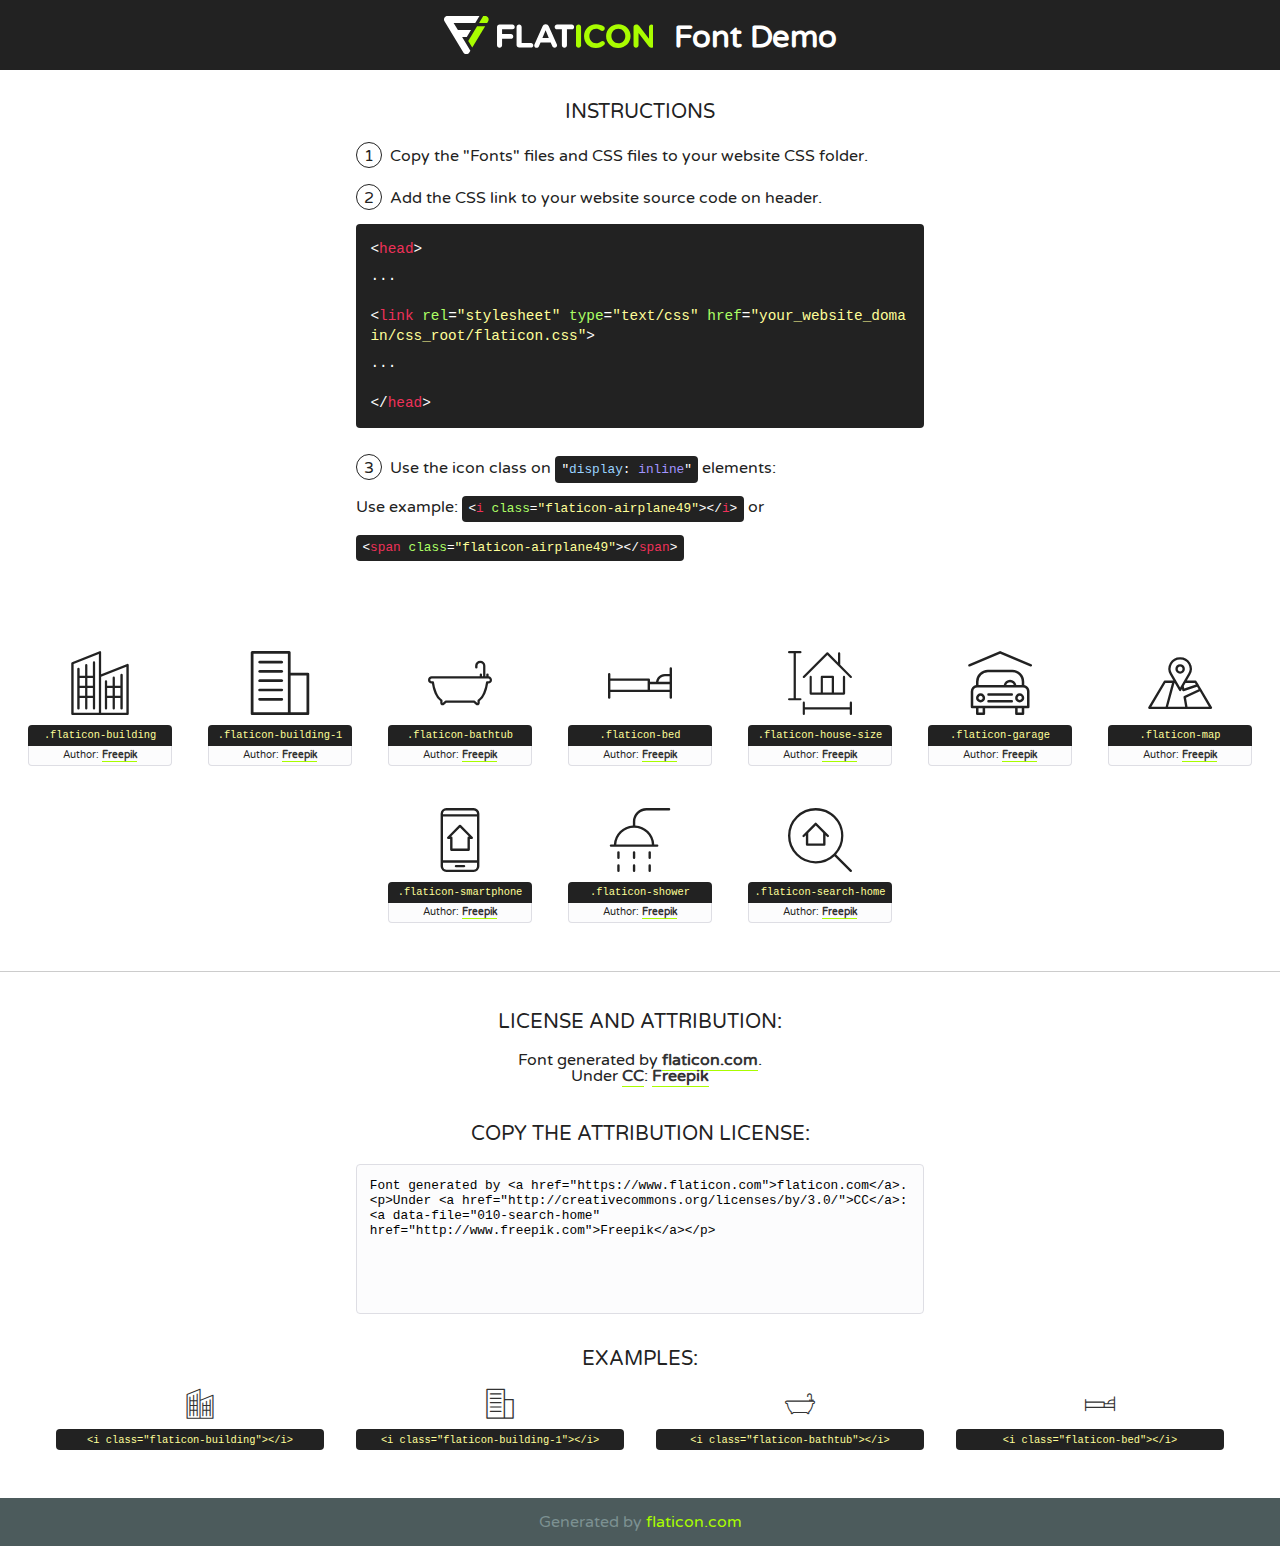
<file: fonts/flaticon/font/flaticon.html>
<!DOCTYPE html>
<!--
  Flaticon icon font: Flaticon
  Creation date: 25/05/2020 02:32
-->
<html>
<!DOCTYPE html>
<html>

<head>
    <title>Flaticon WebFont</title>
    <link href="http://fonts.googleapis.com/css?family=Varela+Round" rel="stylesheet" type="text/css" />
    <link rel="stylesheet" type="text/css" href="flaticon.css">
    <meta charset="UTF-8">
    <style>
    html, body, div, span, applet, object, iframe,
    h1, h2, h3, h4, h5, h6, p, blockquote, pre,
    a, abbr, acronym, address, big, cite, code,
    del, dfn, em, img, ins, kbd, q, s, samp,
    small, strike, strong, sub, sup, tt, var,
    b, u, i, center,
    dl, dt, dd, ol, ul, li,
    fieldset, form, label, legend,
    table, caption, tbody, tfoot, thead, tr, th, td,
    article, aside, canvas, details, embed, 
    figure, figcaption, footer, header, hgroup, 
    menu, nav, output, ruby, section, summary,
    time, mark, audio, video {
        margin: 0;
        padding: 0;
        border: 0;
        font-size: 100%;
        font: inherit;
        vertical-align: baseline;
    }
    /* HTML5 display-role reset for older browsers */
    article, aside, details, figcaption, figure, 
    footer, header, hgroup, menu, nav, section {
        display: block;
    }
    body {
        line-height: 1;
    }
    ol, ul {
        list-style: none;
    }
    blockquote, q {
        quotes: none;
    }
    blockquote:before, blockquote:after,
    q:before, q:after {
        content: '';
        content: none;
    }
    table {
        border-collapse: collapse;
        border-spacing: 0;
    }
    body {
        font-family: 'Varela Round', Helvetica, Arial, sans-serif;
        font-size: 16px;
        color: #222;
    }
    a {
        color: #333;
        border-bottom: 1px solid #a9fd00;
        font-weight: bold;
        text-decoration: none;
    }
    * {
        -moz-box-sizing: border-box;
        -webkit-box-sizing: border-box;
        box-sizing: border-box;
        margin: 0;
        padding: 0;
    }
    [class^="flaticon-"]:before, [class*=" flaticon-"]:before, [class^="flaticon-"]:after, [class*=" flaticon-"]:after {
        font-family: Flaticon;
        font-size: 30px;
        font-style: normal;
        margin-left: 20px;
        color: #333;
    }
    .wrapper {
        max-width: 600px;
        margin: auto;
        padding: 0 1em;
    }
    .title {
        font-size: 1.25em;
        text-align: center;
        margin-bottom: 1em;
        text-transform: uppercase;
    }
    header {
        text-align: center;
        background-color: #222;
        color: #fff;
        padding: 1em;
    }
    header .logo {
        width: 210px;
        height: 38px;
        display: inline-block;
        vertical-align: middle;
        margin-right: 1em;
        border: none;
    }
    header strong {
        font-size: 1.95em;
        font-weight: bold;
        vertical-align: middle;
        margin-top: 5px;
        display: inline-block;
    }
    .demo {
        margin: 2em auto;
        line-height: 1.25em;
    }
    .demo ul li {
        margin-bottom: 1em;
    }
    .demo ul li .num {
        color: #222;
        border-radius: 20px;
        display: inline-block;
        width: 26px;
        padding: 3px;
        height: 26px;
        text-align: center;
        margin-right: 0.5em;
        border: 1px solid #222;
    }
    .demo ul li code {
        background-color: #222;
        border-radius: 4px;
        padding: 0.25em 0.5em;
        display: inline-block;
        color: #fff;
        font-family: Consolas,Monaco,Lucida Console,Liberation Mono,DejaVu Sans Mono,Bitstream Vera Sans Mono,Courier New, monospace;
        font-weight: lighter;
        margin-top: 1em;
        font-size: 0.8em;
        word-break: break-all;
    }
    .demo ul li code.big {
        padding: 1em;
        font-size: 0.9em;
    }
    .demo ul li code .red {
        color: #EF3159;
    }
    .demo ul li code .green {
        color: #ACFF65;
    }
    .demo ul li code .yellow {
        color: #FFFF99;
    }
    .demo ul li code .blue {
        color: #99D3FF;
    }
    .demo ul li code .purple {
        color: #A295FF;
    }
    .demo ul li code .dots {
        margin-top: 0.5em;
        display: block;
    }
    #glyphs {
        border-bottom: 1px solid #ccc;
        padding: 2em 0;
        text-align: center;
    }
    .glyph {
        display: inline-block;
        width: 9em;
        margin: 1em;
        text-align: center;
        vertical-align: top;
        background: #FFF;
    }
    .glyph .glyph-icon {
        padding: 10px;
        display: block;
        font-family:"Flaticon";
        font-size: 64px;
        line-height: 1;
    }
    .glyph .glyph-icon:before {
        font-size: 64px;
        color: #222;
        margin-left: 0;
    }
    .class-name {
        font-size: 0.65em;
        background-color: #222;
        color: #fff;
        border-radius: 4px 4px 0 0;
        padding: 0.5em;
        color: #FFFF99;
        font-family: Consolas,Monaco,Lucida Console,Liberation Mono,DejaVu Sans Mono,Bitstream Vera Sans Mono,Courier New, monospace;
    }
    .author-name {
        font-size: 0.6em;
        background-color: #fcfcfd;
        border: 1px solid #DEDEE4;
        border-top: 0;
        border-radius: 0 0 4px 4px;
        padding: 0.5em;
    }
    .class-name:last-child {
        font-size: 10px;
        color:#888;
    }
    .class-name:last-child a {
        font-size: 10px;
        color:#555;
    }
    .class-name:last-child a:hover {
        color:#a9fd00;
    }
    .glyph > input {
        display: block;
        width: 100px;
        margin: 5px auto;
        text-align: center;
        font-size: 12px;
        cursor: text;
    }
    .glyph > input.icon-input {
        font-family:"Flaticon";
        font-size: 16px;
        margin-bottom: 10px;
    }
    .attribution .title {
        margin-top: 2em;
    }
    .attribution textarea {
        background-color: #fcfcfd;
        padding: 1em;
        border: none;
        box-shadow: none;
        border: 1px solid #DEDEE4;
        border-radius: 4px;
        resize: none;
        width: 100%;
        height: 150px;
        font-size: 0.8em;
        font-family: Consolas,Monaco,Lucida Console,Liberation Mono,DejaVu Sans Mono,Bitstream Vera Sans Mono,Courier New, monospace;
        -webkit-appearance: none;
    }
    .iconsuse {
        margin: 2em auto;
        text-align: center;
        max-width: 1200px;
    }
    .iconsuse:after {
        content: '';
        display: table;
        clear: both;
    }
    .iconsuse .image {
        float: left;
        width: 25%;
        padding: 0 1em;
    }
    .iconsuse .image p {
        margin-bottom: 1em;
    }
    .iconsuse .image span {
        display: block;
        font-size: 0.65em;
        background-color: #222;
        color: #fff;
        border-radius: 4px;
        padding: 0.5em;
        color: #FFFF99;
        margin-top: 1em;
        font-family: Consolas,Monaco,Lucida Console,Liberation Mono,DejaVu Sans Mono,Bitstream Vera Sans Mono,Courier New, monospace;
    }
    #footer {
        text-align: center;
        background-color: #4C5B5C;
        color: #7c9192;
        padding: 1em;
    }
    #footer a {
        border: none;
        color: #a9fd00;
        font-weight: normal;
    }
    @media (max-width: 960px) {
        .iconsuse .image {
            width: 50%;
        }
    }
    @media (max-width: 560px) {
        .iconsuse .image {
            width: 100%;
        }
    }
    </style>
</head>

<body class="characters-off">

    <header>
        <a href="https://www.flaticon.com" target="_blank" class="logo">
            <svg version="1.1" xmlns="http://www.w3.org/2000/svg" xmlns:xlink="http://www.w3.org/1999/xlink" xmlns:a="http://ns.adobe.com/AdobeSVGViewerExtensions/3.0/" viewBox="0 0 560.875 102.036" enable-background="new 0 0 560.875 102.036" xml:space="preserve">
                <defs>
                </defs>
                <g>
                    <g class="letters">
                        <path fill="#ffffff" d="M141.596,29.675c0-3.777,2.985-6.767,6.764-6.767h34.438c3.426,0,6.15,2.728,6.15,6.15
                        c0,3.43-2.724,6.149-6.15,6.149h-27.674v13.091h23.719c3.429,0,6.151,2.724,6.151,6.15c0,3.43-2.723,6.149-6.151,6.149h-23.719
                        v17.574c0,3.773-2.986,6.761-6.764,6.761c-3.779,0-6.764-2.989-6.764-6.761V29.675z"></path>
                        <path fill="#ffffff" d="M193.844,29.149c0-3.781,2.985-6.767,6.764-6.767c3.776,0,6.763,2.985,6.763,6.767v42.957h25.039
                        c3.426,0,6.149,2.726,6.149,6.153c0,3.425-2.723,6.15-6.149,6.15h-31.802c-3.779,0-6.764-2.986-6.764-6.768V29.149z"></path>
                        <path fill="#ffffff" d="M241.891,75.71l21.438-48.407c1.492-3.341,4.215-5.357,7.906-5.357h0.792
                        c3.686,0,6.323,2.017,7.815,5.357l21.439,48.407c0.436,0.967,0.701,1.845,0.701,2.723c0,3.602-2.809,6.501-6.414,6.501
                        c-3.161,0-5.269-1.845-6.499-4.655l-4.132-9.661h-27.059l-4.301,10.102c-1.144,2.631-3.426,4.214-6.237,4.214
                        c-3.517,0-6.24-2.81-6.24-6.325C241.1,77.64,241.451,76.677,241.891,75.71z M279.932,58.666l-8.521-20.297l-8.526,20.297H279.932
                        z"></path>
                        <path fill="#ffffff" d="M314.864,35.387H301.86c-3.429,0-6.239-2.813-6.239-6.238c0-3.429,2.811-6.24,6.239-6.24h39.533
                        c3.426,0,6.237,2.811,6.237,6.24c0,3.425-2.811,6.238-6.237,6.238h-13.001v42.785c0,3.773-2.99,6.761-6.764,6.761
                        c-3.779,0-6.764-2.989-6.764-6.761V35.387z"></path>
                        <path fill="#A9FD00" d="M352.615,29.149c0-3.781,2.985-6.767,6.767-6.767c3.774,0,6.761,2.985,6.761,6.767v49.024
                        c0,3.773-2.987,6.761-6.761,6.761c-3.781,0-6.767-2.989-6.767-6.761V29.149z"></path>
                        <path fill="#A9FD00" d="M374.132,53.836v-0.179c0-17.481,13.178-31.801,32.065-31.801c9.22,0,15.459,2.458,20.557,6.238
                        c1.402,1.054,2.637,2.985,2.637,5.357c0,3.692-2.985,6.59-6.681,6.59c-1.845,0-3.071-0.702-4.044-1.319
                        c-3.776-2.813-7.729-4.393-12.562-4.393c-10.364,0-17.831,8.611-17.831,19.154v0.173c0,10.542,7.291,19.329,17.831,19.329
                        c5.715,0,9.492-1.756,13.359-4.834c1.049-0.874,2.458-1.491,4.039-1.491c3.429,0,6.325,2.813,6.325,6.236
                        c0,2.106-1.056,3.78-2.282,4.834c-5.539,4.834-12.036,7.733-21.878,7.733C387.572,85.464,374.132,71.493,374.132,53.836z"></path>
                        <path fill="#A9FD00" d="M433.009,53.836v-0.179c0-17.481,13.79-31.801,32.766-31.801c18.981,0,32.592,14.143,32.592,31.628v0.173
                        c0,17.483-13.785,31.807-32.769,31.807C446.625,85.464,433.009,71.32,433.009,53.836z M484.224,53.836v-0.179
                        c0-10.539-7.725-19.326-18.626-19.326c-10.893,0-18.449,8.611-18.449,19.154v0.173c0,10.542,7.73,19.329,18.626,19.329
                        C476.676,72.986,484.224,64.378,484.224,53.836z"></path>
                        <path fill="#A9FD00" d="M506.233,29.321c0-3.774,2.99-6.763,6.767-6.763h1.401c3.252,0,5.183,1.583,7.029,3.953l26.093,34.265
                        V29.059c0-3.692,2.99-6.677,6.681-6.677c3.683,0,6.671,2.985,6.671,6.677v48.934c0,3.78-2.987,6.765-6.764,6.765h-0.436
                        c-3.257,0-5.188-1.581-7.034-3.953l-27.056-35.492v32.944c0,3.687-2.985,6.676-6.678,6.676c-3.683,0-6.673-2.989-6.673-6.676
                        V29.321z"></path>
                    </g>
                    <g class="insignia">
                        <path fill="#ffffff" d="M48.372,56.137h12.517l11.156-18.537H37.186L25.688,18.539h57.825L94.668,0H9.271
                        C5.925,0,2.842,1.801,1.198,4.716c-1.644,2.907-1.593,6.482,0.134,9.343l50.38,83.501c1.678,2.781,4.689,4.476,7.938,4.476
                        c3.246,0,6.257-1.695,7.935-4.476l2.898-4.804L48.372,56.137z"></path>
                        <g class="i">
                            <path fill="#A9FD00" d="M93.575,18.539h0.031v0.004l21.652,0.004l2.705-4.488c1.727-2.861,1.778-6.436,0.133-9.343
                            C116.454,1.801,113.371,0,110.026,0h-5.294L93.575,18.539z"></path>
                            <polygon fill="#A9FD00" points="88.291,27.356 64.725,66.486 75.519,84.404 109.942,27.356"></polygon>
                        </g>
                    </g>
                </g>
            </svg>
        </a>
        <strong>Font Demo</strong>
    </header>


    <section class="demo wrapper">

        <p class="title">Instructions</p>

        <ul>
            <li>
                <span class="num">1</span>Copy the "Fonts" files and CSS files to your website CSS folder.
            </li>
            <li>
                <span class="num">2</span>Add the CSS link to your website source code on header.
                <code class="big">
                    &lt;<span class="red">head</span>&gt;
                    <br/><span class="dots">...</span>
                    <br/>&lt;<span class="red">link</span> <span class="green">rel</span>=<span class="yellow">"stylesheet"</span> <span class="green">type</span>=<span class="yellow">"text/css"</span> <span class="green">href</span>=<span class="yellow">"your_website_domain/css_root/flaticon.css"</span>&gt;
                    <br/><span class="dots">...</span>
                    <br/>&lt;/<span class="red">head</span>&gt;
                </code>
            </li>

            <li>
                <p>
                    <span class="num">3</span>Use the icon class on <code>"<span class="blue">display</span>:<span class="purple"> inline</span>"</code> elements:
                    <br />
                    Use example: <code>&lt;<span class="red">i</span> <span class="green">class</span>=<span class="yellow">&quot;flaticon-airplane49&quot;</span>&gt;&lt;/<span class="red">i</span>&gt;</code> or <code>&lt;<span class="red">span</span> <span class="green">class</span>=<span class="yellow">&quot;flaticon-airplane49&quot;</span>&gt;&lt;/<span class="red">span</span>&gt;</code>
            </li>
        </ul>

    </section>




   <section id="glyphs">          
    
      
        <div class="glyph"><div class="glyph-icon flaticon-building"></div>
            <div class="class-name">.flaticon-building</div>
            <div class="author-name">Author: <a data-file="001-building" href="http://www.freepik.com">Freepik</a> </div> 
        </div>        
        
        <div class="glyph"><div class="glyph-icon flaticon-building-1"></div>
            <div class="class-name">.flaticon-building-1</div>
            <div class="author-name">Author: <a data-file="002-building-1" href="http://www.freepik.com">Freepik</a> </div> 
        </div>        
        
        <div class="glyph"><div class="glyph-icon flaticon-bathtub"></div>
            <div class="class-name">.flaticon-bathtub</div>
            <div class="author-name">Author: <a data-file="003-bathtub" href="http://www.freepik.com">Freepik</a> </div> 
        </div>        
        
        <div class="glyph"><div class="glyph-icon flaticon-bed"></div>
            <div class="class-name">.flaticon-bed</div>
            <div class="author-name">Author: <a data-file="004-bed" href="http://www.freepik.com">Freepik</a> </div> 
        </div>        
        
        <div class="glyph"><div class="glyph-icon flaticon-house-size"></div>
            <div class="class-name">.flaticon-house-size</div>
            <div class="author-name">Author: <a data-file="005-house-size" href="http://www.freepik.com">Freepik</a> </div> 
        </div>        
        
        <div class="glyph"><div class="glyph-icon flaticon-garage"></div>
            <div class="class-name">.flaticon-garage</div>
            <div class="author-name">Author: <a data-file="006-garage" href="http://www.freepik.com">Freepik</a> </div> 
        </div>        
        
        <div class="glyph"><div class="glyph-icon flaticon-map"></div>
            <div class="class-name">.flaticon-map</div>
            <div class="author-name">Author: <a data-file="007-map" href="http://www.freepik.com">Freepik</a> </div> 
        </div>        
        
        <div class="glyph"><div class="glyph-icon flaticon-smartphone"></div>
            <div class="class-name">.flaticon-smartphone</div>
            <div class="author-name">Author: <a data-file="008-smartphone" href="http://www.freepik.com">Freepik</a> </div> 
        </div>        
        
        <div class="glyph"><div class="glyph-icon flaticon-shower"></div>
            <div class="class-name">.flaticon-shower</div>
            <div class="author-name">Author: <a data-file="009-shower" href="http://www.freepik.com">Freepik</a> </div> 
        </div>        
        
        <div class="glyph"><div class="glyph-icon flaticon-search-home"></div>
            <div class="class-name">.flaticon-search-home</div>
            <div class="author-name">Author: <a data-file="010-search-home" href="http://www.freepik.com">Freepik</a> </div> 
        </div>        
        

    </section>



    <section class="attribution wrapper"   style="text-align:center;">

      <div class="title">License and attribution:</div><div class="attrDiv">Font generated by <a href="https://www.flaticon.com">flaticon.com</a>. <div><p>Under <a href="http://creativecommons.org/licenses/by/3.0/">CC</a>: <a data-file="010-search-home" href="http://www.freepik.com">Freepik</a></p>  </div>
      </div>
      <div class="title">Copy the Attribution License:</div>

    <textarea onclick="this.focus();this.select();">Font generated by &lt;a href=&quot;https://www.flaticon.com&quot;&gt;flaticon.com&lt;/a&gt;. <p>Under <a href="http://creativecommons.org/licenses/by/3.0/">CC</a>: <a data-file="010-search-home" href="http://www.freepik.com">Freepik</a></p>  
     </textarea>

    </section>

    <section class="iconsuse">

          <div class="title">Examples:</div>            
             
            <div class="image">
                <p>
                    <i class="glyph-icon flaticon-building"></i> 
                    <span>&lt;i class=&quot;flaticon-building&quot;&gt;&lt;/i&gt;</span>
                </p>
            </div>
            
            <div class="image">
                <p>
                    <i class="glyph-icon flaticon-building-1"></i> 
                    <span>&lt;i class=&quot;flaticon-building-1&quot;&gt;&lt;/i&gt;</span>
                </p>
            </div>
            
            <div class="image">
                <p>
                    <i class="glyph-icon flaticon-bathtub"></i> 
                    <span>&lt;i class=&quot;flaticon-bathtub&quot;&gt;&lt;/i&gt;</span>
                </p>
            </div>
            
            <div class="image">
                <p>
                    <i class="glyph-icon flaticon-bed"></i> 
                    <span>&lt;i class=&quot;flaticon-bed&quot;&gt;&lt;/i&gt;</span>
                </p>
            </div>
                       
        </div>
                            
    </section>

<div id="footer">
    <div>Generated by <a href="https://www.flaticon.com">flaticon.com</a>
    </div>
</div>



</body>
</html>
</file>
<file: fonts/flaticon/font/flaticon.css>
/*
  	Flaticon icon font: Flaticon
  	Creation date: 25/05/2020 02:32
  	*/

@font-face {
  font-family: "Flaticon";
  src: url("./Flaticon.eot");
  src: url("./Flaticon.eot?#iefix") format("embedded-opentype"),
       url("./Flaticon.woff2") format("woff2"),
       url("./Flaticon.woff") format("woff"),
       url("./Flaticon.ttf") format("truetype"),
       url("./Flaticon.svg#Flaticon") format("svg");
  font-weight: normal;
  font-style: normal;
}

@media screen and (-webkit-min-device-pixel-ratio:0) {
  @font-face {
    font-family: "Flaticon";
    src: url("./Flaticon.svg#Flaticon") format("svg");
  }
}

[class^="flaticon-"]:before, [class*=" flaticon-"]:before,
[class^="flaticon-"]:after, [class*=" flaticon-"]:after {   
  font-family: Flaticon;
  font-style: normal;
  font-weight: normal;
  font-variant: normal;
  text-transform: none;
  line-height: 1;
}

.flaticon-building:before { content: "\f100"; }
.flaticon-building-1:before { content: "\f101"; }
.flaticon-bathtub:before { content: "\f102"; }
.flaticon-bed:before { content: "\f103"; }
.flaticon-house-size:before { content: "\f104"; }
.flaticon-garage:before { content: "\f105"; }
.flaticon-map:before { content: "\f106"; }
.flaticon-smartphone:before { content: "\f107"; }
.flaticon-shower:before { content: "\f108"; }
.flaticon-search-home:before { content: "\f109"; }
</file>
<file: fonts/icomoon/style.css>
@font-face {
  font-family: 'icomoon';
  src:  url('fonts/icomoon.eot?10si43');
  src:  url('fonts/icomoon.eot?10si43#iefix') format('embedded-opentype'),
    url('fonts/icomoon.ttf?10si43') format('truetype'),
    url('fonts/icomoon.woff?10si43') format('woff'),
    url('fonts/icomoon.svg?10si43#icomoon') format('svg');
  font-weight: normal;
  font-style: normal;
}

[class^="icon-"], [class*=" icon-"] {
  /* use !important to prevent issues with browser extensions that change fonts */
  font-family: 'icomoon' !important;
  speak: none;
  font-style: normal;
  font-weight: normal;
  font-variant: normal;
  text-transform: none;
  line-height: 1;

  /* Better Font Rendering =========== */
  -webkit-font-smoothing: antialiased;
  -moz-osx-font-smoothing: grayscale;
}

.icon-asterisk:before {
  content: "\f069";
}
.icon-plus:before {
  content: "\f067";
}
.icon-question:before {
  content: "\f128";
}
.icon-minus:before {
  content: "\f068";
}
.icon-glass:before {
  content: "\f000";
}
.icon-music:before {
  content: "\f001";
}
.icon-search:before {
  content: "\f002";
}
.icon-envelope-o:before {
  content: "\f003";
}
.icon-heart:before {
  content: "\f004";
}
.icon-star:before {
  content: "\f005";
}
.icon-star-o:before {
  content: "\f006";
}
.icon-user:before {
  content: "\f007";
}
.icon-film:before {
  content: "\f008";
}
.icon-th-large:before {
  content: "\f009";
}
.icon-th:before {
  content: "\f00a";
}
.icon-th-list:before {
  content: "\f00b";
}
.icon-check:before {
  content: "\f00c";
}
.icon-close:before {
  content: "\f00d";
}
.icon-remove:before {
  content: "\f00d";
}
.icon-times:before {
  content: "\f00d";
}
.icon-search-plus:before {
  content: "\f00e";
}
.icon-search-minus:before {
  content: "\f010";
}
.icon-power-off:before {
  content: "\f011";
}
.icon-signal:before {
  content: "\f012";
}
.icon-cog:before {
  content: "\f013";
}
.icon-gear:before {
  content: "\f013";
}
.icon-trash-o:before {
  content: "\f014";
}
.icon-home:before {
  content: "\f015";
}
.icon-file-o:before {
  content: "\f016";
}
.icon-clock-o:before {
  content: "\f017";
}
.icon-road:before {
  content: "\f018";
}
.icon-download:before {
  content: "\f019";
}
.icon-arrow-circle-o-down:before {
  content: "\f01a";
}
.icon-arrow-circle-o-up:before {
  content: "\f01b";
}
.icon-inbox:before {
  content: "\f01c";
}
.icon-play-circle-o:before {
  content: "\f01d";
}
.icon-repeat:before {
  content: "\f01e";
}
.icon-rotate-right:before {
  content: "\f01e";
}
.icon-refresh:before {
  content: "\f021";
}
.icon-list-alt:before {
  content: "\f022";
}
.icon-lock:before {
  content: "\f023";
}
.icon-flag:before {
  content: "\f024";
}
.icon-headphones:before {
  content: "\f025";
}
.icon-volume-off:before {
  content: "\f026";
}
.icon-volume-down:before {
  content: "\f027";
}
.icon-volume-up:before {
  content: "\f028";
}
.icon-qrcode:before {
  content: "\f029";
}
.icon-barcode:before {
  content: "\f02a";
}
.icon-tag:before {
  content: "\f02b";
}
.icon-tags:before {
  content: "\f02c";
}
.icon-book:before {
  content: "\f02d";
}
.icon-bookmark:before {
  content: "\f02e";
}
.icon-print:before {
  content: "\f02f";
}
.icon-camera:before {
  content: "\f030";
}
.icon-font:before {
  content: "\f031";
}
.icon-bold:before {
  content: "\f032";
}
.icon-italic:before {
  content: "\f033";
}
.icon-text-height:before {
  content: "\f034";
}
.icon-text-width:before {
  content: "\f035";
}
.icon-align-left:before {
  content: "\f036";
}
.icon-align-center:before {
  content: "\f037";
}
.icon-align-right:before {
  content: "\f038";
}
.icon-align-justify:before {
  content: "\f039";
}
.icon-list:before {
  content: "\f03a";
}
.icon-dedent:before {
  content: "\f03b";
}
.icon-outdent:before {
  content: "\f03b";
}
.icon-indent:before {
  content: "\f03c";
}
.icon-video-camera:before {
  content: "\f03d";
}
.icon-image:before {
  content: "\f03e";
}
.icon-photo:before {
  content: "\f03e";
}
.icon-picture-o:before {
  content: "\f03e";
}
.icon-pencil:before {
  content: "\f040";
}
.icon-map-marker:before {
  content: "\f041";
}
.icon-adjust:before {
  content: "\f042";
}
.icon-tint:before {
  content: "\f043";
}
.icon-edit:before {
  content: "\f044";
}
.icon-pencil-square-o:before {
  content: "\f044";
}
.icon-share-square-o:before {
  content: "\f045";
}
.icon-check-square-o:before {
  content: "\f046";
}
.icon-arrows:before {
  content: "\f047";
}
.icon-step-backward:before {
  content: "\f048";
}
.icon-fast-backward:before {
  content: "\f049";
}
.icon-backward:before {
  content: "\f04a";
}
.icon-play:before {
  content: "\f04b";
}
.icon-pause:before {
  content: "\f04c";
}
.icon-stop:before {
  content: "\f04d";
}
.icon-forward:before {
  content: "\f04e";
}
.icon-fast-forward:before {
  content: "\f050";
}
.icon-step-forward:before {
  content: "\f051";
}
.icon-eject:before {
  content: "\f052";
}
.icon-chevron-left:before {
  content: "\f053";
}
.icon-chevron-right:before {
  content: "\f054";
}
.icon-plus-circle:before {
  content: "\f055";
}
.icon-minus-circle:before {
  content: "\f056";
}
.icon-times-circle:before {
  content: "\f057";
}
.icon-check-circle:before {
  content: "\f058";
}
.icon-question-circle:before {
  content: "\f059";
}
.icon-info-circle:before {
  content: "\f05a";
}
.icon-crosshairs:before {
  content: "\f05b";
}
.icon-times-circle-o:before {
  content: "\f05c";
}
.icon-check-circle-o:before {
  content: "\f05d";
}
.icon-ban:before {
  content: "\f05e";
}
.icon-arrow-left:before {
  content: "\f060";
}
.icon-arrow-right:before {
  content: "\f061";
}
.icon-arrow-up:before {
  content: "\f062";
}
.icon-arrow-down:before {
  content: "\f063";
}
.icon-mail-forward:before {
  content: "\f064";
}
.icon-share:before {
  content: "\f064";
}
.icon-expand:before {
  content: "\f065";
}
.icon-compress:before {
  content: "\f066";
}
.icon-exclamation-circle:before {
  content: "\f06a";
}
.icon-gift:before {
  content: "\f06b";
}
.icon-leaf:before {
  content: "\f06c";
}
.icon-fire:before {
  content: "\f06d";
}
.icon-eye:before {
  content: "\f06e";
}
.icon-eye-slash:before {
  content: "\f070";
}
.icon-exclamation-triangle:before {
  content: "\f071";
}
.icon-warning:before {
  content: "\f071";
}
.icon-plane:before {
  content: "\f072";
}
.icon-calendar:before {
  content: "\f073";
}
.icon-random:before {
  content: "\f074";
}
.icon-comment:before {
  content: "\f075";
}
.icon-magnet:before {
  content: "\f076";
}
.icon-chevron-up:before {
  content: "\f077";
}
.icon-chevron-down:before {
  content: "\f078";
}
.icon-retweet:before {
  content: "\f079";
}
.icon-shopping-cart:before {
  content: "\f07a";
}
.icon-folder:before {
  content: "\f07b";
}
.icon-folder-open:before {
  content: "\f07c";
}
.icon-arrows-v:before {
  content: "\f07d";
}
.icon-arrows-h:before {
  content: "\f07e";
}
.icon-bar-chart:before {
  content: "\f080";
}
.icon-bar-chart-o:before {
  content: "\f080";
}
.icon-twitter-square:before {
  content: "\f081";
}
.icon-facebook-square:before {
  content: "\f082";
}
.icon-camera-retro:before {
  content: "\f083";
}
.icon-key:before {
  content: "\f084";
}
.icon-cogs:before {
  content: "\f085";
}
.icon-gears:before {
  content: "\f085";
}
.icon-comments:before {
  content: "\f086";
}
.icon-thumbs-o-up:before {
  content: "\f087";
}
.icon-thumbs-o-down:before {
  content: "\f088";
}
.icon-star-half:before {
  content: "\f089";
}
.icon-heart-o:before {
  content: "\f08a";
}
.icon-sign-out:before {
  content: "\f08b";
}
.icon-linkedin-square:before {
  content: "\f08c";
}
.icon-thumb-tack:before {
  content: "\f08d";
}
.icon-external-link:before {
  content: "\f08e";
}
.icon-sign-in:before {
  content: "\f090";
}
.icon-trophy:before {
  content: "\f091";
}
.icon-github-square:before {
  content: "\f092";
}
.icon-upload:before {
  content: "\f093";
}
.icon-lemon-o:before {
  content: "\f094";
}
.icon-phone:before {
  content: "\f095";
}
.icon-square-o:before {
  content: "\f096";
}
.icon-bookmark-o:before {
  content: "\f097";
}
.icon-phone-square:before {
  content: "\f098";
}
.icon-twitter:before {
  content: "\f099";
}
.icon-facebook:before {
  content: "\f09a";
}
.icon-facebook-f:before {
  content: "\f09a";
}
.icon-github:before {
  content: "\f09b";
}
.icon-unlock:before {
  content: "\f09c";
}
.icon-credit-card:before {
  content: "\f09d";
}
.icon-feed:before {
  content: "\f09e";
}
.icon-rss:before {
  content: "\f09e";
}
.icon-hdd-o:before {
  content: "\f0a0";
}
.icon-bullhorn:before {
  content: "\f0a1";
}
.icon-bell-o:before {
  content: "\f0a2";
}
.icon-certificate:before {
  content: "\f0a3";
}
.icon-hand-o-right:before {
  content: "\f0a4";
}
.icon-hand-o-left:before {
  content: "\f0a5";
}
.icon-hand-o-up:before {
  content: "\f0a6";
}
.icon-hand-o-down:before {
  content: "\f0a7";
}
.icon-arrow-circle-left:before {
  content: "\f0a8";
}
.icon-arrow-circle-right:before {
  content: "\f0a9";
}
.icon-arrow-circle-up:before {
  content: "\f0aa";
}
.icon-arrow-circle-down:before {
  content: "\f0ab";
}
.icon-globe:before {
  content: "\f0ac";
}
.icon-wrench:before {
  content: "\f0ad";
}
.icon-tasks:before {
  content: "\f0ae";
}
.icon-filter:before {
  content: "\f0b0";
}
.icon-briefcase:before {
  content: "\f0b1";
}
.icon-arrows-alt:before {
  content: "\f0b2";
}
.icon-group:before {
  content: "\f0c0";
}
.icon-users:before {
  content: "\f0c0";
}
.icon-chain:before {
  content: "\f0c1";
}
.icon-link:before {
  content: "\f0c1";
}
.icon-cloud:before {
  content: "\f0c2";
}
.icon-flask:before {
  content: "\f0c3";
}
.icon-cut:before {
  content: "\f0c4";
}
.icon-scissors:before {
  content: "\f0c4";
}
.icon-copy:before {
  content: "\f0c5";
}
.icon-files-o:before {
  content: "\f0c5";
}
.icon-paperclip:before {
  content: "\f0c6";
}
.icon-floppy-o:before {
  content: "\f0c7";
}
.icon-save:before {
  content: "\f0c7";
}
.icon-square:before {
  content: "\f0c8";
}
.icon-bars:before {
  content: "\f0c9";
}
.icon-navicon:before {
  content: "\f0c9";
}
.icon-reorder:before {
  content: "\f0c9";
}
.icon-list-ul:before {
  content: "\f0ca";
}
.icon-list-ol:before {
  content: "\f0cb";
}
.icon-strikethrough:before {
  content: "\f0cc";
}
.icon-underline:before {
  content: "\f0cd";
}
.icon-table:before {
  content: "\f0ce";
}
.icon-magic:before {
  content: "\f0d0";
}
.icon-truck:before {
  content: "\f0d1";
}
.icon-pinterest:before {
  content: "\f0d2";
}
.icon-pinterest-square:before {
  content: "\f0d3";
}
.icon-google-plus-square:before {
  content: "\f0d4";
}
.icon-google-plus:before {
  content: "\f0d5";
}
.icon-money:before {
  content: "\f0d6";
}
.icon-caret-down:before {
  content: "\f0d7";
}
.icon-caret-up:before {
  content: "\f0d8";
}
.icon-caret-left:before {
  content: "\f0d9";
}
.icon-caret-right:before {
  content: "\f0da";
}
.icon-columns:before {
  content: "\f0db";
}
.icon-sort:before {
  content: "\f0dc";
}
.icon-unsorted:before {
  content: "\f0dc";
}
.icon-sort-desc:before {
  content: "\f0dd";
}
.icon-sort-down:before {
  content: "\f0dd";
}
.icon-sort-asc:before {
  content: "\f0de";
}
.icon-sort-up:before {
  content: "\f0de";
}
.icon-envelope:before {
  content: "\f0e0";
}
.icon-linkedin:before {
  content: "\f0e1";
}
.icon-rotate-left:before {
  content: "\f0e2";
}
.icon-undo:before {
  content: "\f0e2";
}
.icon-gavel:before {
  content: "\f0e3";
}
.icon-legal:before {
  content: "\f0e3";
}
.icon-dashboard:before {
  content: "\f0e4";
}
.icon-tachometer:before {
  content: "\f0e4";
}
.icon-comment-o:before {
  content: "\f0e5";
}
.icon-comments-o:before {
  content: "\f0e6";
}
.icon-bolt:before {
  content: "\f0e7";
}
.icon-flash:before {
  content: "\f0e7";
}
.icon-sitemap:before {
  content: "\f0e8";
}
.icon-umbrella:before {
  content: "\f0e9";
}
.icon-clipboard:before {
  content: "\f0ea";
}
.icon-paste:before {
  content: "\f0ea";
}
.icon-lightbulb-o:before {
  content: "\f0eb";
}
.icon-exchange:before {
  content: "\f0ec";
}
.icon-cloud-download:before {
  content: "\f0ed";
}
.icon-cloud-upload:before {
  content: "\f0ee";
}
.icon-user-md:before {
  content: "\f0f0";
}
.icon-stethoscope:before {
  content: "\f0f1";
}
.icon-suitcase:before {
  content: "\f0f2";
}
.icon-bell:before {
  content: "\f0f3";
}
.icon-coffee:before {
  content: "\f0f4";
}
.icon-cutlery:before {
  content: "\f0f5";
}
.icon-file-text-o:before {
  content: "\f0f6";
}
.icon-building-o:before {
  content: "\f0f7";
}
.icon-hospital-o:before {
  content: "\f0f8";
}
.icon-ambulance:before {
  content: "\f0f9";
}
.icon-medkit:before {
  content: "\f0fa";
}
.icon-fighter-jet:before {
  content: "\f0fb";
}
.icon-beer:before {
  content: "\f0fc";
}
.icon-h-square:before {
  content: "\f0fd";
}
.icon-plus-square:before {
  content: "\f0fe";
}
.icon-angle-double-left:before {
  content: "\f100";
}
.icon-angle-double-right:before {
  content: "\f101";
}
.icon-angle-double-up:before {
  content: "\f102";
}
.icon-angle-double-down:before {
  content: "\f103";
}
.icon-angle-left:before {
  content: "\f104";
}
.icon-angle-right:before {
  content: "\f105";
}
.icon-angle-up:before {
  content: "\f106";
}
.icon-angle-down:before {
  content: "\f107";
}
.icon-desktop:before {
  content: "\f108";
}
.icon-laptop:before {
  content: "\f109";
}
.icon-tablet:before {
  content: "\f10a";
}
.icon-mobile:before {
  content: "\f10b";
}
.icon-mobile-phone:before {
  content: "\f10b";
}
.icon-circle-o:before {
  content: "\f10c";
}
.icon-quote-left:before {
  content: "\f10d";
}
.icon-quote-right:before {
  content: "\f10e";
}
.icon-spinner:before {
  content: "\f110";
}
.icon-circle:before {
  content: "\f111";
}
.icon-mail-reply:before {
  content: "\f112";
}
.icon-reply:before {
  content: "\f112";
}
.icon-github-alt:before {
  content: "\f113";
}
.icon-folder-o:before {
  content: "\f114";
}
.icon-folder-open-o:before {
  content: "\f115";
}
.icon-smile-o:before {
  content: "\f118";
}
.icon-frown-o:before {
  content: "\f119";
}
.icon-meh-o:before {
  content: "\f11a";
}
.icon-gamepad:before {
  content: "\f11b";
}
.icon-keyboard-o:before {
  content: "\f11c";
}
.icon-flag-o:before {
  content: "\f11d";
}
.icon-flag-checkered:before {
  content: "\f11e";
}
.icon-terminal:before {
  content: "\f120";
}
.icon-code:before {
  content: "\f121";
}
.icon-mail-reply-all:before {
  content: "\f122";
}
.icon-reply-all:before {
  content: "\f122";
}
.icon-star-half-empty:before {
  content: "\f123";
}
.icon-star-half-full:before {
  content: "\f123";
}
.icon-star-half-o:before {
  content: "\f123";
}
.icon-location-arrow:before {
  content: "\f124";
}
.icon-crop:before {
  content: "\f125";
}
.icon-code-fork:before {
  content: "\f126";
}
.icon-chain-broken:before {
  content: "\f127";
}
.icon-unlink:before {
  content: "\f127";
}
.icon-info:before {
  content: "\f129";
}
.icon-exclamation:before {
  content: "\f12a";
}
.icon-superscript:before {
  content: "\f12b";
}
.icon-subscript:before {
  content: "\f12c";
}
.icon-eraser:before {
  content: "\f12d";
}
.icon-puzzle-piece:before {
  content: "\f12e";
}
.icon-microphone:before {
  content: "\f130";
}
.icon-microphone-slash:before {
  content: "\f131";
}
.icon-shield:before {
  content: "\f132";
}
.icon-calendar-o:before {
  content: "\f133";
}
.icon-fire-extinguisher:before {
  content: "\f134";
}
.icon-rocket:before {
  content: "\f135";
}
.icon-maxcdn:before {
  content: "\f136";
}
.icon-chevron-circle-left:before {
  content: "\f137";
}
.icon-chevron-circle-right:before {
  content: "\f138";
}
.icon-chevron-circle-up:before {
  content: "\f139";
}
.icon-chevron-circle-down:before {
  content: "\f13a";
}
.icon-html5:before {
  content: "\f13b";
}
.icon-css3:before {
  content: "\f13c";
}
.icon-anchor:before {
  content: "\f13d";
}
.icon-unlock-alt:before {
  content: "\f13e";
}
.icon-bullseye:before {
  content: "\f140";
}
.icon-ellipsis-h:before {
  content: "\f141";
}
.icon-ellipsis-v:before {
  content: "\f142";
}
.icon-rss-square:before {
  content: "\f143";
}
.icon-play-circle:before {
  content: "\f144";
}
.icon-ticket:before {
  content: "\f145";
}
.icon-minus-square:before {
  content: "\f146";
}
.icon-minus-square-o:before {
  content: "\f147";
}
.icon-level-up:before {
  content: "\f148";
}
.icon-level-down:before {
  content: "\f149";
}
.icon-check-square:before {
  content: "\f14a";
}
.icon-pencil-square:before {
  content: "\f14b";
}
.icon-external-link-square:before {
  content: "\f14c";
}
.icon-share-square:before {
  content: "\f14d";
}
.icon-compass:before {
  content: "\f14e";
}
.icon-caret-square-o-down:before {
  content: "\f150";
}
.icon-toggle-down:before {
  content: "\f150";
}
.icon-caret-square-o-up:before {
  content: "\f151";
}
.icon-toggle-up:before {
  content: "\f151";
}
.icon-caret-square-o-right:before {
  content: "\f152";
}
.icon-toggle-right:before {
  content: "\f152";
}
.icon-eur:before {
  content: "\f153";
}
.icon-euro:before {
  content: "\f153";
}
.icon-gbp:before {
  content: "\f154";
}
.icon-dollar:before {
  content: "\f155";
}
.icon-usd:before {
  content: "\f155";
}
.icon-inr:before {
  content: "\f156";
}
.icon-rupee:before {
  content: "\f156";
}
.icon-cny:before {
  content: "\f157";
}
.icon-jpy:before {
  content: "\f157";
}
.icon-rmb:before {
  content: "\f157";
}
.icon-yen:before {
  content: "\f157";
}
.icon-rouble:before {
  content: "\f158";
}
.icon-rub:before {
  content: "\f158";
}
.icon-ruble:before {
  content: "\f158";
}
.icon-krw:before {
  content: "\f159";
}
.icon-won:before {
  content: "\f159";
}
.icon-bitcoin:before {
  content: "\f15a";
}
.icon-btc:before {
  content: "\f15a";
}
.icon-file:before {
  content: "\f15b";
}
.icon-file-text:before {
  content: "\f15c";
}
.icon-sort-alpha-asc:before {
  content: "\f15d";
}
.icon-sort-alpha-desc:before {
  content: "\f15e";
}
.icon-sort-amount-asc:before {
  content: "\f160";
}
.icon-sort-amount-desc:before {
  content: "\f161";
}
.icon-sort-numeric-asc:before {
  content: "\f162";
}
.icon-sort-numeric-desc:before {
  content: "\f163";
}
.icon-thumbs-up:before {
  content: "\f164";
}
.icon-thumbs-down:before {
  content: "\f165";
}
.icon-youtube-square:before {
  content: "\f166";
}
.icon-youtube:before {
  content: "\f167";
}
.icon-xing:before {
  content: "\f168";
}
.icon-xing-square:before {
  content: "\f169";
}
.icon-youtube-play:before {
  content: "\f16a";
}
.icon-dropbox:before {
  content: "\f16b";
}
.icon-stack-overflow:before {
  content: "\f16c";
}
.icon-instagram:before {
  content: "\f16d";
}
.icon-flickr:before {
  content: "\f16e";
}
.icon-adn:before {
  content: "\f170";
}
.icon-bitbucket:before {
  content: "\f171";
}
.icon-bitbucket-square:before {
  content: "\f172";
}
.icon-tumblr:before {
  content: "\f173";
}
.icon-tumblr-square:before {
  content: "\f174";
}
.icon-long-arrow-down:before {
  content: "\f175";
}
.icon-long-arrow-up:before {
  content: "\f176";
}
.icon-long-arrow-left:before {
  content: "\f177";
}
.icon-long-arrow-right:before {
  content: "\f178";
}
.icon-apple:before {
  content: "\f179";
}
.icon-windows:before {
  content: "\f17a";
}
.icon-android:before {
  content: "\f17b";
}
.icon-linux:before {
  content: "\f17c";
}
.icon-dribbble:before {
  content: "\f17d";
}
.icon-skype:before {
  content: "\f17e";
}
.icon-foursquare:before {
  content: "\f180";
}
.icon-trello:before {
  content: "\f181";
}
.icon-female:before {
  content: "\f182";
}
.icon-male:before {
  content: "\f183";
}
.icon-gittip:before {
  content: "\f184";
}
.icon-gratipay:before {
  content: "\f184";
}
.icon-sun-o:before {
  content: "\f185";
}
.icon-moon-o:before {
  content: "\f186";
}
.icon-archive:before {
  content: "\f187";
}
.icon-bug:before {
  content: "\f188";
}
.icon-vk:before {
  content: "\f189";
}
.icon-weibo:before {
  content: "\f18a";
}
.icon-renren:before {
  content: "\f18b";
}
.icon-pagelines:before {
  content: "\f18c";
}
.icon-stack-exchange:before {
  content: "\f18d";
}
.icon-arrow-circle-o-right:before {
  content: "\f18e";
}
.icon-arrow-circle-o-left:before {
  content: "\f190";
}
.icon-caret-square-o-left:before {
  content: "\f191";
}
.icon-toggle-left:before {
  content: "\f191";
}
.icon-dot-circle-o:before {
  content: "\f192";
}
.icon-wheelchair:before {
  content: "\f193";
}
.icon-vimeo-square:before {
  content: "\f194";
}
.icon-try:before {
  content: "\f195";
}
.icon-turkish-lira:before {
  content: "\f195";
}
.icon-plus-square-o:before {
  content: "\f196";
}
.icon-space-shuttle:before {
  content: "\f197";
}
.icon-slack:before {
  content: "\f198";
}
.icon-envelope-square:before {
  content: "\f199";
}
.icon-wordpress:before {
  content: "\f19a";
}
.icon-openid:before {
  content: "\f19b";
}
.icon-bank:before {
  content: "\f19c";
}
.icon-institution:before {
  content: "\f19c";
}
.icon-university:before {
  content: "\f19c";
}
.icon-graduation-cap:before {
  content: "\f19d";
}
.icon-mortar-board:before {
  content: "\f19d";
}
.icon-yahoo:before {
  content: "\f19e";
}
.icon-google:before {
  content: "\f1a0";
}
.icon-reddit:before {
  content: "\f1a1";
}
.icon-reddit-square:before {
  content: "\f1a2";
}
.icon-stumbleupon-circle:before {
  content: "\f1a3";
}
.icon-stumbleupon:before {
  content: "\f1a4";
}
.icon-delicious:before {
  content: "\f1a5";
}
.icon-digg:before {
  content: "\f1a6";
}
.icon-pied-piper-pp:before {
  content: "\f1a7";
}
.icon-pied-piper-alt:before {
  content: "\f1a8";
}
.icon-drupal:before {
  content: "\f1a9";
}
.icon-joomla:before {
  content: "\f1aa";
}
.icon-language:before {
  content: "\f1ab";
}
.icon-fax:before {
  content: "\f1ac";
}
.icon-building:before {
  content: "\f1ad";
}
.icon-child:before {
  content: "\f1ae";
}
.icon-paw:before {
  content: "\f1b0";
}
.icon-spoon:before {
  content: "\f1b1";
}
.icon-cube:before {
  content: "\f1b2";
}
.icon-cubes:before {
  content: "\f1b3";
}
.icon-behance:before {
  content: "\f1b4";
}
.icon-behance-square:before {
  content: "\f1b5";
}
.icon-steam:before {
  content: "\f1b6";
}
.icon-steam-square:before {
  content: "\f1b7";
}
.icon-recycle:before {
  content: "\f1b8";
}
.icon-automobile:before {
  content: "\f1b9";
}
.icon-car:before {
  content: "\f1b9";
}
.icon-cab:before {
  content: "\f1ba";
}
.icon-taxi:before {
  content: "\f1ba";
}
.icon-tree:before {
  content: "\f1bb";
}
.icon-spotify:before {
  content: "\f1bc";
}
.icon-deviantart:before {
  content: "\f1bd";
}
.icon-soundcloud:before {
  content: "\f1be";
}
.icon-database:before {
  content: "\f1c0";
}
.icon-file-pdf-o:before {
  content: "\f1c1";
}
.icon-file-word-o:before {
  content: "\f1c2";
}
.icon-file-excel-o:before {
  content: "\f1c3";
}
.icon-file-powerpoint-o:before {
  content: "\f1c4";
}
.icon-file-image-o:before {
  content: "\f1c5";
}
.icon-file-photo-o:before {
  content: "\f1c5";
}
.icon-file-picture-o:before {
  content: "\f1c5";
}
.icon-file-archive-o:before {
  content: "\f1c6";
}
.icon-file-zip-o:before {
  content: "\f1c6";
}
.icon-file-audio-o:before {
  content: "\f1c7";
}
.icon-file-sound-o:before {
  content: "\f1c7";
}
.icon-file-movie-o:before {
  content: "\f1c8";
}
.icon-file-video-o:before {
  content: "\f1c8";
}
.icon-file-code-o:before {
  content: "\f1c9";
}
.icon-vine:before {
  content: "\f1ca";
}
.icon-codepen:before {
  content: "\f1cb";
}
.icon-jsfiddle:before {
  content: "\f1cc";
}
.icon-life-bouy:before {
  content: "\f1cd";
}
.icon-life-buoy:before {
  content: "\f1cd";
}
.icon-life-ring:before {
  content: "\f1cd";
}
.icon-life-saver:before {
  content: "\f1cd";
}
.icon-support:before {
  content: "\f1cd";
}
.icon-circle-o-notch:before {
  content: "\f1ce";
}
.icon-ra:before {
  content: "\f1d0";
}
.icon-rebel:before {
  content: "\f1d0";
}
.icon-resistance:before {
  content: "\f1d0";
}
.icon-empire:before {
  content: "\f1d1";
}
.icon-ge:before {
  content: "\f1d1";
}
.icon-git-square:before {
  content: "\f1d2";
}
.icon-git:before {
  content: "\f1d3";
}
.icon-hacker-news:before {
  content: "\f1d4";
}
.icon-y-combinator-square:before {
  content: "\f1d4";
}
.icon-yc-square:before {
  content: "\f1d4";
}
.icon-tencent-weibo:before {
  content: "\f1d5";
}
.icon-qq:before {
  content: "\f1d6";
}
.icon-wechat:before {
  content: "\f1d7";
}
.icon-weixin:before {
  content: "\f1d7";
}
.icon-paper-plane:before {
  content: "\f1d8";
}
.icon-send:before {
  content: "\f1d8";
}
.icon-paper-plane-o:before {
  content: "\f1d9";
}
.icon-send-o:before {
  content: "\f1d9";
}
.icon-history:before {
  content: "\f1da";
}
.icon-circle-thin:before {
  content: "\f1db";
}
.icon-header:before {
  content: "\f1dc";
}
.icon-paragraph:before {
  content: "\f1dd";
}
.icon-sliders:before {
  content: "\f1de";
}
.icon-share-alt:before {
  content: "\f1e0";
}
.icon-share-alt-square:before {
  content: "\f1e1";
}
.icon-bomb:before {
  content: "\f1e2";
}
.icon-futbol-o:before {
  content: "\f1e3";
}
.icon-soccer-ball-o:before {
  content: "\f1e3";
}
.icon-tty:before {
  content: "\f1e4";
}
.icon-binoculars:before {
  content: "\f1e5";
}
.icon-plug:before {
  content: "\f1e6";
}
.icon-slideshare:before {
  content: "\f1e7";
}
.icon-twitch:before {
  content: "\f1e8";
}
.icon-yelp:before {
  content: "\f1e9";
}
.icon-newspaper-o:before {
  content: "\f1ea";
}
.icon-wifi:before {
  content: "\f1eb";
}
.icon-calculator:before {
  content: "\f1ec";
}
.icon-paypal:before {
  content: "\f1ed";
}
.icon-google-wallet:before {
  content: "\f1ee";
}
.icon-cc-visa:before {
  content: "\f1f0";
}
.icon-cc-mastercard:before {
  content: "\f1f1";
}
.icon-cc-discover:before {
  content: "\f1f2";
}
.icon-cc-amex:before {
  content: "\f1f3";
}
.icon-cc-paypal:before {
  content: "\f1f4";
}
.icon-cc-stripe:before {
  content: "\f1f5";
}
.icon-bell-slash:before {
  content: "\f1f6";
}
.icon-bell-slash-o:before {
  content: "\f1f7";
}
.icon-trash:before {
  content: "\f1f8";
}
.icon-copyright:before {
  content: "\f1f9";
}
.icon-at:before {
  content: "\f1fa";
}
.icon-eyedropper:before {
  content: "\f1fb";
}
.icon-paint-brush:before {
  content: "\f1fc";
}
.icon-birthday-cake:before {
  content: "\f1fd";
}
.icon-area-chart:before {
  content: "\f1fe";
}
.icon-pie-chart:before {
  content: "\f200";
}
.icon-line-chart:before {
  content: "\f201";
}
.icon-lastfm:before {
  content: "\f202";
}
.icon-lastfm-square:before {
  content: "\f203";
}
.icon-toggle-off:before {
  content: "\f204";
}
.icon-toggle-on:before {
  content: "\f205";
}
.icon-bicycle:before {
  content: "\f206";
}
.icon-bus:before {
  content: "\f207";
}
.icon-ioxhost:before {
  content: "\f208";
}
.icon-angellist:before {
  content: "\f209";
}
.icon-cc:before {
  content: "\f20a";
}
.icon-ils:before {
  content: "\f20b";
}
.icon-shekel:before {
  content: "\f20b";
}
.icon-sheqel:before {
  content: "\f20b";
}
.icon-meanpath:before {
  content: "\f20c";
}
.icon-buysellads:before {
  content: "\f20d";
}
.icon-connectdevelop:before {
  content: "\f20e";
}
.icon-dashcube:before {
  content: "\f210";
}
.icon-forumbee:before {
  content: "\f211";
}
.icon-leanpub:before {
  content: "\f212";
}
.icon-sellsy:before {
  content: "\f213";
}
.icon-shirtsinbulk:before {
  content: "\f214";
}
.icon-simplybuilt:before {
  content: "\f215";
}
.icon-skyatlas:before {
  content: "\f216";
}
.icon-cart-plus:before {
  content: "\f217";
}
.icon-cart-arrow-down:before {
  content: "\f218";
}
.icon-diamond:before {
  content: "\f219";
}
.icon-ship:before {
  content: "\f21a";
}
.icon-user-secret:before {
  content: "\f21b";
}
.icon-motorcycle:before {
  content: "\f21c";
}
.icon-street-view:before {
  content: "\f21d";
}
.icon-heartbeat:before {
  content: "\f21e";
}
.icon-venus:before {
  content: "\f221";
}
.icon-mars:before {
  content: "\f222";
}
.icon-mercury:before {
  content: "\f223";
}
.icon-intersex:before {
  content: "\f224";
}
.icon-transgender:before {
  content: "\f224";
}
.icon-transgender-alt:before {
  content: "\f225";
}
.icon-venus-double:before {
  content: "\f226";
}
.icon-mars-double:before {
  content: "\f227";
}
.icon-venus-mars:before {
  content: "\f228";
}
.icon-mars-stroke:before {
  content: "\f229";
}
.icon-mars-stroke-v:before {
  content: "\f22a";
}
.icon-mars-stroke-h:before {
  content: "\f22b";
}
.icon-neuter:before {
  content: "\f22c";
}
.icon-genderless:before {
  content: "\f22d";
}
.icon-facebook-official:before {
  content: "\f230";
}
.icon-pinterest-p:before {
  content: "\f231";
}
.icon-whatsapp:before {
  content: "\f232";
}
.icon-server:before {
  content: "\f233";
}
.icon-user-plus:before {
  content: "\f234";
}
.icon-user-times:before {
  content: "\f235";
}
.icon-bed:before {
  content: "\f236";
}
.icon-hotel:before {
  content: "\f236";
}
.icon-viacoin:before {
  content: "\f237";
}
.icon-train:before {
  content: "\f238";
}
.icon-subway:before {
  content: "\f239";
}
.icon-medium:before {
  content: "\f23a";
}
.icon-y-combinator:before {
  content: "\f23b";
}
.icon-yc:before {
  content: "\f23b";
}
.icon-optin-monster:before {
  content: "\f23c";
}
.icon-opencart:before {
  content: "\f23d";
}
.icon-expeditedssl:before {
  content: "\f23e";
}
.icon-battery:before {
  content: "\f240";
}
.icon-battery-4:before {
  content: "\f240";
}
.icon-battery-full:before {
  content: "\f240";
}
.icon-battery-3:before {
  content: "\f241";
}
.icon-battery-three-quarters:before {
  content: "\f241";
}
.icon-battery-2:before {
  content: "\f242";
}
.icon-battery-half:before {
  content: "\f242";
}
.icon-battery-1:before {
  content: "\f243";
}
.icon-battery-quarter:before {
  content: "\f243";
}
.icon-battery-0:before {
  content: "\f244";
}
.icon-battery-empty:before {
  content: "\f244";
}
.icon-mouse-pointer:before {
  content: "\f245";
}
.icon-i-cursor:before {
  content: "\f246";
}
.icon-object-group:before {
  content: "\f247";
}
.icon-object-ungroup:before {
  content: "\f248";
}
.icon-sticky-note:before {
  content: "\f249";
}
.icon-sticky-note-o:before {
  content: "\f24a";
}
.icon-cc-jcb:before {
  content: "\f24b";
}
.icon-cc-diners-club:before {
  content: "\f24c";
}
.icon-clone:before {
  content: "\f24d";
}
.icon-balance-scale:before {
  content: "\f24e";
}
.icon-hourglass-o:before {
  content: "\f250";
}
.icon-hourglass-1:before {
  content: "\f251";
}
.icon-hourglass-start:before {
  content: "\f251";
}
.icon-hourglass-2:before {
  content: "\f252";
}
.icon-hourglass-half:before {
  content: "\f252";
}
.icon-hourglass-3:before {
  content: "\f253";
}
.icon-hourglass-end:before {
  content: "\f253";
}
.icon-hourglass:before {
  content: "\f254";
}
.icon-hand-grab-o:before {
  content: "\f255";
}
.icon-hand-rock-o:before {
  content: "\f255";
}
.icon-hand-paper-o:before {
  content: "\f256";
}
.icon-hand-stop-o:before {
  content: "\f256";
}
.icon-hand-scissors-o:before {
  content: "\f257";
}
.icon-hand-lizard-o:before {
  content: "\f258";
}
.icon-hand-spock-o:before {
  content: "\f259";
}
.icon-hand-pointer-o:before {
  content: "\f25a";
}
.icon-hand-peace-o:before {
  content: "\f25b";
}
.icon-trademark:before {
  content: "\f25c";
}
.icon-registered:before {
  content: "\f25d";
}
.icon-creative-commons:before {
  content: "\f25e";
}
.icon-gg:before {
  content: "\f260";
}
.icon-gg-circle:before {
  content: "\f261";
}
.icon-tripadvisor:before {
  content: "\f262";
}
.icon-odnoklassniki:before {
  content: "\f263";
}
.icon-odnoklassniki-square:before {
  content: "\f264";
}
.icon-get-pocket:before {
  content: "\f265";
}
.icon-wikipedia-w:before {
  content: "\f266";
}
.icon-safari:before {
  content: "\f267";
}
.icon-chrome:before {
  content: "\f268";
}
.icon-firefox:before {
  content: "\f269";
}
.icon-opera:before {
  content: "\f26a";
}
.icon-internet-explorer:before {
  content: "\f26b";
}
.icon-television:before {
  content: "\f26c";
}
.icon-tv:before {
  content: "\f26c";
}
.icon-contao:before {
  content: "\f26d";
}
.icon-500px:before {
  content: "\f26e";
}
.icon-amazon:before {
  content: "\f270";
}
.icon-calendar-plus-o:before {
  content: "\f271";
}
.icon-calendar-minus-o:before {
  content: "\f272";
}
.icon-calendar-times-o:before {
  content: "\f273";
}
.icon-calendar-check-o:before {
  content: "\f274";
}
.icon-industry:before {
  content: "\f275";
}
.icon-map-pin:before {
  content: "\f276";
}
.icon-map-signs:before {
  content: "\f277";
}
.icon-map-o:before {
  content: "\f278";
}
.icon-map:before {
  content: "\f279";
}
.icon-commenting:before {
  content: "\f27a";
}
.icon-commenting-o:before {
  content: "\f27b";
}
.icon-houzz:before {
  content: "\f27c";
}
.icon-vimeo:before {
  content: "\f27d";
}
.icon-black-tie:before {
  content: "\f27e";
}
.icon-fonticons:before {
  content: "\f280";
}
.icon-reddit-alien:before {
  content: "\f281";
}
.icon-edge:before {
  content: "\f282";
}
.icon-credit-card-alt:before {
  content: "\f283";
}
.icon-codiepie:before {
  content: "\f284";
}
.icon-modx:before {
  content: "\f285";
}
.icon-fort-awesome:before {
  content: "\f286";
}
.icon-usb:before {
  content: "\f287";
}
.icon-product-hunt:before {
  content: "\f288";
}
.icon-mixcloud:before {
  content: "\f289";
}
.icon-scribd:before {
  content: "\f28a";
}
.icon-pause-circle:before {
  content: "\f28b";
}
.icon-pause-circle-o:before {
  content: "\f28c";
}
.icon-stop-circle:before {
  content: "\f28d";
}
.icon-stop-circle-o:before {
  content: "\f28e";
}
.icon-shopping-bag:before {
  content: "\f290";
}
.icon-shopping-basket:before {
  content: "\f291";
}
.icon-hashtag:before {
  content: "\f292";
}
.icon-bluetooth:before {
  content: "\f293";
}
.icon-bluetooth-b:before {
  content: "\f294";
}
.icon-percent:before {
  content: "\f295";
}
.icon-gitlab:before {
  content: "\f296";
}
.icon-wpbeginner:before {
  content: "\f297";
}
.icon-wpforms:before {
  content: "\f298";
}
.icon-envira:before {
  content: "\f299";
}
.icon-universal-access:before {
  content: "\f29a";
}
.icon-wheelchair-alt:before {
  content: "\f29b";
}
.icon-question-circle-o:before {
  content: "\f29c";
}
.icon-blind:before {
  content: "\f29d";
}
.icon-audio-description:before {
  content: "\f29e";
}
.icon-volume-control-phone:before {
  content: "\f2a0";
}
.icon-braille:before {
  content: "\f2a1";
}
.icon-assistive-listening-systems:before {
  content: "\f2a2";
}
.icon-american-sign-language-interpreting:before {
  content: "\f2a3";
}
.icon-asl-interpreting:before {
  content: "\f2a3";
}
.icon-deaf:before {
  content: "\f2a4";
}
.icon-deafness:before {
  content: "\f2a4";
}
.icon-hard-of-hearing:before {
  content: "\f2a4";
}
.icon-glide:before {
  content: "\f2a5";
}
.icon-glide-g:before {
  content: "\f2a6";
}
.icon-sign-language:before {
  content: "\f2a7";
}
.icon-signing:before {
  content: "\f2a7";
}
.icon-low-vision:before {
  content: "\f2a8";
}
.icon-viadeo:before {
  content: "\f2a9";
}
.icon-viadeo-square:before {
  content: "\f2aa";
}
.icon-snapchat:before {
  content: "\f2ab";
}
.icon-snapchat-ghost:before {
  content: "\f2ac";
}
.icon-snapchat-square:before {
  content: "\f2ad";
}
.icon-pied-piper:before {
  content: "\f2ae";
}
.icon-first-order:before {
  content: "\f2b0";
}
.icon-yoast:before {
  content: "\f2b1";
}
.icon-themeisle:before {
  content: "\f2b2";
}
.icon-google-plus-circle:before {
  content: "\f2b3";
}
.icon-google-plus-official:before {
  content: "\f2b3";
}
.icon-fa:before {
  content: "\f2b4";
}
.icon-font-awesome:before {
  content: "\f2b4";
}
.icon-handshake-o:before {
  content: "\f2b5";
}
.icon-envelope-open:before {
  content: "\f2b6";
}
.icon-envelope-open-o:before {
  content: "\f2b7";
}
.icon-linode:before {
  content: "\f2b8";
}
.icon-address-book:before {
  content: "\f2b9";
}
.icon-address-book-o:before {
  content: "\f2ba";
}
.icon-address-card:before {
  content: "\f2bb";
}
.icon-vcard:before {
  content: "\f2bb";
}
.icon-address-card-o:before {
  content: "\f2bc";
}
.icon-vcard-o:before {
  content: "\f2bc";
}
.icon-user-circle:before {
  content: "\f2bd";
}
.icon-user-circle-o:before {
  content: "\f2be";
}
.icon-user-o:before {
  content: "\f2c0";
}
.icon-id-badge:before {
  content: "\f2c1";
}
.icon-drivers-license:before {
  content: "\f2c2";
}
.icon-id-card:before {
  content: "\f2c2";
}
.icon-drivers-license-o:before {
  content: "\f2c3";
}
.icon-id-card-o:before {
  content: "\f2c3";
}
.icon-quora:before {
  content: "\f2c4";
}
.icon-free-code-camp:before {
  content: "\f2c5";
}
.icon-telegram:before {
  content: "\f2c6";
}
.icon-thermometer:before {
  content: "\f2c7";
}
.icon-thermometer-4:before {
  content: "\f2c7";
}
.icon-thermometer-full:before {
  content: "\f2c7";
}
.icon-thermometer-3:before {
  content: "\f2c8";
}
.icon-thermometer-three-quarters:before {
  content: "\f2c8";
}
.icon-thermometer-2:before {
  content: "\f2c9";
}
.icon-thermometer-half:before {
  content: "\f2c9";
}
.icon-thermometer-1:before {
  content: "\f2ca";
}
.icon-thermometer-quarter:before {
  content: "\f2ca";
}
.icon-thermometer-0:before {
  content: "\f2cb";
}
.icon-thermometer-empty:before {
  content: "\f2cb";
}
.icon-shower:before {
  content: "\f2cc";
}
.icon-bath:before {
  content: "\f2cd";
}
.icon-bathtub:before {
  content: "\f2cd";
}
.icon-s15:before {
  content: "\f2cd";
}
.icon-podcast:before {
  content: "\f2ce";
}
.icon-window-maximize:before {
  content: "\f2d0";
}
.icon-window-minimize:before {
  content: "\f2d1";
}
.icon-window-restore:before {
  content: "\f2d2";
}
.icon-times-rectangle:before {
  content: "\f2d3";
}
.icon-window-close:before {
  content: "\f2d3";
}
.icon-times-rectangle-o:before {
  content: "\f2d4";
}
.icon-window-close-o:before {
  content: "\f2d4";
}
.icon-bandcamp:before {
  content: "\f2d5";
}
.icon-grav:before {
  content: "\f2d6";
}
.icon-etsy:before {
  content: "\f2d7";
}
.icon-imdb:before {
  content: "\f2d8";
}
.icon-ravelry:before {
  content: "\f2d9";
}
.icon-eercast:before {
  content: "\f2da";
}
.icon-microchip:before {
  content: "\f2db";
}
.icon-snowflake-o:before {
  content: "\f2dc";
}
.icon-superpowers:before {
  content: "\f2dd";
}
.icon-wpexplorer:before {
  content: "\f2de";
}
.icon-meetup:before {
  content: "\f2e0";
}
.icon-3d_rotation:before {
  content: "\e84d";
}
.icon-ac_unit:before {
  content: "\eb3b";
}
.icon-alarm:before {
  content: "\e855";
}
.icon-access_alarms:before {
  content: "\e191";
}
.icon-schedule:before {
  content: "\e8b5";
}
.icon-accessibility:before {
  content: "\e84e";
}
.icon-accessible:before {
  content: "\e914";
}
.icon-account_balance:before {
  content: "\e84f";
}
.icon-account_balance_wallet:before {
  content: "\e850";
}
.icon-account_box:before {
  content: "\e851";
}
.icon-account_circle:before {
  content: "\e853";
}
.icon-adb:before {
  content: "\e60e";
}
.icon-add:before {
  content: "\e145";
}
.icon-add_a_photo:before {
  content: "\e439";
}
.icon-alarm_add:before {
  content: "\e856";
}
.icon-add_alert:before {
  content: "\e003";
}
.icon-add_box:before {
  content: "\e146";
}
.icon-add_circle:before {
  content: "\e147";
}
.icon-control_point:before {
  content: "\e3ba";
}
.icon-add_location:before {
  content: "\e567";
}
.icon-add_shopping_cart:before {
  content: "\e854";
}
.icon-queue:before {
  content: "\e03c";
}
.icon-add_to_queue:before {
  content: "\e05c";
}
.icon-adjust2:before {
  content: "\e39e";
}
.icon-airline_seat_flat:before {
  content: "\e630";
}
.icon-airline_seat_flat_angled:before {
  content: "\e631";
}
.icon-airline_seat_individual_suite:before {
  content: "\e632";
}
.icon-airline_seat_legroom_extra:before {
  content: "\e633";
}
.icon-airline_seat_legroom_normal:before {
  content: "\e634";
}
.icon-airline_seat_legroom_reduced:before {
  content: "\e635";
}
.icon-airline_seat_recline_extra:before {
  content: "\e636";
}
.icon-airline_seat_recline_normal:before {
  content: "\e637";
}
.icon-flight:before {
  content: "\e539";
}
.icon-airplanemode_inactive:before {
  content: "\e194";
}
.icon-airplay:before {
  content: "\e055";
}
.icon-airport_shuttle:before {
  content: "\eb3c";
}
.icon-alarm_off:before {
  content: "\e857";
}
.icon-alarm_on:before {
  content: "\e858";
}
.icon-album:before {
  content: "\e019";
}
.icon-all_inclusive:before {
  content: "\eb3d";
}
.icon-all_out:before {
  content: "\e90b";
}
.icon-android2:before {
  content: "\e859";
}
.icon-announcement:before {
  content: "\e85a";
}
.icon-apps:before {
  content: "\e5c3";
}
.icon-archive2:before {
  content: "\e149";
}
.icon-arrow_back:before {
  content: "\e5c4";
}
.icon-arrow_downward:before {
  content: "\e5db";
}
.icon-arrow_drop_down:before {
  content: "\e5c5";
}
.icon-arrow_drop_down_circle:before {
  content: "\e5c6";
}
.icon-arrow_drop_up:before {
  content: "\e5c7";
}
.icon-arrow_forward:before {
  content: "\e5c8";
}
.icon-arrow_upward:before {
  content: "\e5d8";
}
.icon-art_track:before {
  content: "\e060";
}
.icon-aspect_ratio:before {
  content: "\e85b";
}
.icon-poll:before {
  content: "\e801";
}
.icon-assignment:before {
  content: "\e85d";
}
.icon-assignment_ind:before {
  content: "\e85e";
}
.icon-assignment_late:before {
  content: "\e85f";
}
.icon-assignment_return:before {
  content: "\e860";
}
.icon-assignment_returned:before {
  content: "\e861";
}
.icon-assignment_turned_in:before {
  content: "\e862";
}
.icon-assistant:before {
  content: "\e39f";
}
.icon-flag2:before {
  content: "\e153";
}
.icon-attach_file:before {
  content: "\e226";
}
.icon-attach_money:before {
  content: "\e227";
}
.icon-attachment:before {
  content: "\e2bc";
}
.icon-audiotrack:before {
  content: "\e3a1";
}
.icon-autorenew:before {
  content: "\e863";
}
.icon-av_timer:before {
  content: "\e01b";
}
.icon-backspace:before {
  content: "\e14a";
}
.icon-cloud_upload:before {
  content: "\e2c3";
}
.icon-battery_alert:before {
  content: "\e19c";
}
.icon-battery_charging_full:before {
  content: "\e1a3";
}
.icon-battery_std:before {
  content: "\e1a5";
}
.icon-battery_unknown:before {
  content: "\e1a6";
}
.icon-beach_access:before {
  content: "\eb3e";
}
.icon-beenhere:before {
  content: "\e52d";
}
.icon-block:before {
  content: "\e14b";
}
.icon-bluetooth2:before {
  content: "\e1a7";
}
.icon-bluetooth_searching:before {
  content: "\e1aa";
}
.icon-bluetooth_connected:before {
  content: "\e1a8";
}
.icon-bluetooth_disabled:before {
  content: "\e1a9";
}
.icon-blur_circular:before {
  content: "\e3a2";
}
.icon-blur_linear:before {
  content: "\e3a3";
}
.icon-blur_off:before {
  content: "\e3a4";
}
.icon-blur_on:before {
  content: "\e3a5";
}
.icon-class:before {
  content: "\e86e";
}
.icon-turned_in:before {
  content: "\e8e6";
}
.icon-turned_in_not:before {
  content: "\e8e7";
}
.icon-border_all:before {
  content: "\e228";
}
.icon-border_bottom:before {
  content: "\e229";
}
.icon-border_clear:before {
  content: "\e22a";
}
.icon-border_color:before {
  content: "\e22b";
}
.icon-border_horizontal:before {
  content: "\e22c";
}
.icon-border_inner:before {
  content: "\e22d";
}
.icon-border_left:before {
  content: "\e22e";
}
.icon-border_outer:before {
  content: "\e22f";
}
.icon-border_right:before {
  content: "\e230";
}
.icon-border_style:before {
  content: "\e231";
}
.icon-border_top:before {
  content: "\e232";
}
.icon-border_vertical:before {
  content: "\e233";
}
.icon-branding_watermark:before {
  content: "\e06b";
}
.icon-brightness_1:before {
  content: "\e3a6";
}
.icon-brightness_2:before {
  content: "\e3a7";
}
.icon-brightness_3:before {
  content: "\e3a8";
}
.icon-brightness_4:before {
  content: "\e3a9";
}
.icon-brightness_low:before {
  content: "\e1ad";
}
.icon-brightness_medium:before {
  content: "\e1ae";
}
.icon-brightness_high:before {
  content: "\e1ac";
}
.icon-brightness_auto:before {
  content: "\e1ab";
}
.icon-broken_image:before {
  content: "\e3ad";
}
.icon-brush:before {
  content: "\e3ae";
}
.icon-bubble_chart:before {
  content: "\e6dd";
}
.icon-bug_report:before {
  content: "\e868";
}
.icon-build:before {
  content: "\e869";
}
.icon-burst_mode:before {
  content: "\e43c";
}
.icon-domain:before {
  content: "\e7ee";
}
.icon-business_center:before {
  content: "\eb3f";
}
.icon-cached:before {
  content: "\e86a";
}
.icon-cake:before {
  content: "\e7e9";
}
.icon-phone2:before {
  content: "\e0cd";
}
.icon-call_end:before {
  content: "\e0b1";
}
.icon-call_made:before {
  content: "\e0b2";
}
.icon-merge_type:before {
  content: "\e252";
}
.icon-call_missed:before {
  content: "\e0b4";
}
.icon-call_missed_outgoing:before {
  content: "\e0e4";
}
.icon-call_received:before {
  content: "\e0b5";
}
.icon-call_split:before {
  content: "\e0b6";
}
.icon-call_to_action:before {
  content: "\e06c";
}
.icon-camera2:before {
  content: "\e3af";
}
.icon-photo_camera:before {
  content: "\e412";
}
.icon-camera_enhance:before {
  content: "\e8fc";
}
.icon-camera_front:before {
  content: "\e3b1";
}
.icon-camera_rear:before {
  content: "\e3b2";
}
.icon-camera_roll:before {
  content: "\e3b3";
}
.icon-cancel:before {
  content: "\e5c9";
}
.icon-redeem:before {
  content: "\e8b1";
}
.icon-card_membership:before {
  content: "\e8f7";
}
.icon-card_travel:before {
  content: "\e8f8";
}
.icon-casino:before {
  content: "\eb40";
}
.icon-cast:before {
  content: "\e307";
}
.icon-cast_connected:before {
  content: "\e308";
}
.icon-center_focus_strong:before {
  content: "\e3b4";
}
.icon-center_focus_weak:before {
  content: "\e3b5";
}
.icon-change_history:before {
  content: "\e86b";
}
.icon-chat:before {
  content: "\e0b7";
}
.icon-chat_bubble:before {
  content: "\e0ca";
}
.icon-chat_bubble_outline:before {
  content: "\e0cb";
}
.icon-check2:before {
  content: "\e5ca";
}
.icon-check_box:before {
  content: "\e834";
}
.icon-check_box_outline_blank:before {
  content: "\e835";
}
.icon-check_circle:before {
  content: "\e86c";
}
.icon-navigate_before:before {
  content: "\e408";
}
.icon-navigate_next:before {
  content: "\e409";
}
.icon-child_care:before {
  content: "\eb41";
}
.icon-child_friendly:before {
  content: "\eb42";
}
.icon-chrome_reader_mode:before {
  content: "\e86d";
}
.icon-close2:before {
  content: "\e5cd";
}
.icon-clear_all:before {
  content: "\e0b8";
}
.icon-closed_caption:before {
  content: "\e01c";
}
.icon-wb_cloudy:before {
  content: "\e42d";
}
.icon-cloud_circle:before {
  content: "\e2be";
}
.icon-cloud_done:before {
  content: "\e2bf";
}
.icon-cloud_download:before {
  content: "\e2c0";
}
.icon-cloud_off:before {
  content: "\e2c1";
}
.icon-cloud_queue:before {
  content: "\e2c2";
}
.icon-code2:before {
  content: "\e86f";
}
.icon-photo_library:before {
  content: "\e413";
}
.icon-collections_bookmark:before {
  content: "\e431";
}
.icon-palette:before {
  content: "\e40a";
}
.icon-colorize:before {
  content: "\e3b8";
}
.icon-comment2:before {
  content: "\e0b9";
}
.icon-compare:before {
  content: "\e3b9";
}
.icon-compare_arrows:before {
  content: "\e915";
}
.icon-laptop2:before {
  content: "\e31e";
}
.icon-confirmation_number:before {
  content: "\e638";
}
.icon-contact_mail:before {
  content: "\e0d0";
}
.icon-contact_phone:before {
  content: "\e0cf";
}
.icon-contacts:before {
  content: "\e0ba";
}
.icon-content_copy:before {
  content: "\e14d";
}
.icon-content_cut:before {
  content: "\e14e";
}
.icon-content_paste:before {
  content: "\e14f";
}
.icon-control_point_duplicate:before {
  content: "\e3bb";
}
.icon-copyright2:before {
  content: "\e90c";
}
.icon-mode_edit:before {
  content: "\e254";
}
.icon-create_new_folder:before {
  content: "\e2cc";
}
.icon-payment:before {
  content: "\e8a1";
}
.icon-crop2:before {
  content: "\e3be";
}
.icon-crop_16_9:before {
  content: "\e3bc";
}
.icon-crop_3_2:before {
  content: "\e3bd";
}
.icon-crop_landscape:before {
  content: "\e3c3";
}
.icon-crop_7_5:before {
  content: "\e3c0";
}
.icon-crop_din:before {
  content: "\e3c1";
}
.icon-crop_free:before {
  content: "\e3c2";
}
.icon-crop_original:before {
  content: "\e3c4";
}
.icon-crop_portrait:before {
  content: "\e3c5";
}
.icon-crop_rotate:before {
  content: "\e437";
}
.icon-crop_square:before {
  content: "\e3c6";
}
.icon-dashboard2:before {
  content: "\e871";
}
.icon-data_usage:before {
  content: "\e1af";
}
.icon-date_range:before {
  content: "\e916";
}
.icon-dehaze:before {
  content: "\e3c7";
}
.icon-delete:before {
  content: "\e872";
}
.icon-delete_forever:before {
  content: "\e92b";
}
.icon-delete_sweep:before {
  content: "\e16c";
}
.icon-description:before {
  content: "\e873";
}
.icon-desktop_mac:before {
  content: "\e30b";
}
.icon-desktop_windows:before {
  content: "\e30c";
}
.icon-details:before {
  content: "\e3c8";
}
.icon-developer_board:before {
  content: "\e30d";
}
.icon-developer_mode:before {
  content: "\e1b0";
}
.icon-device_hub:before {
  content: "\e335";
}
.icon-phonelink:before {
  content: "\e326";
}
.icon-devices_other:before {
  content: "\e337";
}
.icon-dialer_sip:before {
  content: "\e0bb";
}
.icon-dialpad:before {
  content: "\e0bc";
}
.icon-directions:before {
  content: "\e52e";
}
.icon-directions_bike:before {
  content: "\e52f";
}
.icon-directions_boat:before {
  content: "\e532";
}
.icon-directions_bus:before {
  content: "\e530";
}
.icon-directions_car:before {
  content: "\e531";
}
.icon-directions_railway:before {
  content: "\e534";
}
.icon-directions_run:before {
  content: "\e566";
}
.icon-directions_transit:before {
  content: "\e535";
}
.icon-directions_walk:before {
  content: "\e536";
}
.icon-disc_full:before {
  content: "\e610";
}
.icon-dns:before {
  content: "\e875";
}
.icon-not_interested:before {
  content: "\e033";
}
.icon-do_not_disturb_alt:before {
  content: "\e611";
}
.icon-do_not_disturb_off:before {
  content: "\e643";
}
.icon-remove_circle:before {
  content: "\e15c";
}
.icon-dock:before {
  content: "\e30e";
}
.icon-done:before {
  content: "\e876";
}
.icon-done_all:before {
  content: "\e877";
}
.icon-donut_large:before {
  content: "\e917";
}
.icon-donut_small:before {
  content: "\e918";
}
.icon-drafts:before {
  content: "\e151";
}
.icon-drag_handle:before {
  content: "\e25d";
}
.icon-time_to_leave:before {
  content: "\e62c";
}
.icon-dvr:before {
  content: "\e1b2";
}
.icon-edit_location:before {
  content: "\e568";
}
.icon-eject2:before {
  content: "\e8fb";
}
.icon-markunread:before {
  content: "\e159";
}
.icon-enhanced_encryption:before {
  content: "\e63f";
}
.icon-equalizer:before {
  content: "\e01d";
}
.icon-error:before {
  content: "\e000";
}
.icon-error_outline:before {
  content: "\e001";
}
.icon-euro_symbol:before {
  content: "\e926";
}
.icon-ev_station:before {
  content: "\e56d";
}
.icon-insert_invitation:before {
  content: "\e24f";
}
.icon-event_available:before {
  content: "\e614";
}
.icon-event_busy:before {
  content: "\e615";
}
.icon-event_note:before {
  content: "\e616";
}
.icon-event_seat:before {
  content: "\e903";
}
.icon-exit_to_app:before {
  content: "\e879";
}
.icon-expand_less:before {
  content: "\e5ce";
}
.icon-expand_more:before {
  content: "\e5cf";
}
.icon-explicit:before {
  content: "\e01e";
}
.icon-explore:before {
  content: "\e87a";
}
.icon-exposure:before {
  content: "\e3ca";
}
.icon-exposure_neg_1:before {
  content: "\e3cb";
}
.icon-exposure_neg_2:before {
  content: "\e3cc";
}
.icon-exposure_plus_1:before {
  content: "\e3cd";
}
.icon-exposure_plus_2:before {
  content: "\e3ce";
}
.icon-exposure_zero:before {
  content: "\e3cf";
}
.icon-extension:before {
  content: "\e87b";
}
.icon-face:before {
  content: "\e87c";
}
.icon-fast_forward:before {
  content: "\e01f";
}
.icon-fast_rewind:before {
  content: "\e020";
}
.icon-favorite:before {
  content: "\e87d";
}
.icon-favorite_border:before {
  content: "\e87e";
}
.icon-featured_play_list:before {
  content: "\e06d";
}
.icon-featured_video:before {
  content: "\e06e";
}
.icon-sms_failed:before {
  content: "\e626";
}
.icon-fiber_dvr:before {
  content: "\e05d";
}
.icon-fiber_manual_record:before {
  content: "\e061";
}
.icon-fiber_new:before {
  content: "\e05e";
}
.icon-fiber_pin:before {
  content: "\e06a";
}
.icon-fiber_smart_record:before {
  content: "\e062";
}
.icon-get_app:before {
  content: "\e884";
}
.icon-file_upload:before {
  content: "\e2c6";
}
.icon-filter2:before {
  content: "\e3d3";
}
.icon-filter_1:before {
  content: "\e3d0";
}
.icon-filter_2:before {
  content: "\e3d1";
}
.icon-filter_3:before {
  content: "\e3d2";
}
.icon-filter_4:before {
  content: "\e3d4";
}
.icon-filter_5:before {
  content: "\e3d5";
}
.icon-filter_6:before {
  content: "\e3d6";
}
.icon-filter_7:before {
  content: "\e3d7";
}
.icon-filter_8:before {
  content: "\e3d8";
}
.icon-filter_9:before {
  content: "\e3d9";
}
.icon-filter_9_plus:before {
  content: "\e3da";
}
.icon-filter_b_and_w:before {
  content: "\e3db";
}
.icon-filter_center_focus:before {
  content: "\e3dc";
}
.icon-filter_drama:before {
  content: "\e3dd";
}
.icon-filter_frames:before {
  content: "\e3de";
}
.icon-terrain:before {
  content: "\e564";
}
.icon-filter_list:before {
  content: "\e152";
}
.icon-filter_none:before {
  content: "\e3e0";
}
.icon-filter_tilt_shift:before {
  content: "\e3e2";
}
.icon-filter_vintage:before {
  content: "\e3e3";
}
.icon-find_in_page:before {
  content: "\e880";
}
.icon-find_replace:before {
  content: "\e881";
}
.icon-fingerprint:before {
  content: "\e90d";
}
.icon-first_page:before {
  content: "\e5dc";
}
.icon-fitness_center:before {
  content: "\eb43";
}
.icon-flare:before {
  content: "\e3e4";
}
.icon-flash_auto:before {
  content: "\e3e5";
}
.icon-flash_off:before {
  content: "\e3e6";
}
.icon-flash_on:before {
  content: "\e3e7";
}
.icon-flight_land:before {
  content: "\e904";
}
.icon-flight_takeoff:before {
  content: "\e905";
}
.icon-flip:before {
  content: "\e3e8";
}
.icon-flip_to_back:before {
  content: "\e882";
}
.icon-flip_to_front:before {
  content: "\e883";
}
.icon-folder2:before {
  content: "\e2c7";
}
.icon-folder_open:before {
  content: "\e2c8";
}
.icon-folder_shared:before {
  content: "\e2c9";
}
.icon-folder_special:before {
  content: "\e617";
}
.icon-font_download:before {
  content: "\e167";
}
.icon-format_align_center:before {
  content: "\e234";
}
.icon-format_align_justify:before {
  content: "\e235";
}
.icon-format_align_left:before {
  content: "\e236";
}
.icon-format_align_right:before {
  content: "\e237";
}
.icon-format_bold:before {
  content: "\e238";
}
.icon-format_clear:before {
  content: "\e239";
}
.icon-format_color_fill:before {
  content: "\e23a";
}
.icon-format_color_reset:before {
  content: "\e23b";
}
.icon-format_color_text:before {
  content: "\e23c";
}
.icon-format_indent_decrease:before {
  content: "\e23d";
}
.icon-format_indent_increase:before {
  content: "\e23e";
}
.icon-format_italic:before {
  content: "\e23f";
}
.icon-format_line_spacing:before {
  content: "\e240";
}
.icon-format_list_bulleted:before {
  content: "\e241";
}
.icon-format_list_numbered:before {
  content: "\e242";
}
.icon-format_paint:before {
  content: "\e243";
}
.icon-format_quote:before {
  content: "\e244";
}
.icon-format_shapes:before {
  content: "\e25e";
}
.icon-format_size:before {
  content: "\e245";
}
.icon-format_strikethrough:before {
  content: "\e246";
}
.icon-format_textdirection_l_to_r:before {
  content: "\e247";
}
.icon-format_textdirection_r_to_l:before {
  content: "\e248";
}
.icon-format_underlined:before {
  content: "\e249";
}
.icon-question_answer:before {
  content: "\e8af";
}
.icon-forward2:before {
  content: "\e154";
}
.icon-forward_10:before {
  content: "\e056";
}
.icon-forward_30:before {
  content: "\e057";
}
.icon-forward_5:before {
  content: "\e058";
}
.icon-free_breakfast:before {
  content: "\eb44";
}
.icon-fullscreen:before {
  content: "\e5d0";
}
.icon-fullscreen_exit:before {
  content: "\e5d1";
}
.icon-functions:before {
  content: "\e24a";
}
.icon-g_translate:before {
  content: "\e927";
}
.icon-games:before {
  content: "\e021";
}
.icon-gavel2:before {
  content: "\e90e";
}
.icon-gesture:before {
  content: "\e155";
}
.icon-gif:before {
  content: "\e908";
}
.icon-goat:before {
  content: "\e900";
}
.icon-golf_course:before {
  content: "\eb45";
}
.icon-my_location:before {
  content: "\e55c";
}
.icon-location_searching:before {
  content: "\e1b7";
}
.icon-location_disabled:before {
  content: "\e1b6";
}
.icon-star2:before {
  content: "\e838";
}
.icon-gradient:before {
  content: "\e3e9";
}
.icon-grain:before {
  content: "\e3ea";
}
.icon-graphic_eq:before {
  content: "\e1b8";
}
.icon-grid_off:before {
  content: "\e3eb";
}
.icon-grid_on:before {
  content: "\e3ec";
}
.icon-people:before {
  content: "\e7fb";
}
.icon-group_add:before {
  content: "\e7f0";
}
.icon-group_work:before {
  content: "\e886";
}
.icon-hd:before {
  content: "\e052";
}
.icon-hdr_off:before {
  content: "\e3ed";
}
.icon-hdr_on:before {
  content: "\e3ee";
}
.icon-hdr_strong:before {
  content: "\e3f1";
}
.icon-hdr_weak:before {
  content: "\e3f2";
}
.icon-headset:before {
  content: "\e310";
}
.icon-headset_mic:before {
  content: "\e311";
}
.icon-healing:before {
  content: "\e3f3";
}
.icon-hearing:before {
  content: "\e023";
}
.icon-help:before {
  content: "\e887";
}
.icon-help_outline:before {
  content: "\e8fd";
}
.icon-high_quality:before {
  content: "\e024";
}
.icon-highlight:before {
  content: "\e25f";
}
.icon-highlight_off:before {
  content: "\e888";
}
.icon-restore:before {
  content: "\e8b3";
}
.icon-home2:before {
  content: "\e88a";
}
.icon-hot_tub:before {
  content: "\eb46";
}
.icon-local_hotel:before {
  content: "\e549";
}
.icon-hourglass_empty:before {
  content: "\e88b";
}
.icon-hourglass_full:before {
  content: "\e88c";
}
.icon-http:before {
  content: "\e902";
}
.icon-lock2:before {
  content: "\e897";
}
.icon-photo2:before {
  content: "\e410";
}
.icon-image_aspect_ratio:before {
  content: "\e3f5";
}
.icon-import_contacts:before {
  content: "\e0e0";
}
.icon-import_export:before {
  content: "\e0c3";
}
.icon-important_devices:before {
  content: "\e912";
}
.icon-inbox2:before {
  content: "\e156";
}
.icon-indeterminate_check_box:before {
  content: "\e909";
}
.icon-info2:before {
  content: "\e88e";
}
.icon-info_outline:before {
  content: "\e88f";
}
.icon-input:before {
  content: "\e890";
}
.icon-insert_comment:before {
  content: "\e24c";
}
.icon-insert_drive_file:before {
  content: "\e24d";
}
.icon-tag_faces:before {
  content: "\e420";
}
.icon-link2:before {
  content: "\e157";
}
.icon-invert_colors:before {
  content: "\e891";
}
.icon-invert_colors_off:before {
  content: "\e0c4";
}
.icon-iso:before {
  content: "\e3f6";
}
.icon-keyboard:before {
  content: "\e312";
}
.icon-keyboard_arrow_down:before {
  content: "\e313";
}
.icon-keyboard_arrow_left:before {
  content: "\e314";
}
.icon-keyboard_arrow_right:before {
  content: "\e315";
}
.icon-keyboard_arrow_up:before {
  content: "\e316";
}
.icon-keyboard_backspace:before {
  content: "\e317";
}
.icon-keyboard_capslock:before {
  content: "\e318";
}
.icon-keyboard_hide:before {
  content: "\e31a";
}
.icon-keyboard_return:before {
  content: "\e31b";
}
.icon-keyboard_tab:before {
  content: "\e31c";
}
.icon-keyboard_voice:before {
  content: "\e31d";
}
.icon-kitchen:before {
  content: "\eb47";
}
.icon-label:before {
  content: "\e892";
}
.icon-label_outline:before {
  content: "\e893";
}
.icon-language2:before {
  content: "\e894";
}
.icon-laptop_chromebook:before {
  content: "\e31f";
}
.icon-laptop_mac:before {
  content: "\e320";
}
.icon-laptop_windows:before {
  content: "\e321";
}
.icon-last_page:before {
  content: "\e5dd";
}
.icon-open_in_new:before {
  content: "\e89e";
}
.icon-layers:before {
  content: "\e53b";
}
.icon-layers_clear:before {
  content: "\e53c";
}
.icon-leak_add:before {
  content: "\e3f8";
}
.icon-leak_remove:before {
  content: "\e3f9";
}
.icon-lens:before {
  content: "\e3fa";
}
.icon-library_books:before {
  content: "\e02f";
}
.icon-library_music:before {
  content: "\e030";
}
.icon-lightbulb_outline:before {
  content: "\e90f";
}
.icon-line_style:before {
  content: "\e919";
}
.icon-line_weight:before {
  content: "\e91a";
}
.icon-linear_scale:before {
  content: "\e260";
}
.icon-linked_camera:before {
  content: "\e438";
}
.icon-list2:before {
  content: "\e896";
}
.icon-live_help:before {
  content: "\e0c6";
}
.icon-live_tv:before {
  content: "\e639";
}
.icon-local_play:before {
  content: "\e553";
}
.icon-local_airport:before {
  content: "\e53d";
}
.icon-local_atm:before {
  content: "\e53e";
}
.icon-local_bar:before {
  content: "\e540";
}
.icon-local_cafe:before {
  content: "\e541";
}
.icon-local_car_wash:before {
  content: "\e542";
}
.icon-local_convenience_store:before {
  content: "\e543";
}
.icon-restaurant_menu:before {
  content: "\e561";
}
.icon-local_drink:before {
  content: "\e544";
}
.icon-local_florist:before {
  content: "\e545";
}
.icon-local_gas_station:before {
  content: "\e546";
}
.icon-shopping_cart:before {
  content: "\e8cc";
}
.icon-local_hospital:before {
  content: "\e548";
}
.icon-local_laundry_service:before {
  content: "\e54a";
}
.icon-local_library:before {
  content: "\e54b";
}
.icon-local_mall:before {
  content: "\e54c";
}
.icon-theaters:before {
  content: "\e8da";
}
.icon-local_offer:before {
  content: "\e54e";
}
.icon-local_parking:before {
  content: "\e54f";
}
.icon-local_pharmacy:before {
  content: "\e550";
}
.icon-local_pizza:before {
  content: "\e552";
}
.icon-print2:before {
  content: "\e8ad";
}
.icon-local_shipping:before {
  content: "\e558";
}
.icon-local_taxi:before {
  content: "\e559";
}
.icon-location_city:before {
  content: "\e7f1";
}
.icon-location_off:before {
  content: "\e0c7";
}
.icon-room:before {
  content: "\e8b4";
}
.icon-lock_open:before {
  content: "\e898";
}
.icon-lock_outline:before {
  content: "\e899";
}
.icon-looks:before {
  content: "\e3fc";
}
.icon-looks_3:before {
  content: "\e3fb";
}
.icon-looks_4:before {
  content: "\e3fd";
}
.icon-looks_5:before {
  content: "\e3fe";
}
.icon-looks_6:before {
  content: "\e3ff";
}
.icon-looks_one:before {
  content: "\e400";
}
.icon-looks_two:before {
  content: "\e401";
}
.icon-sync:before {
  content: "\e627";
}
.icon-loupe:before {
  content: "\e402";
}
.icon-low_priority:before {
  content: "\e16d";
}
.icon-loyalty:before {
  content: "\e89a";
}
.icon-mail_outline:before {
  content: "\e0e1";
}
.icon-map2:before {
  content: "\e55b";
}
.icon-markunread_mailbox:before {
  content: "\e89b";
}
.icon-memory:before {
  content: "\e322";
}
.icon-menu:before {
  content: "\e5d2";
}
.icon-message:before {
  content: "\e0c9";
}
.icon-mic:before {
  content: "\e029";
}
.icon-mic_none:before {
  content: "\e02a";
}
.icon-mic_off:before {
  content: "\e02b";
}
.icon-mms:before {
  content: "\e618";
}
.icon-mode_comment:before {
  content: "\e253";
}
.icon-monetization_on:before {
  content: "\e263";
}
.icon-money_off:before {
  content: "\e25c";
}
.icon-monochrome_photos:before {
  content: "\e403";
}
.icon-mood_bad:before {
  content: "\e7f3";
}
.icon-more:before {
  content: "\e619";
}
.icon-more_horiz:before {
  content: "\e5d3";
}
.icon-more_vert:before {
  content: "\e5d4";
}
.icon-motorcycle2:before {
  content: "\e91b";
}
.icon-mouse:before {
  content: "\e323";
}
.icon-move_to_inbox:before {
  content: "\e168";
}
.icon-movie_creation:before {
  content: "\e404";
}
.icon-movie_filter:before {
  content: "\e43a";
}
.icon-multiline_chart:before {
  content: "\e6df";
}
.icon-music_note:before {
  content: "\e405";
}
.icon-music_video:before {
  content: "\e063";
}
.icon-nature:before {
  content: "\e406";
}
.icon-nature_people:before {
  content: "\e407";
}
.icon-navigation:before {
  content: "\e55d";
}
.icon-near_me:before {
  content: "\e569";
}
.icon-network_cell:before {
  content: "\e1b9";
}
.icon-network_check:before {
  content: "\e640";
}
.icon-network_locked:before {
  content: "\e61a";
}
.icon-network_wifi:before {
  content: "\e1ba";
}
.icon-new_releases:before {
  content: "\e031";
}
.icon-next_week:before {
  content: "\e16a";
}
.icon-nfc:before {
  content: "\e1bb";
}
.icon-no_encryption:before {
  content: "\e641";
}
.icon-signal_cellular_no_sim:before {
  content: "\e1ce";
}
.icon-note:before {
  content: "\e06f";
}
.icon-note_add:before {
  content: "\e89c";
}
.icon-notifications:before {
  content: "\e7f4";
}
.icon-notifications_active:before {
  content: "\e7f7";
}
.icon-notifications_none:before {
  content: "\e7f5";
}
.icon-notifications_off:before {
  content: "\e7f6";
}
.icon-notifications_paused:before {
  content: "\e7f8";
}
.icon-offline_pin:before {
  content: "\e90a";
}
.icon-ondemand_video:before {
  content: "\e63a";
}
.icon-opacity:before {
  content: "\e91c";
}
.icon-open_in_browser:before {
  content: "\e89d";
}
.icon-open_with:before {
  content: "\e89f";
}
.icon-pages:before {
  content: "\e7f9";
}
.icon-pageview:before {
  content: "\e8a0";
}
.icon-pan_tool:before {
  content: "\e925";
}
.icon-panorama:before {
  content: "\e40b";
}
.icon-radio_button_unchecked:before {
  content: "\e836";
}
.icon-panorama_horizontal:before {
  content: "\e40d";
}
.icon-panorama_vertical:before {
  content: "\e40e";
}
.icon-panorama_wide_angle:before {
  content: "\e40f";
}
.icon-party_mode:before {
  content: "\e7fa";
}
.icon-pause2:before {
  content: "\e034";
}
.icon-pause_circle_filled:before {
  content: "\e035";
}
.icon-pause_circle_outline:before {
  content: "\e036";
}
.icon-people_outline:before {
  content: "\e7fc";
}
.icon-perm_camera_mic:before {
  content: "\e8a2";
}
.icon-perm_contact_calendar:before {
  content: "\e8a3";
}
.icon-perm_data_setting:before {
  content: "\e8a4";
}
.icon-perm_device_information:before {
  content: "\e8a5";
}
.icon-person_outline:before {
  content: "\e7ff";
}
.icon-perm_media:before {
  content: "\e8a7";
}
.icon-perm_phone_msg:before {
  content: "\e8a8";
}
.icon-perm_scan_wifi:before {
  content: "\e8a9";
}
.icon-person:before {
  content: "\e7fd";
}
.icon-person_add:before {
  content: "\e7fe";
}
.icon-person_pin:before {
  content: "\e55a";
}
.icon-person_pin_circle:before {
  content: "\e56a";
}
.icon-personal_video:before {
  content: "\e63b";
}
.icon-pets:before {
  content: "\e91d";
}
.icon-phone_android:before {
  content: "\e324";
}
.icon-phone_bluetooth_speaker:before {
  content: "\e61b";
}
.icon-phone_forwarded:before {
  content: "\e61c";
}
.icon-phone_in_talk:before {
  content: "\e61d";
}
.icon-phone_iphone:before {
  content: "\e325";
}
.icon-phone_locked:before {
  content: "\e61e";
}
.icon-phone_missed:before {
  content: "\e61f";
}
.icon-phone_paused:before {
  content: "\e620";
}
.icon-phonelink_erase:before {
  content: "\e0db";
}
.icon-phonelink_lock:before {
  content: "\e0dc";
}
.icon-phonelink_off:before {
  content: "\e327";
}
.icon-phonelink_ring:before {
  content: "\e0dd";
}
.icon-phonelink_setup:before {
  content: "\e0de";
}
.icon-photo_album:before {
  content: "\e411";
}
.icon-photo_filter:before {
  content: "\e43b";
}
.icon-photo_size_select_actual:before {
  content: "\e432";
}
.icon-photo_size_select_large:before {
  content: "\e433";
}
.icon-photo_size_select_small:before {
  content: "\e434";
}
.icon-picture_as_pdf:before {
  content: "\e415";
}
.icon-picture_in_picture:before {
  content: "\e8aa";
}
.icon-picture_in_picture_alt:before {
  content: "\e911";
}
.icon-pie_chart:before {
  content: "\e6c4";
}
.icon-pie_chart_outlined:before {
  content: "\e6c5";
}
.icon-pin_drop:before {
  content: "\e55e";
}
.icon-play_arrow:before {
  content: "\e037";
}
.icon-play_circle_filled:before {
  content: "\e038";
}
.icon-play_circle_outline:before {
  content: "\e039";
}
.icon-play_for_work:before {
  content: "\e906";
}
.icon-playlist_add:before {
  content: "\e03b";
}
.icon-playlist_add_check:before {
  content: "\e065";
}
.icon-playlist_play:before {
  content: "\e05f";
}
.icon-plus_one:before {
  content: "\e800";
}
.icon-polymer:before {
  content: "\e8ab";
}
.icon-pool:before {
  content: "\eb48";
}
.icon-portable_wifi_off:before {
  content: "\e0ce";
}
.icon-portrait:before {
  content: "\e416";
}
.icon-power:before {
  content: "\e63c";
}
.icon-power_input:before {
  content: "\e336";
}
.icon-power_settings_new:before {
  content: "\e8ac";
}
.icon-pregnant_woman:before {
  content: "\e91e";
}
.icon-present_to_all:before {
  content: "\e0df";
}
.icon-priority_high:before {
  content: "\e645";
}
.icon-public:before {
  content: "\e80b";
}
.icon-publish:before {
  content: "\e255";
}
.icon-queue_music:before {
  content: "\e03d";
}
.icon-queue_play_next:before {
  content: "\e066";
}
.icon-radio:before {
  content: "\e03e";
}
.icon-radio_button_checked:before {
  content: "\e837";
}
.icon-rate_review:before {
  content: "\e560";
}
.icon-receipt:before {
  content: "\e8b0";
}
.icon-recent_actors:before {
  content: "\e03f";
}
.icon-record_voice_over:before {
  content: "\e91f";
}
.icon-redo:before {
  content: "\e15a";
}
.icon-refresh2:before {
  content: "\e5d5";
}
.icon-remove2:before {
  content: "\e15b";
}
.icon-remove_circle_outline:before {
  content: "\e15d";
}
.icon-remove_from_queue:before {
  content: "\e067";
}
.icon-visibility:before {
  content: "\e8f4";
}
.icon-remove_shopping_cart:before {
  content: "\e928";
}
.icon-reorder2:before {
  content: "\e8fe";
}
.icon-repeat2:before {
  content: "\e040";
}
.icon-repeat_one:before {
  content: "\e041";
}
.icon-replay:before {
  content: "\e042";
}
.icon-replay_10:before {
  content: "\e059";
}
.icon-replay_30:before {
  content: "\e05a";
}
.icon-replay_5:before {
  content: "\e05b";
}
.icon-reply2:before {
  content: "\e15e";
}
.icon-reply_all:before {
  content: "\e15f";
}
.icon-report:before {
  content: "\e160";
}
.icon-warning2:before {
  content: "\e002";
}
.icon-restaurant:before {
  content: "\e56c";
}
.icon-restore_page:before {
  content: "\e929";
}
.icon-ring_volume:before {
  content: "\e0d1";
}
.icon-room_service:before {
  content: "\eb49";
}
.icon-rotate_90_degrees_ccw:before {
  content: "\e418";
}
.icon-rotate_left:before {
  content: "\e419";
}
.icon-rotate_right:before {
  content: "\e41a";
}
.icon-rounded_corner:before {
  content: "\e920";
}
.icon-router:before {
  content: "\e328";
}
.icon-rowing:before {
  content: "\e921";
}
.icon-rss_feed:before {
  content: "\e0e5";
}
.icon-rv_hookup:before {
  content: "\e642";
}
.icon-satellite:before {
  content: "\e562";
}
.icon-save2:before {
  content: "\e161";
}
.icon-scanner:before {
  content: "\e329";
}
.icon-school:before {
  content: "\e80c";
}
.icon-screen_lock_landscape:before {
  content: "\e1be";
}
.icon-screen_lock_portrait:before {
  content: "\e1bf";
}
.icon-screen_lock_rotation:before {
  content: "\e1c0";
}
.icon-screen_rotation:before {
  content: "\e1c1";
}
.icon-screen_share:before {
  content: "\e0e2";
}
.icon-sd_storage:before {
  content: "\e1c2";
}
.icon-search2:before {
  content: "\e8b6";
}
.icon-security:before {
  content: "\e32a";
}
.icon-select_all:before {
  content: "\e162";
}
.icon-send2:before {
  content: "\e163";
}
.icon-sentiment_dissatisfied:before {
  content: "\e811";
}
.icon-sentiment_neutral:before {
  content: "\e812";
}
.icon-sentiment_satisfied:before {
  content: "\e813";
}
.icon-sentiment_very_dissatisfied:before {
  content: "\e814";
}
.icon-sentiment_very_satisfied:before {
  content: "\e815";
}
.icon-settings:before {
  content: "\e8b8";
}
.icon-settings_applications:before {
  content: "\e8b9";
}
.icon-settings_backup_restore:before {
  content: "\e8ba";
}
.icon-settings_bluetooth:before {
  content: "\e8bb";
}
.icon-settings_brightness:before {
  content: "\e8bd";
}
.icon-settings_cell:before {
  content: "\e8bc";
}
.icon-settings_ethernet:before {
  content: "\e8be";
}
.icon-settings_input_antenna:before {
  content: "\e8bf";
}
.icon-settings_input_composite:before {
  content: "\e8c1";
}
.icon-settings_input_hdmi:before {
  content: "\e8c2";
}
.icon-settings_input_svideo:before {
  content: "\e8c3";
}
.icon-settings_overscan:before {
  content: "\e8c4";
}
.icon-settings_phone:before {
  content: "\e8c5";
}
.icon-settings_power:before {
  content: "\e8c6";
}
.icon-settings_remote:before {
  content: "\e8c7";
}
.icon-settings_system_daydream:before {
  content: "\e1c3";
}
.icon-settings_voice:before {
  content: "\e8c8";
}
.icon-share2:before {
  content: "\e80d";
}
.icon-shop:before {
  content: "\e8c9";
}
.icon-shop_two:before {
  content: "\e8ca";
}
.icon-shopping_basket:before {
  content: "\e8cb";
}
.icon-short_text:before {
  content: "\e261";
}
.icon-show_chart:before {
  content: "\e6e1";
}
.icon-shuffle:before {
  content: "\e043";
}
.icon-signal_cellular_4_bar:before {
  content: "\e1c8";
}
.icon-signal_cellular_connected_no_internet_4_bar:before {
  content: "\e1cd";
}
.icon-signal_cellular_null:before {
  content: "\e1cf";
}
.icon-signal_cellular_off:before {
  content: "\e1d0";
}
.icon-signal_wifi_4_bar:before {
  content: "\e1d8";
}
.icon-signal_wifi_4_bar_lock:before {
  content: "\e1d9";
}
.icon-signal_wifi_off:before {
  content: "\e1da";
}
.icon-sim_card:before {
  content: "\e32b";
}
.icon-sim_card_alert:before {
  content: "\e624";
}
.icon-skip_next:before {
  content: "\e044";
}
.icon-skip_previous:before {
  content: "\e045";
}
.icon-slideshow:before {
  content: "\e41b";
}
.icon-slow_motion_video:before {
  content: "\e068";
}
.icon-stay_primary_portrait:before {
  content: "\e0d6";
}
.icon-smoke_free:before {
  content: "\eb4a";
}
.icon-smoking_rooms:before {
  content: "\eb4b";
}
.icon-textsms:before {
  content: "\e0d8";
}
.icon-snooze:before {
  content: "\e046";
}
.icon-sort2:before {
  content: "\e164";
}
.icon-sort_by_alpha:before {
  content: "\e053";
}
.icon-spa:before {
  content: "\eb4c";
}
.icon-space_bar:before {
  content: "\e256";
}
.icon-speaker:before {
  content: "\e32d";
}
.icon-speaker_group:before {
  content: "\e32e";
}
.icon-speaker_notes:before {
  content: "\e8cd";
}
.icon-speaker_notes_off:before {
  content: "\e92a";
}
.icon-speaker_phone:before {
  content: "\e0d2";
}
.icon-spellcheck:before {
  content: "\e8ce";
}
.icon-star_border:before {
  content: "\e83a";
}
.icon-star_half:before {
  content: "\e839";
}
.icon-stars:before {
  content: "\e8d0";
}
.icon-stay_primary_landscape:before {
  content: "\e0d5";
}
.icon-stop2:before {
  content: "\e047";
}
.icon-stop_screen_share:before {
  content: "\e0e3";
}
.icon-storage:before {
  content: "\e1db";
}
.icon-store_mall_directory:before {
  content: "\e563";
}
.icon-straighten:before {
  content: "\e41c";
}
.icon-streetview:before {
  content: "\e56e";
}
.icon-strikethrough_s:before {
  content: "\e257";
}
.icon-style:before {
  content: "\e41d";
}
.icon-subdirectory_arrow_left:before {
  content: "\e5d9";
}
.icon-subdirectory_arrow_right:before {
  content: "\e5da";
}
.icon-subject:before {
  content: "\e8d2";
}
.icon-subscriptions:before {
  content: "\e064";
}
.icon-subtitles:before {
  content: "\e048";
}
.icon-subway2:before {
  content: "\e56f";
}
.icon-supervisor_account:before {
  content: "\e8d3";
}
.icon-surround_sound:before {
  content: "\e049";
}
.icon-swap_calls:before {
  content: "\e0d7";
}
.icon-swap_horiz:before {
  content: "\e8d4";
}
.icon-swap_vert:before {
  content: "\e8d5";
}
.icon-swap_vertical_circle:before {
  content: "\e8d6";
}
.icon-switch_camera:before {
  content: "\e41e";
}
.icon-switch_video:before {
  content: "\e41f";
}
.icon-sync_disabled:before {
  content: "\e628";
}
.icon-sync_problem:before {
  content: "\e629";
}
.icon-system_update:before {
  content: "\e62a";
}
.icon-system_update_alt:before {
  content: "\e8d7";
}
.icon-tab:before {
  content: "\e8d8";
}
.icon-tab_unselected:before {
  content: "\e8d9";
}
.icon-tablet2:before {
  content: "\e32f";
}
.icon-tablet_android:before {
  content: "\e330";
}
.icon-tablet_mac:before {
  content: "\e331";
}
.icon-tap_and_play:before {
  content: "\e62b";
}
.icon-text_fields:before {
  content: "\e262";
}
.icon-text_format:before {
  content: "\e165";
}
.icon-texture:before {
  content: "\e421";
}
.icon-thumb_down:before {
  content: "\e8db";
}
.icon-thumb_up:before {
  content: "\e8dc";
}
.icon-thumbs_up_down:before {
  content: "\e8dd";
}
.icon-timelapse:before {
  content: "\e422";
}
.icon-timeline:before {
  content: "\e922";
}
.icon-timer:before {
  content: "\e425";
}
.icon-timer_10:before {
  content: "\e423";
}
.icon-timer_3:before {
  content: "\e424";
}
.icon-timer_off:before {
  content: "\e426";
}
.icon-title:before {
  content: "\e264";
}
.icon-toc:before {
  content: "\e8de";
}
.icon-today:before {
  content: "\e8df";
}
.icon-toll:before {
  content: "\e8e0";
}
.icon-tonality:before {
  content: "\e427";
}
.icon-touch_app:before {
  content: "\e913";
}
.icon-toys:before {
  content: "\e332";
}
.icon-track_changes:before {
  content: "\e8e1";
}
.icon-traffic:before {
  content: "\e565";
}
.icon-train2:before {
  content: "\e570";
}
.icon-tram:before {
  content: "\e571";
}
.icon-transfer_within_a_station:before {
  content: "\e572";
}
.icon-transform:before {
  content: "\e428";
}
.icon-translate:before {
  content: "\e8e2";
}
.icon-trending_down:before {
  content: "\e8e3";
}
.icon-trending_flat:before {
  content: "\e8e4";
}
.icon-trending_up:before {
  content: "\e8e5";
}
.icon-tune:before {
  content: "\e429";
}
.icon-tv2:before {
  content: "\e333";
}
.icon-unarchive:before {
  content: "\e169";
}
.icon-undo2:before {
  content: "\e166";
}
.icon-unfold_less:before {
  content: "\e5d6";
}
.icon-unfold_more:before {
  content: "\e5d7";
}
.icon-update:before {
  content: "\e923";
}
.icon-usb2:before {
  content: "\e1e0";
}
.icon-verified_user:before {
  content: "\e8e8";
}
.icon-vertical_align_bottom:before {
  content: "\e258";
}
.icon-vertical_align_center:before {
  content: "\e259";
}
.icon-vertical_align_top:before {
  content: "\e25a";
}
.icon-vibration:before {
  content: "\e62d";
}
.icon-video_call:before {
  content: "\e070";
}
.icon-video_label:before {
  content: "\e071";
}
.icon-video_library:before {
  content: "\e04a";
}
.icon-videocam:before {
  content: "\e04b";
}
.icon-videocam_off:before {
  content: "\e04c";
}
.icon-videogame_asset:before {
  content: "\e338";
}
.icon-view_agenda:before {
  content: "\e8e9";
}
.icon-view_array:before {
  content: "\e8ea";
}
.icon-view_carousel:before {
  content: "\e8eb";
}
.icon-view_column:before {
  content: "\e8ec";
}
.icon-view_comfy:before {
  content: "\e42a";
}
.icon-view_compact:before {
  content: "\e42b";
}
.icon-view_day:before {
  content: "\e8ed";
}
.icon-view_headline:before {
  content: "\e8ee";
}
.icon-view_list:before {
  content: "\e8ef";
}
.icon-view_module:before {
  content: "\e8f0";
}
.icon-view_quilt:before {
  content: "\e8f1";
}
.icon-view_stream:before {
  content: "\e8f2";
}
.icon-view_week:before {
  content: "\e8f3";
}
.icon-vignette:before {
  content: "\e435";
}
.icon-visibility_off:before {
  content: "\e8f5";
}
.icon-voice_chat:before {
  content: "\e62e";
}
.icon-voicemail:before {
  content: "\e0d9";
}
.icon-volume_down:before {
  content: "\e04d";
}
.icon-volume_mute:before {
  content: "\e04e";
}
.icon-volume_off:before {
  content: "\e04f";
}
.icon-volume_up:before {
  content: "\e050";
}
.icon-vpn_key:before {
  content: "\e0da";
}
.icon-vpn_lock:before {
  content: "\e62f";
}
.icon-wallpaper:before {
  content: "\e1bc";
}
.icon-watch:before {
  content: "\e334";
}
.icon-watch_later:before {
  content: "\e924";
}
.icon-wb_auto:before {
  content: "\e42c";
}
.icon-wb_incandescent:before {
  content: "\e42e";
}
.icon-wb_iridescent:before {
  content: "\e436";
}
.icon-wb_sunny:before {
  content: "\e430";
}
.icon-wc:before {
  content: "\e63d";
}
.icon-web:before {
  content: "\e051";
}
.icon-web_asset:before {
  content: "\e069";
}
.icon-weekend:before {
  content: "\e16b";
}
.icon-whatshot:before {
  content: "\e80e";
}
.icon-widgets:before {
  content: "\e1bd";
}
.icon-wifi2:before {
  content: "\e63e";
}
.icon-wifi_lock:before {
  content: "\e1e1";
}
.icon-wifi_tethering:before {
  content: "\e1e2";
}
.icon-work:before {
  content: "\e8f9";
}
.icon-wrap_text:before {
  content: "\e25b";
}
.icon-youtube_searched_for:before {
  content: "\e8fa";
}
.icon-zoom_in:before {
  content: "\e8ff";
}
.icon-zoom_out:before {
  content: "\e901";
}
.icon-zoom_out_map:before {
  content: "\e56b";
}
</file>
<file: css/style.css>
@charset "utf-8";

@font-face {
  font-family: IRANSans;
  font-style: normal;
  font-weight: 900;
  src: url("../fonts/eot/IRANSansWeb_Black.eot");
  src: url("../fonts/eot/IRANSansWeb_Black.eot?#iefix")
      format("embedded-opentype"),
    /* IE6-8 */ url("../fonts/woff2/IRANSansWeb_Black.woff2") format("woff2"),
    /* FF39+,Chrome36+, Opera24+*/ url("../fonts/woff/IRANSansWeb_Black.woff")
      format("woff"),
    /* FF3.6+, IE9, Chrome6+, Saf5.1+*/
      url("../fonts/ttf/IRANSansWeb_Black.ttf") format("truetype");
}
@font-face {
  font-family: IRANSans;
  font-style: normal;
  font-weight: bold;
  src: url("../fonts/eot/IRANSansWeb_Bold.eot");
  src: url("../fonts/eot/IRANSansWeb_Bold.eot?#iefix")
      format("embedded-opentype"),
    /* IE6-8 */ url("../fonts/woff2/IRANSansWeb_Bold.woff2") format("woff2"),
    /* FF39+,Chrome36+, Opera24+*/ url("../fonts/woff/IRANSansWeb_Bold.woff")
      format("woff"),
    /* FF3.6+, IE9, Chrome6+, Saf5.1+*/ url("../fonts/ttf/IRANSansWeb_Bold.ttf")
      format("truetype");
}
@font-face {
  font-family: IRANSans;
  font-style: normal;
  font-weight: 500;
  src: url("../fonts/eot/IRANSansWeb_Medium.eot");
  src: url("../fonts/eot/IRANSansWeb_Medium.eot?#iefix")
      format("embedded-opentype"),
    /* IE6-8 */ url("../fonts/woff2/IRANSansWeb_Medium.woff2") format("woff2"),
    /* FF39+,Chrome36+, Opera24+*/ url("../fonts/woff/IRANSansWeb_Medium.woff")
      format("woff"),
    /* FF3.6+, IE9, Chrome6+, Saf5.1+*/
      url("../fonts/ttf/IRANSansWeb_Medium.ttf") format("truetype");
}
@font-face {
  font-family: IRANSans;
  font-style: normal;
  font-weight: 300;
  src: url("../fonts/eot/IRANSansWeb_Light.eot");
  src: url("../fonts/eot/IRANSansWeb_Light.eot?#iefix")
      format("embedded-opentype"),
    /* IE6-8 */ url("../fonts/woff2/IRANSansWeb_Light.woff2") format("woff2"),
    /* FF39+,Chrome36+, Opera24+*/ url("../fonts/woff/IRANSansWeb_Light.woff")
      format("woff"),
    /* FF3.6+, IE9, Chrome6+, Saf5.1+*/
      url("../fonts/ttf/IRANSansWeb_Light.ttf") format("truetype");
}
@font-face {
  font-family: IRANSans;
  font-style: normal;
  font-weight: 200;
  src: url("../fonts/eot/IRANSansWeb_UltraLight.eot");
  src: url("../fonts/eot/IRANSansWeb_UltraLight.eot?#iefix")
      format("embedded-opentype"),
    /* IE6-8 */ url("../fonts/woff2/IRANSansWeb_UltraLight.woff2")
      format("woff2"),
    /* FF39+,Chrome36+, Opera24+*/
      url("../fonts/woff/IRANSansWeb_UltraLight.woff") format("woff"),
    /* FF3.6+, IE9, Chrome6+, Saf5.1+*/
      url("../fonts/ttf/IRANSansWeb_UltraLight.ttf") format("truetype");
}
@font-face {
  font-family: IRANSans;
  font-style: normal;
  font-weight: normal;
  src: url("../fonts/eot/IRANSansWeb.eot");
  src: url("../fonts/eot/IRANSansWeb.eot?#iefix") format("embedded-opentype"),
    /* IE6-8 */ url("../fonts/woff2/IRANSansWeb.woff2") format("woff2"),
    /* FF39+,Chrome36+, Opera24+*/ url("../fonts/woff/IRANSansWeb.woff")
      format("woff"),
    /* FF3.6+, IE9, Chrome6+, Saf5.1+*/ url("../fonts/ttf/IRANSansWeb.ttf")
      format("truetype");
}

.h1, .h2, .h3, .h4, .h5, .h6, h1, h2, h3, h4, h5, h6 {
  font-weight: 400;
}
* {
  transition: all ease 0.2s;
  /* font-family: iransans; */
  font-family: 'Open Sans', sans-serif;
}
::selection {
  color: #fff;
  background-color: #000;
}
:focus {
  outline: none !important;
  box-shadow: none !important;
}
a {
  text-decoration: none !important;
}

.navbar-brand {
  font-size: 25px;
  font-weight: 700;
}
.navbar-brand span {
  color: #fb742d;
}

.nav-link,
.dropdown-item {
  color: rgba(0, 0, 0, 0.7) !important;
}
.nav-item.active .nav-link,
.nav-item .nav-link:hover,
.dropdown-item:hover {
  color: #fb742d !important;
  background-color: transparent;
}
.login .modal-title {
  font-size: 30px;
}
.login .modal-body {
  padding: 30px 50px;
}    
.login .modal-body input, 
.login .modal-body button {
  height: 39px !important;
}
.login-img-m {
}
.sign-up,
.login {
  color: rgba(0, 0, 0, 0.7);
}
.sign-up:hover {
  color: #fb742d !important;
}
.login .login-button {
  background-color: #fb742d;
  color: #f9f9f9 !important;
  border-radius: 20px;
}
.login:hover .login-button {
  background-color: #ff803c;
}
.login {
  position: relative !important;
}
.login .dropdown-menu {
  width: 250px;
  transform: translateX(-50%);
}
.login form input,
.login form textarea {
  border: 1px solid #5f5f5f80;
  font-size: 14px;
  height: 32px;
}
.login label {
  font-size: 15px;
  margin-bottom: 0.3rem;
  color: #666;
}
.login .form-check {
  margin-bottom: 5px;
}
.login form input[type="checkbox"] {
  width: 14px;
  height: 14px;
  margin: -3px 0 0 -20px;
}
.login form input::placeholder {
  color: #ccd1d8;
}
.login form input:focus,
.login form textarea:focus {
  border-color: #eb6c29;
}
.login form textarea {
  width: 100%;
  height: auto;
}
.login form .submit {
  background: transparent;
  color: #eb6c29;
  border: 1px solid #eb6c29;
  height: 33px;
  padding: 5px;
}
.login form .submit:hover {
  background: #eb6c29;
  color: #fff;
  border-color: transparent;
}

.flickity-page-dots {
  bottom: 5px;
}
.flickity-page-dots .dot {
  background: #fff;
  opacity: 0.35;
}
.carousel-cell {
  background-color: rgb(39, 47, 51);
  transform: scale(0.86);
  transition: transform 0.4s, filter 0.4s;
}
.carousel-cell img {
  filter: blur(3px);
  opacity: 0.7;
  transition: opacity 0.4s;
}
.carousel-cell.is-selected {
  opacity: 1;
  transform: scale(1);
}
.carousel-cell.is-selected img {
  filter: none;
}
header:empty {
  display: none;
}
.top-corusel .carousel-cell img {
  position: relative;
}
.top-corusel .carousel-cell .overlay {
  position: absolute;
  top: 0;
  left: 0;
  margin: 35px;
  padding: 15px;
  background: #fff;
  width: 350px;
}
.top-corusel .carousel-cell .overlay h6 a {
  color: #12947f;
  font-size: 22px;
}
.top-corusel .carousel-cell .overlay small {
  display: block;
  font-size: 13px;
  color: #757575;
}
.top-corusel .carousel-cell .overlay .btn {
  color: #eb6c29;
  border: 1px solid #eb6c29;
}
.top-corusel .carousel-cell .overlay .btn:hover {
  box-shadow: 0px 0px 5px #eb6c29;
  color: #f9f9f9;
  background-color: #eb6c29;
}
@media screen and (max-width: 899px) {
  .top-corusel .carousel-cell .overlay {
    margin: 15px;
    width: 250px;
    left: 20%;
    transform: translateX(-20%);
  }
}
@media screen and (max-width: 732px) {
  .top-corusel .carousel-cell .overlay {
    margin: 15px;
    width: 250px;
    left: 30%;
    transform: translateX(-30%);
  }
}
@media screen and (max-width: 580px) {
  .top-corusel .carousel-cell .overlay {
    margin: 15px 0;
    width: 250px;
    left: 50%;
    transform: translateX(-50%);
  }
}
.flickity-button-icon {
  transition: 0.1s;
}
.flickity-button {
  transition: 0.1s;
  background: #ee8852;
  color: #fff;
}
.flickity-button:hover {
  color: #ee8852;
  background: #fff;
}

.heading h2 {
  color: #12947f;
  font-size: 22px;
  font-weight: 400;
}
.heading small {
  color: #999;
  font-size: 15;
}
.service .icon-wrap {
  cursor: pointer;
}
.service .icon-wrap::before {
  content: "";
  position: absolute;
  left: -10;
  background-color: rgba(18, 148, 127, 0.1);
  width: 55px;
  height: 55px;
  border-radius: 50%;
}
.service .icon-wrap span {
  font-size: 50px;
  color: #12947f;
}
.service h3 {
  font-size: 16px;
  font-weight: 400;
}
.service h3 a {
  color: #000;
}
@media screen and (max-width: 991px) {
  .login .dropdown-menu {
    transform: translateX(0%);
  }
}
@media screen and (max-width: 425px) {
  .login .dropdown-menu {
    width: 100%;
    transform: translateX(0%);
  }
}

.heading .show-more {
  position: relative;
  transition: all ease 0.3s;
  background-color: #12947f;
}
.heading .show-more svg {
  color: #fff;
  transform: scale(1.5);
  margin-top: -2px;
}
.heading .show-more span {
  width: 100%;
  position: absolute;
  color: #fff;
  opacity: 0;
  text-align: left;
  margin: 0 0 0 0;
  left: 7px;
}
.heading .show-more:hover svg {
  margin: 0 89px 0 -3px;
}
.heading .show-more:hover span {
  opacity: 1;
  left: 40px;
}

.blog .card:hover {
  background-color: #fff !important;
  transform: scale(1.015) translateY(-10px);
  box-shadow: 0px 2px 20px 0px #e4e1e1;
}
.blog .card-body a h4 {
  font-size: 19px;
  color: #000;
}
.blog .card-body small {
  color: #9e9e9e;
  font-size: 13px;
}

.feature {
  border: 1px solid #e9ecef;
}
.feature .text h3 {
  color: #000;
  font-size: 18px;
}
.feature .text p {
  color: #999;
  font-size: 14px;
}
.feature .icon {
  width: 50px;
  height: 50px;
  position: relative;
  background: #fb742d;
  border-radius: 4px;
  -webkit-box-flex: 0;
  -ms-flex: 0 0 50px;
  flex: 0 0 50px;
  margin-right: 40px;
}
.feature .icon svg {
  color: #ffffff;
  position: absolute;
  top: 50%;
  left: 50%;
  transform: translate(-50%, -50%) scale(1.2);
  font-size: 20px;
}
.feature:hover {
  border-color: transparent;
  box-shadow: 0 3px 20px rgba(0, 0, 0, 0.1);
  background-color: #fb742d;
}
.feature:hover .text h3,
.feature:hover .text p {
  color: #e8e8e8;
}
.feature:hover .icon {
  background-color: #fff;
}
.feature:hover .icon svg {
  color: #fb742d;
}

.why-us .list li a,
.author a {
  padding: 10px;
  border-radius: 10px;
  margin-bottom: 20px;
}
.why-us .list li a .icon,
.author a .icon {
  background-color: #fff;
  width: 60px;
  height: 60px;
  border-radius: 50%;
  flex: 0 0 60px;
  box-shadow: 0 15px 30px 0 rgb(0, 0, 0, 0.05);
  position: relative;
  margin-right: 20px;
}
.why-us .list li a .icon span,
.author a .icon img {
  position: absolute;
  top: 50%;
  left: 50%;
  transform: translate(-50%, -50%);
  color: #fb742d;
  font-size: 30px;
}
.why-us .list li a .text p,
.author a {
  font-size: 16px;
  color: #000;
}
.why-us .list li a:hover {
  background: #fff;
  box-shadow: 0 10px 20px rgb(0, 0, 0, 0.05);
}
.why-us .list li a:hover .icon {
  background-color: #f8f9fa;
  box-shadow: inset 0 0 5px rgba(0, 0, 0, 0.1);
}
.why-us .image img {
  transition: all 0.5s;
}
.why-us .image img:hover {
  filter: grayscale(100%);
}
.why-us .caption h3 {
  color: #fb742d;
  font-size: 17px;
  font-weight: 400;
  margin-top: -15px;
  margin-bottom: 15px;
}
.why-us .caption h2 {
  font-weight: 600;
  font-size: 30px;
  margin-left: -10%;
}
.why-us .caption p {
  color: #999;
  font-size: 14px;
}

.p-70 {
  padding: 70px 0;
}

.quotation .card-body {
  background-color: #12947f;
  color: #f8f8f8;
  height: 100%;
}
.quotation .card-body .quot {
  background-color: #fb742d;
  width: 50px;
  height: 50px;
  flex: 0 0 50px;
  display: inline-block;
  border-radius: 50%;
  margin-top: -70px;
  position: relative;
}
.quotation .card-body .quot span {
  font-family: "Georgia", serif;
  font-size: 50px;
  color: #fff;
  position: absolute;
  top: 50%;
  left: 50%;
  transform: translate(-48%, -73%);
}

@media screen and (max-width: 767px) {
  .why-us .caption h2 {
    margin-left: 0 !important;
  }
}
.author a .icon {
  overflow: hidden;
  width: 50px;
  height: 50px;
  flex: 0 0 50px;
}
.author a {
  color: #fff;
}
.author a .text strong {
  font-size: 17px;
  margin-right: 5px;
}
.author .user-info {
  transition: all ease 0.5s;
  transition-delay: 0.4s;
  bottom: 0;
  left: 0;
  display: block;
  visibility: hidden;
  opacity: 0;
}
.author:hover .user-info {
  height: auto;
  opacity: 1;
  visibility: visible;
}

.widget {
  margin-bottom: 20px;
}
.widget h6 {
  font-size: 15px;
  font-weight: 800;
  margin-bottom: 12px;
}
.widget small {
  color: #888;
  font-size: 14px;
}
.widget .nav .nav-link {
  color: #888 !important;
  font-size: 14px;
  padding-left: 0;
  padding-top: 5px;
  padding-bottom: 5px;
}
.widget .nav .nav-link:hover {
  padding-left: 8px;
  color: #fb742d !important;
}
.widget.quick-info li {
  position: relative;
  padding-left: 28px;
}
.widget.quick-info li::before {
  position: absolute;
  top: 3px;
  left: 0;
  font-size: 15px;
  color: #888;
  content: "";
  font-family: "icomoon";
}
.widget.quick-info .mail::before {
  content: "\f0e0";
}
.widget.quick-info .phone::before {
  content: "\f095";
}
.widget.quick-info .map::before {
  content: "\e8b4";
}

.pl-15 {
  padding-left: 15px;
}

.copy-right small a {
  font-weight: 600;
  color: #12947f;
}
.copy-right .nav .nav-link:hover {
  color: rgb(32, 32, 32) !important;
}
.page-title h2 {
  font-size: 40px;
}
.about-us .why-us .caption h2 {
  font-size: 40px;
  margin-left: -50px;
  text-shadow: -8px 0px 20px #fff, -3px 0px 12px #fff;
}

.service p {
  font-size: 14px;
  color: #999;
}
.service h3 {
  margin-top: 20px;
}
.us .card .text p strong {
  display: block;
}
.us .card .card-img {
  position: relative;
}
.us .card .overlay {
  background: rgb(197, 70, 54);
  background: linear-gradient(to right, #ff2a0088, #ff95008a);
  padding: auto 0;
  position: absolute;
  top: 0;
  bottom: 0;
  left: 0;
  right: 0;
  visibility: hidden;
  transition: all ease 0.3s;
  transition-delay: 0.15s;
  opacity: 0;
}
.us .card .overlay .text {
  position: absolute;
  top: 50%;
  left: 0;
  transform: translateY(-50%);
}
.us .card .overlay p {
  text-shadow: 0 0 20px #000;
  color: #fff;
}
.us .card .overlay a {
  text-shadow: 0 0 20px rgba(0, 0, 0, 0.5);
  color: #fff;
  text-decoration: underline solid #fff !important;
  font-weight: 600;
  font-size: 17px;
}
.us .card .card-img:hover .overlay {
  opacity: 1;
  visibility: visible;
}

form.contact-form input {
  height: 45px;
  font-size: 16px;
}
form.contact-form label {
  font-size: 14px;
  color: #000;
}
form.contact-form .btn-primary {
  padding-top: 12px;
  padding-bottom: 12px;
  padding-left: 30px;
  padding-right: 30px;
  border-radius: 30px;
  font-size: 14px;
  background-color: #fb742d;
  border-color: #fb742d;
}
form.contact-form .btn-primary:active:focus {
  box-shadow: 0 0 0 0.2rem rgb(38 143 255 / 50%) !important;
}
form.contact-form .form-control:focus {
  border-color: #fb742d;
}

.pagination-c {
  text-align: center;
  cursor: context-menu;
}
.pagination-c li {
  display: inline-block;
}
.pagination-c li a,
.pagination-c li span {
  width: 40px;
  height: 40px;
  line-height: 40px;
  display: inline-block;
  border-radius: 4px;
  font-size: 18px;
}
.pagination-c li span {
  background: #fb742d;
  color: #ffffff;
  box-shadow: 0 5px 10px 0 rgb(0, 0, 0, 0.1);
}
.pagination-c li a {
  color: #fb742d;
}
.blog-section .card {
  background-color: #fff !important;
  box-shadow: 0px 2px 20px 0px #e4e1e1b0 !important;
}

.blog > div {
  display: flex;
  align-items: stretch;
}

.article-img .carousel-cell img:empty {
  background: rgba(99, 99, 99, 0.719);
  width: 100%;
  height: 400px;
}
.article-img .carousel-cell img {
  min-height: 400px;
  min-width: 1400px;
  opacity: 1;
}
.article-img .flickity-button,
.article-img .flickity-page-dots {
  display: none;
}

.article-col .card {
  margin-top: -70px !important;
}
.article-col .card-title {
  font-size: 40px;
  font-weight: 700;
}
.article-col .card-subtitle {
  font-size: 21px;
}
.article-col .author a,
.comment .author a {
  color: #444;
}
.article-col .author a small,
.comment .author a small {
  color: #333;
}
.article-col .author a .icon,
.comment .author a .icon {
  overflow: hidden;
  width: 35px;
  height: 35px;
  flex: 0 0 35px;
  margin-right: 15px;
  margin-left: 7px;
}
.article-col .author a .text strong,
.comment .author a  .text strong {
  font-size: 16px;
}
.article-col .author a .text small,
.comment .author a .text {
  font-size: 14px;
}
.Star {
  color: #000 !important;
  font-weight: 900;
}
.share-article, .replay-article {
  margin-left: auto;
}
.share-article .share-btn,
.share-article .save-btn {
  cursor: pointer;
  position: relative;
  width: 32px;
  height: 41px;
  display: table-cell;
}
.share-article .save-btn .bi-bookmark {
  visibility: visible;
  position: absolute;
  top: 50%;
  left: 50%;
  transform: translate(-50%, -50%);
  transition: all ease 0s;
  transition-delay: 0;
}
.share-article .save-btn .bi-bookmark-fill {
  visibility: hidden;
  position: absolute;
  top: 50%;
  left: 50%;
  transform: translate(-50%, -50%);
  transition: all ease 0s;
  transition-delay: 0;
}
.share-article .save-btn:hover:active .bi-bookmark {
  visibility: hidden;
}
.share-article .save-btn:hover:active .bi-bookmark-fill {
  visibility: visible;
}
.share-article .save-btn::after {
  visibility: hidden;
  content: "Saved";
  padding: 3px 8px 1px;
  background-color: rgba(0, 0, 0, 0.7);
  color: #fff;
  position: absolute;
  border-radius: 5px;
  font-size: 13px;
  top: -0px;
  left: -8px;
  transition: all ease 0.1s;
  opacity: 0;
}
.share-article .save-btn:hover:active::after {
  opacity: 1;
  visibility: visible;
  top: -15px;
}
.share-article .drapdown-share .icon {
  visibility: hidden;
  opacity: 0;
  position: absolute !important;
  top: 0;
  left: -5px;
  width: 35px !important;
  height: 35px !important;
  flex: 0 0 35px !important;
  box-shadow: 0 0 15px 0 rgb(0, 0, 0, 0.15);
  display: flex;
  justify-content: center;
  align-items: center;
  /* transition: 0.25s; */
  transition: all 0.3s 0.2s ease, background 0.0s 0s ease, color 0.0s 0s ease;
  transition-delay: 0.1s;
}
.drapdown-share .icon.instagram {
  left: -5px;
}
.drapdown-share .icon.linkdin {
  left: -5px;
}
.share-article .share-btn:hover .drapdown-share .icon {
  visibility: visible;
  top: -35px;
  opacity: 1;
}
.share-btn:hover .drapdown-share .icon.linkdin {
  left: -31px;
}
.share-btn:hover .drapdown-share .icon.instagram {
  left: 12px;
}
.drapdown-share {
  display: flex;
}
.drapdown-share .icon {
  background: transparent;
}
.drapdown-share .icon.linkdin {
  color: #007bb6;
}
.drapdown-share .icon.linkdin:hover {
  background: #007bb6;
  color: #fff;
}
.drapdown-share .icon.instagram {
  color: #d8672a;
}
.drapdown-share .icon.instagram:hover {
  background: #d8672a;
  color: #fff;
}
.img-inside img:empty {
  width: 100%;
  height: 400px;
  background: rgba(99, 99, 99, 0.719);
}
.img-inside {
  margin-left: -20px !important;
  margin-right: -20px !important;
  margin-bottom: 40px;
}
.img-inside img {
  width: 100%;
  height: auto !important;
}
.article-content p {
  font-size: 17px;
  font-weight: 400;
  color: #444;
  margin: 20px 0 0 0;
}
.article-content h1 {
  font-size: 27px;
  margin-bottom: 10px;
}
.article-content figure figcaption {
  font-size: 14px;
  color: #757575;
}
.article-content blockquote {
  position: relative;
  box-shadow: 0 0 2px 1px rgba(204, 204, 204, 0.452), 5px 5px 10px 0 rgba(204, 204, 204, 0.363);
  padding-left: 60px !important;
  border-radius: 20px;
}
.article-content blockquote::before {
  content: ",,";
  font-family: "Georgia", serif;
  font-size: 50px;
  color: #fb742d;
  position: absolute;
  line-height: 1;
  top: 25px;
  left: 15px;
  transform: rotate(180deg);
}
.article-content blockquote .author {
  display: block;
}
.article-content ol p,
.article-content ol p{
  font-size: 19px;
  color: #222;
}
.article-content a:hover {
  color: #007bff !important;
  text-decoration: underline 1px solid #007bffb7 !important;
}
.article-tag .badge {
  font-weight: 400;
  color: rgba(14, 10, 14, 0.5);
  font-size: 14px;
  background-color: #f2f2f2;
  padding: 8px 14px;
}
.thank-f-r {
  color: #777;
}
.comment .card-title {
  font-size: 20px;
}
.small-img {
  position: sticky;
  top: 50px;
  bottom: 0;
}
.small-img .card {
  margin-bottom: 20px;
}
.small-img .card-img {
  height: 10px;
  overflow: hidden;
}
.small-img .card:hover {
  background-color: #f8f9fa !important;
  box-shadow: none;
  transform: none;
}
.comment-c .card-caption{
  color: #292929;
  font-size: 15px;
}
.comment .author .text span {
  font-size: 12px;
  font-weight: 400;
  padding: 5px 8px 3px;
  margin-left: 8px;
  margin-bottom: 2px;
  letter-spacing: 1.5px;
}
.comment .author .text small {
  font-size: 13px;
  color: #888;
}
.comment .author .text strong {
  font-size: 14px !important;
  font-weight: 600;
  color: #666;
}
.replay-article {
  margin-top: -16px;
  cursor: pointer;
}
.replay-article svg {
  width: 22px;
  height: 22px;
}
.comment-c .comment-c.card-body {
  padding-right: 0;
}
a.ad-text {
  background-color: #f7f7f7;
  color: #333;
  font-size: 17px;
}
a.ad-text span {
  color: #229ef1 !important;
  font-weight: 600;
}
a.ad-text:hover {
  text-decoration: none !important;
  color: #333 !important;
}
.img-content:empty {
  background: rgba(99, 99, 99, 0.719);
  width: 300px;
  height: 400px;
}
.img-content {
  width: auto !important;
  height: auto !important;
}
img.card-img-top:empty {
  background: rgba(99, 99, 99, 0.719);
  height: 100px;
  width: 200px;
}
img.card-img-top {
  width: auto !important;
  height: auto !important;
}
.sidebar-col {
  margin-right: -25px;
}
.subscribe {
}
.subscribe input {
  height: 33px !important;
  font-size: 14px !important;
}
.subscribe input:focus {
  border-color: rgb(206, 212, 218) !important;
}
.subscribe .btn {
  margin-left: -20px;
  height: 33px !important;
  padding: 6px 12px !important;
  font-size: 14px;
  border-radius: .25rem !important;
}
.subscribe .title {
  font-size: 18px;
}
.login-modal .modal-caption {
  color: #777;
  font-size: 13px;
  font-weight: 400;
  margin-bottom: 28px;
}
.login-modal .modal-title {
  color: #2196f3;
  font-weight: 600;
}
.login-modal .form-control {
  box-shadow: none;
  border: none !important;
  border-radius: 2px;
  background-color: #f5f5f5;
}
.login-modal .form-control:not(:placeholder-shown) {
  box-shadow: -7px 0 0 #f44336 !important;
  margin-left: 7px;
  width: calc(100% - 7px);
}
.login-modal .form-control:valid {
  box-shadow: -7px 0 0 #2196f3 !important;
  margin-left: 7px;
  width: calc(100% - 7px);
}
.c-check label {
  display: flex; 
  align-items: center; 
  color: #777;
  position: relative;
}

.c-check input#Remember {
  width: 0;
  height: 0;
  opacity: 0;
  margin: 0;
}

.c-check label > span {
  width: 20px;
  height: 20px;
  display: flex;
  justify-content: center;
  border: 1px solid #9e9e9e;
  margin-right: 15px;
  border-radius: 3px;
  transition: all ease .25s;
}

.c-check input#Remember:checked + label > span {
  border: none;
}

.c-check input#Remember + label > span::before {
  content: '';
  position: absolute;
  top: 5px;
  left: 2px;
  border-right: 3px solid transparent;
  border-bottom: 3px solid transparent;
  transform-origin: 0% 100%;
  width: 8px;
  height: 12px;
  border-color: #2196f3;
  opacity: 0;
  transition: all ease .25s;
  transform: scale(1) rotate(45deg);
}
.c-check input#Remember:checked + label > span::before {
  opacity: 1;
  transform: scale(1.2) rotate(45deg);
}
.forgot {
  font-size: 15px;
  margin-left: auto;
}
.c-a-o {
  font-size: 15px;
}
.c-l-m {
  width: 27px; 
  height: 27px; 
}
</file>
